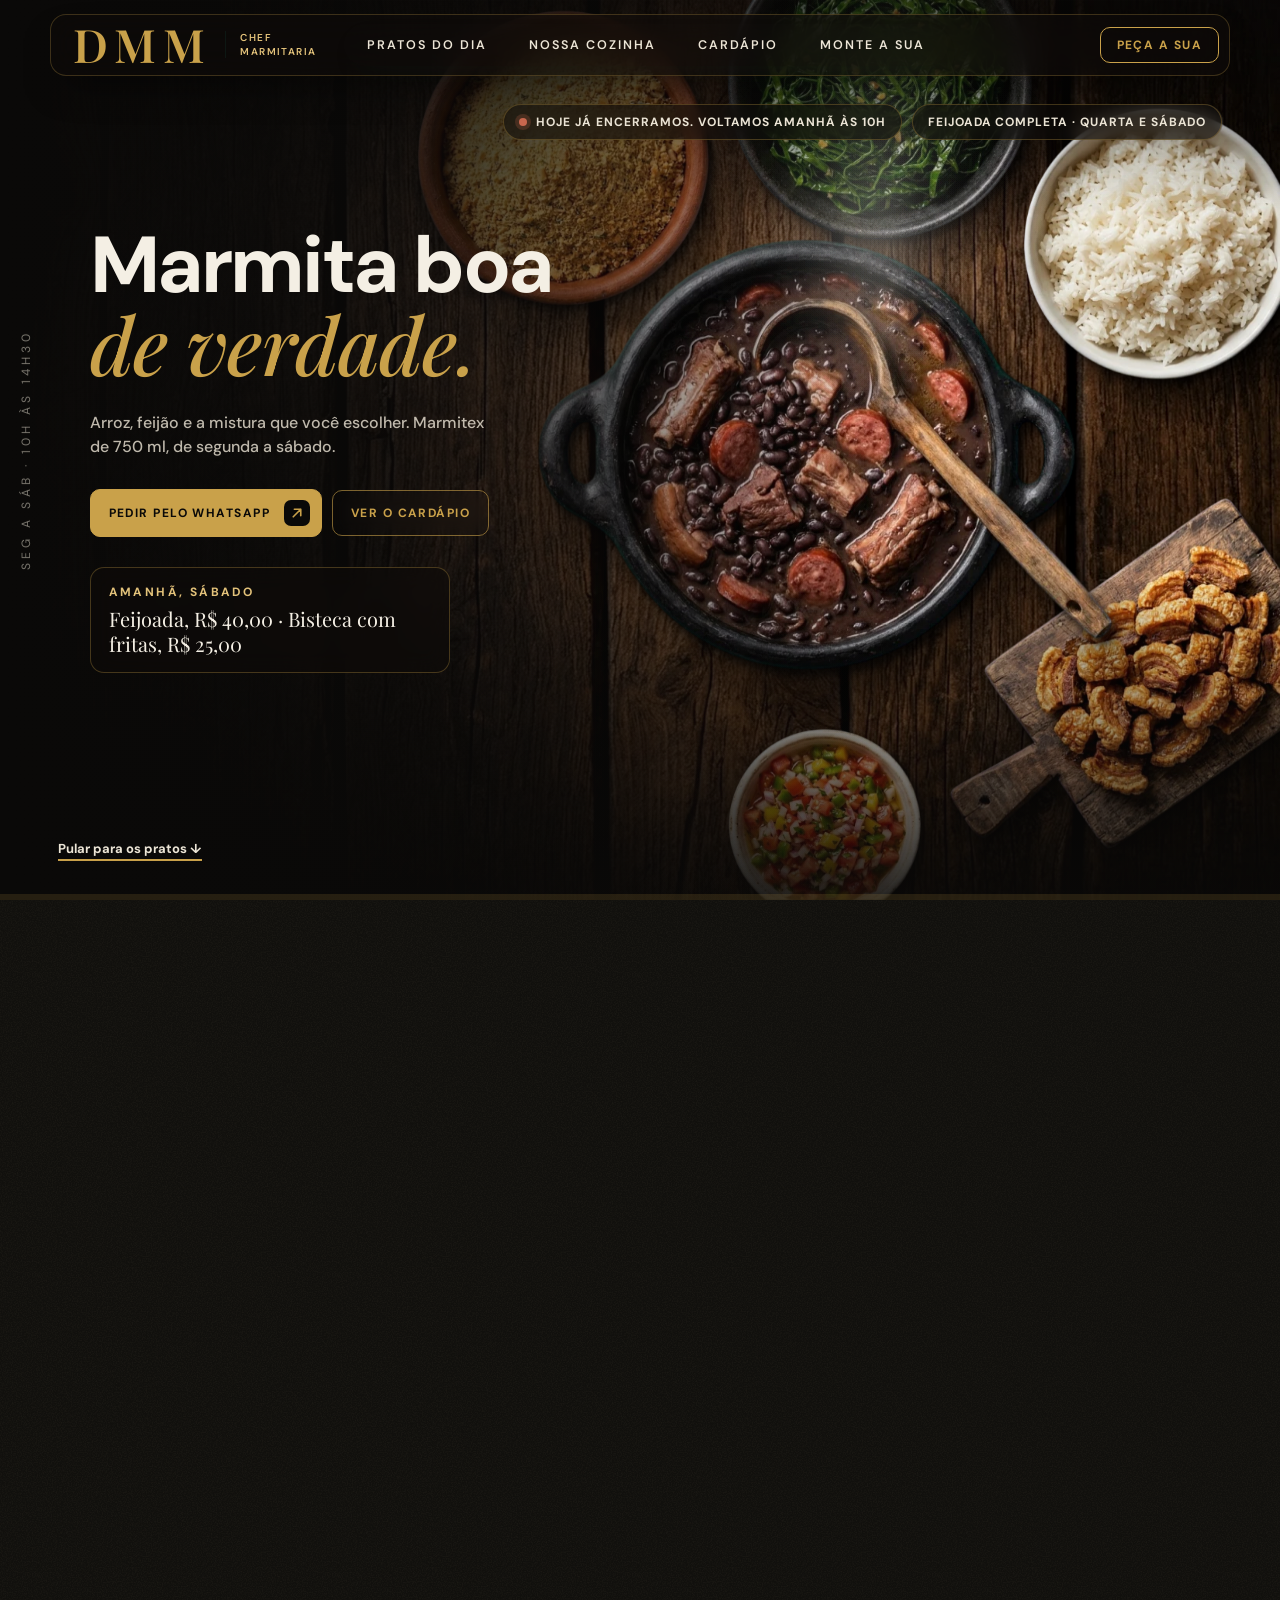
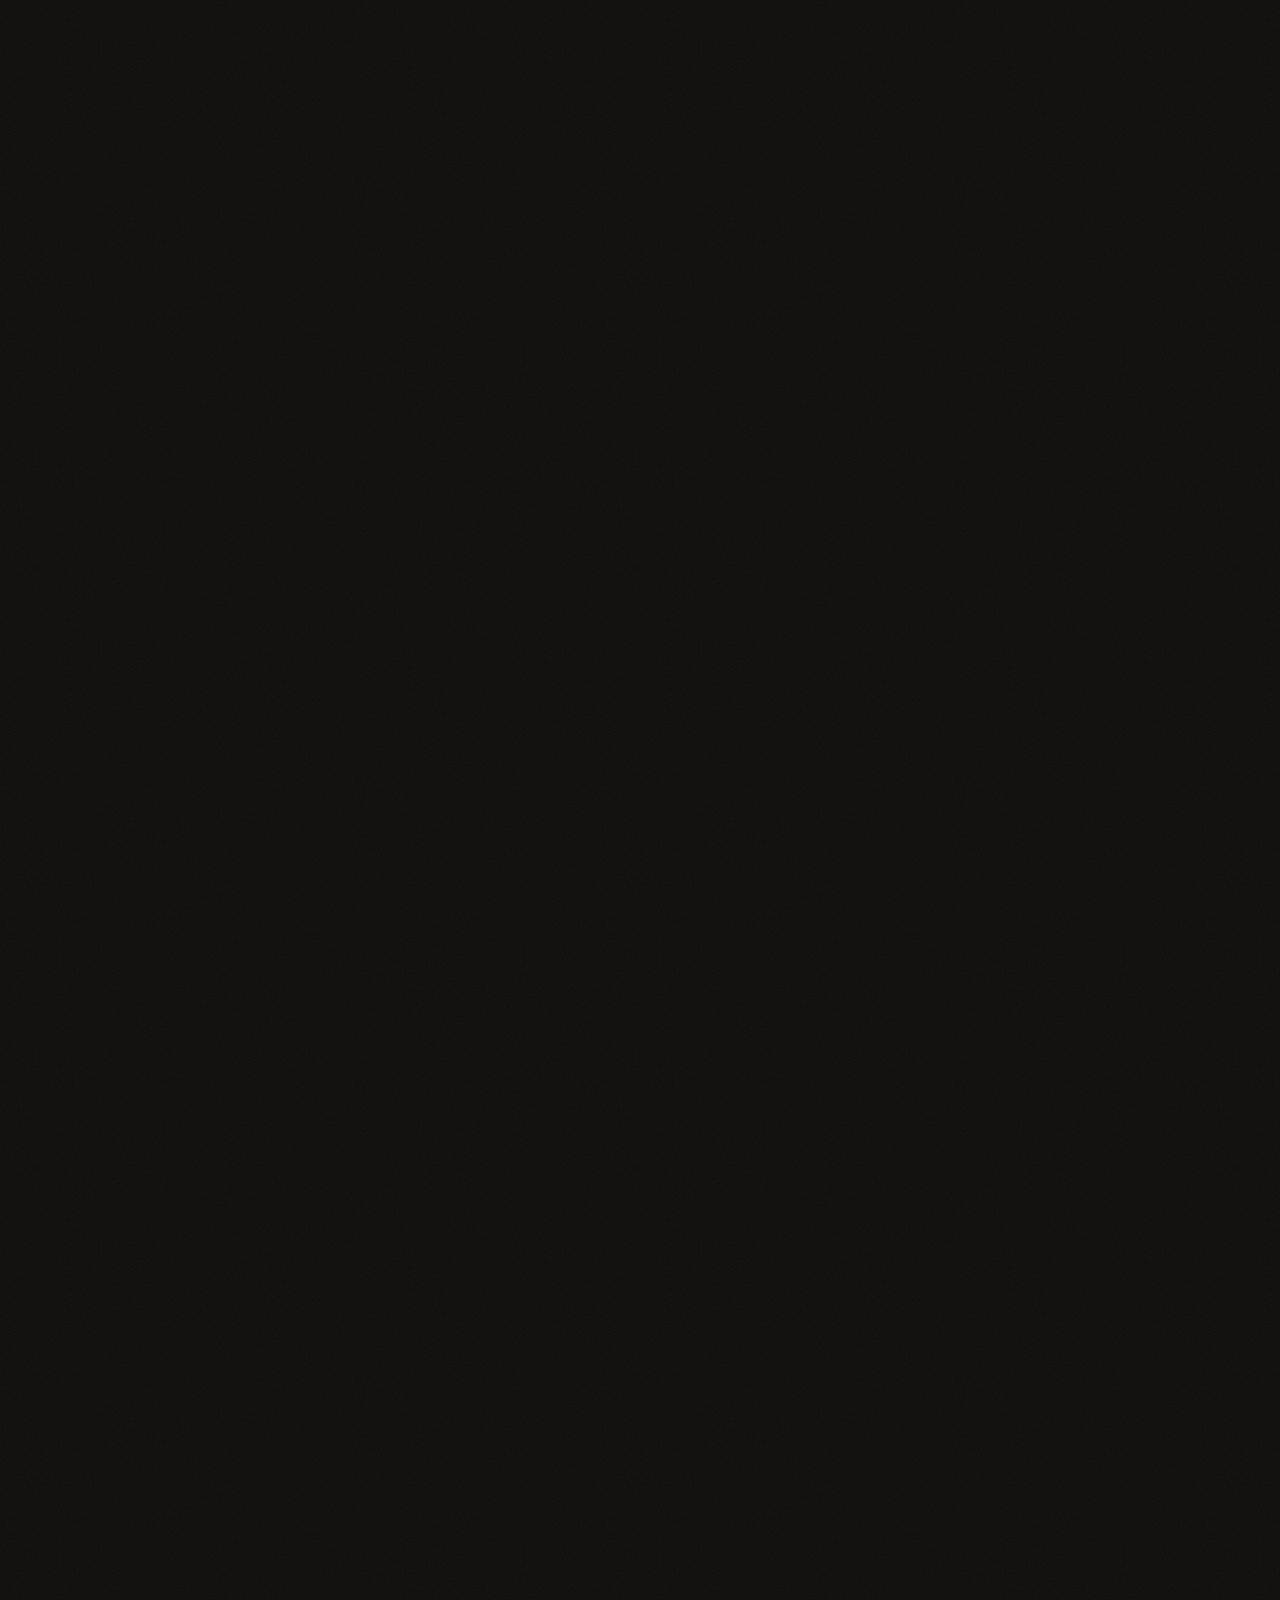
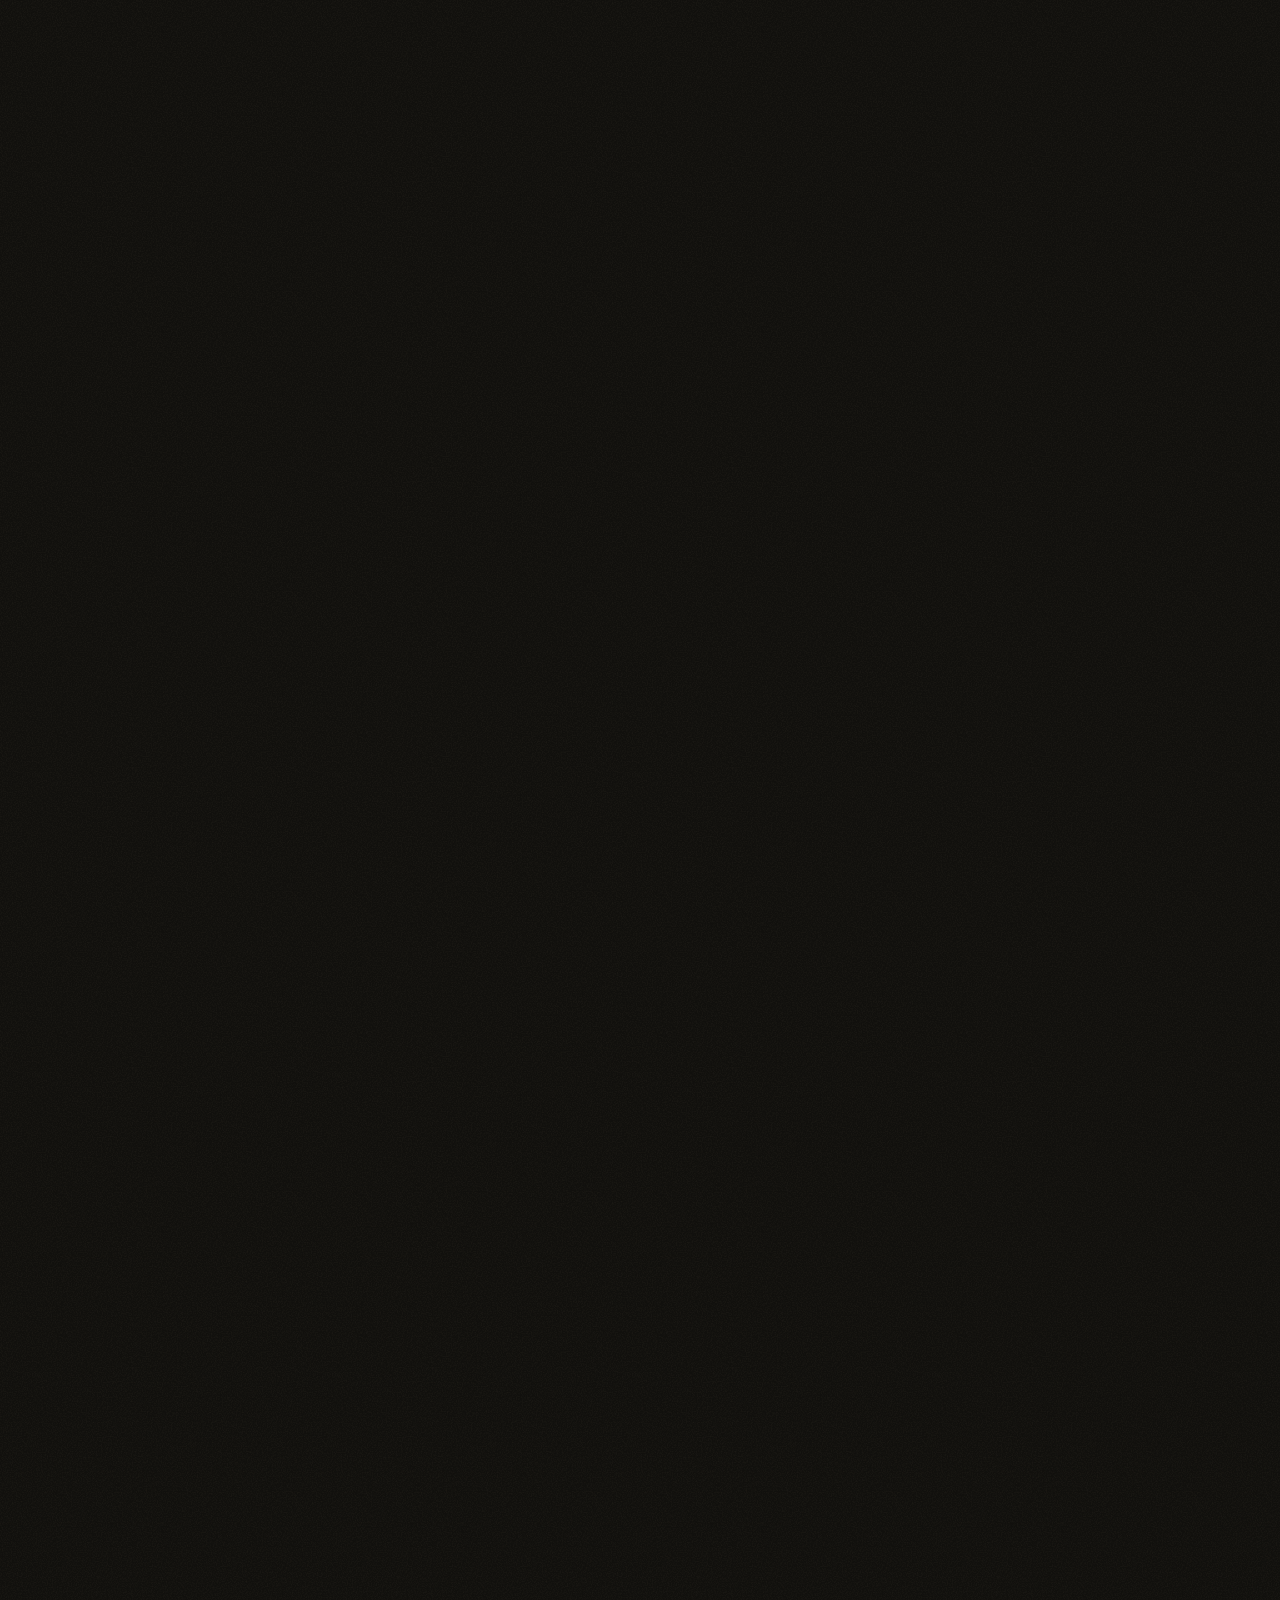
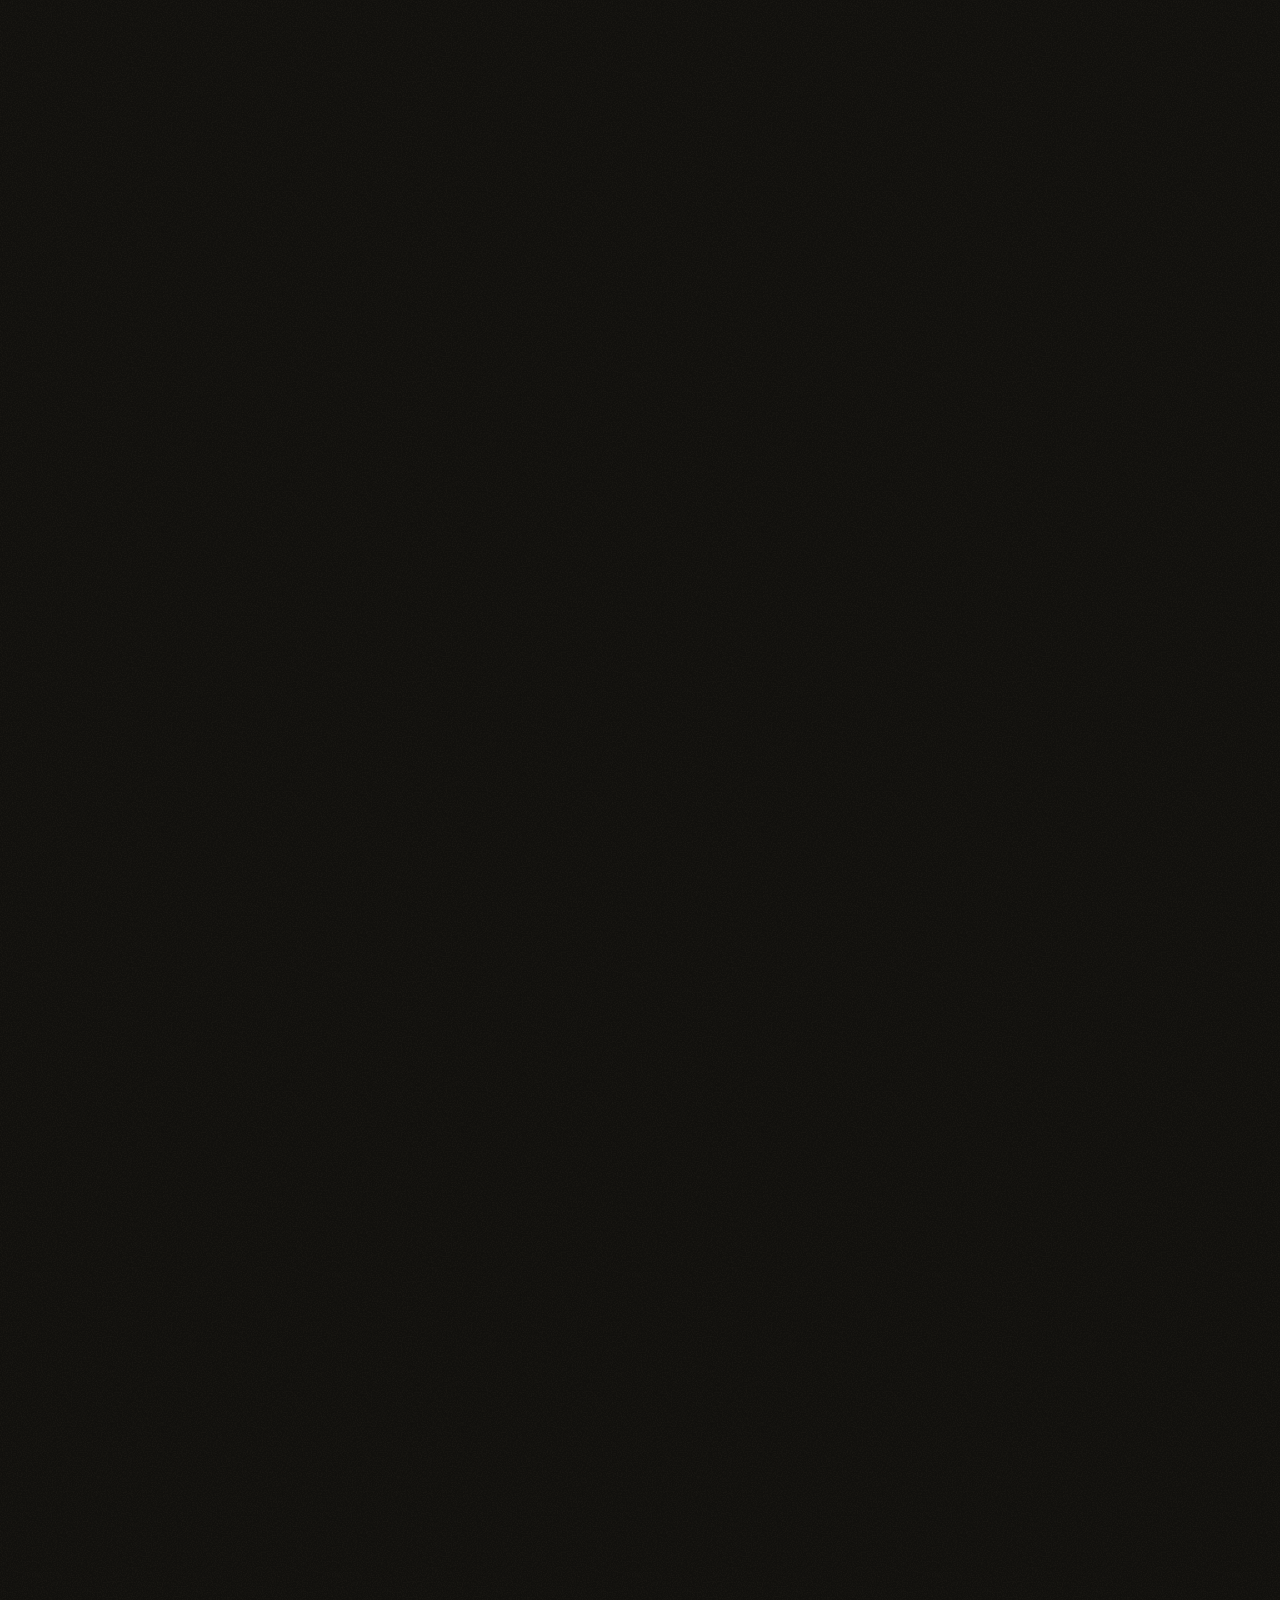
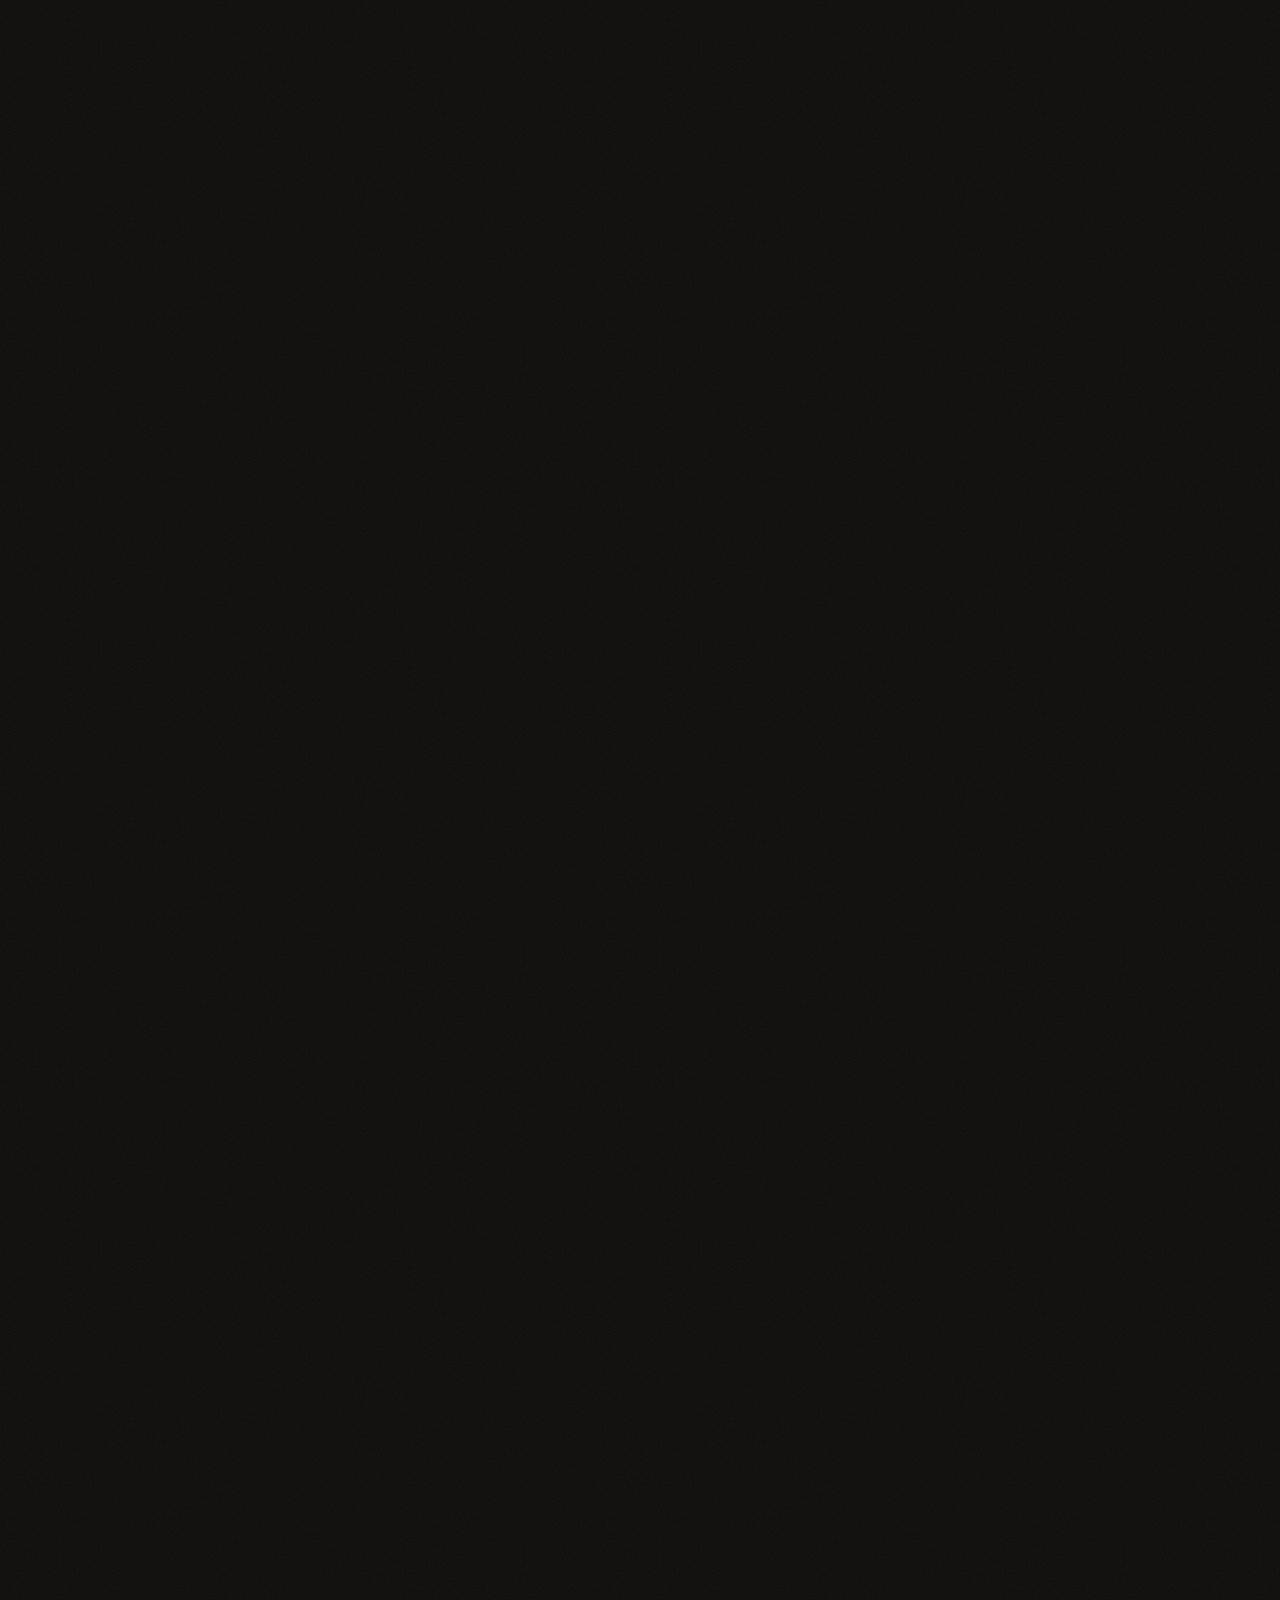
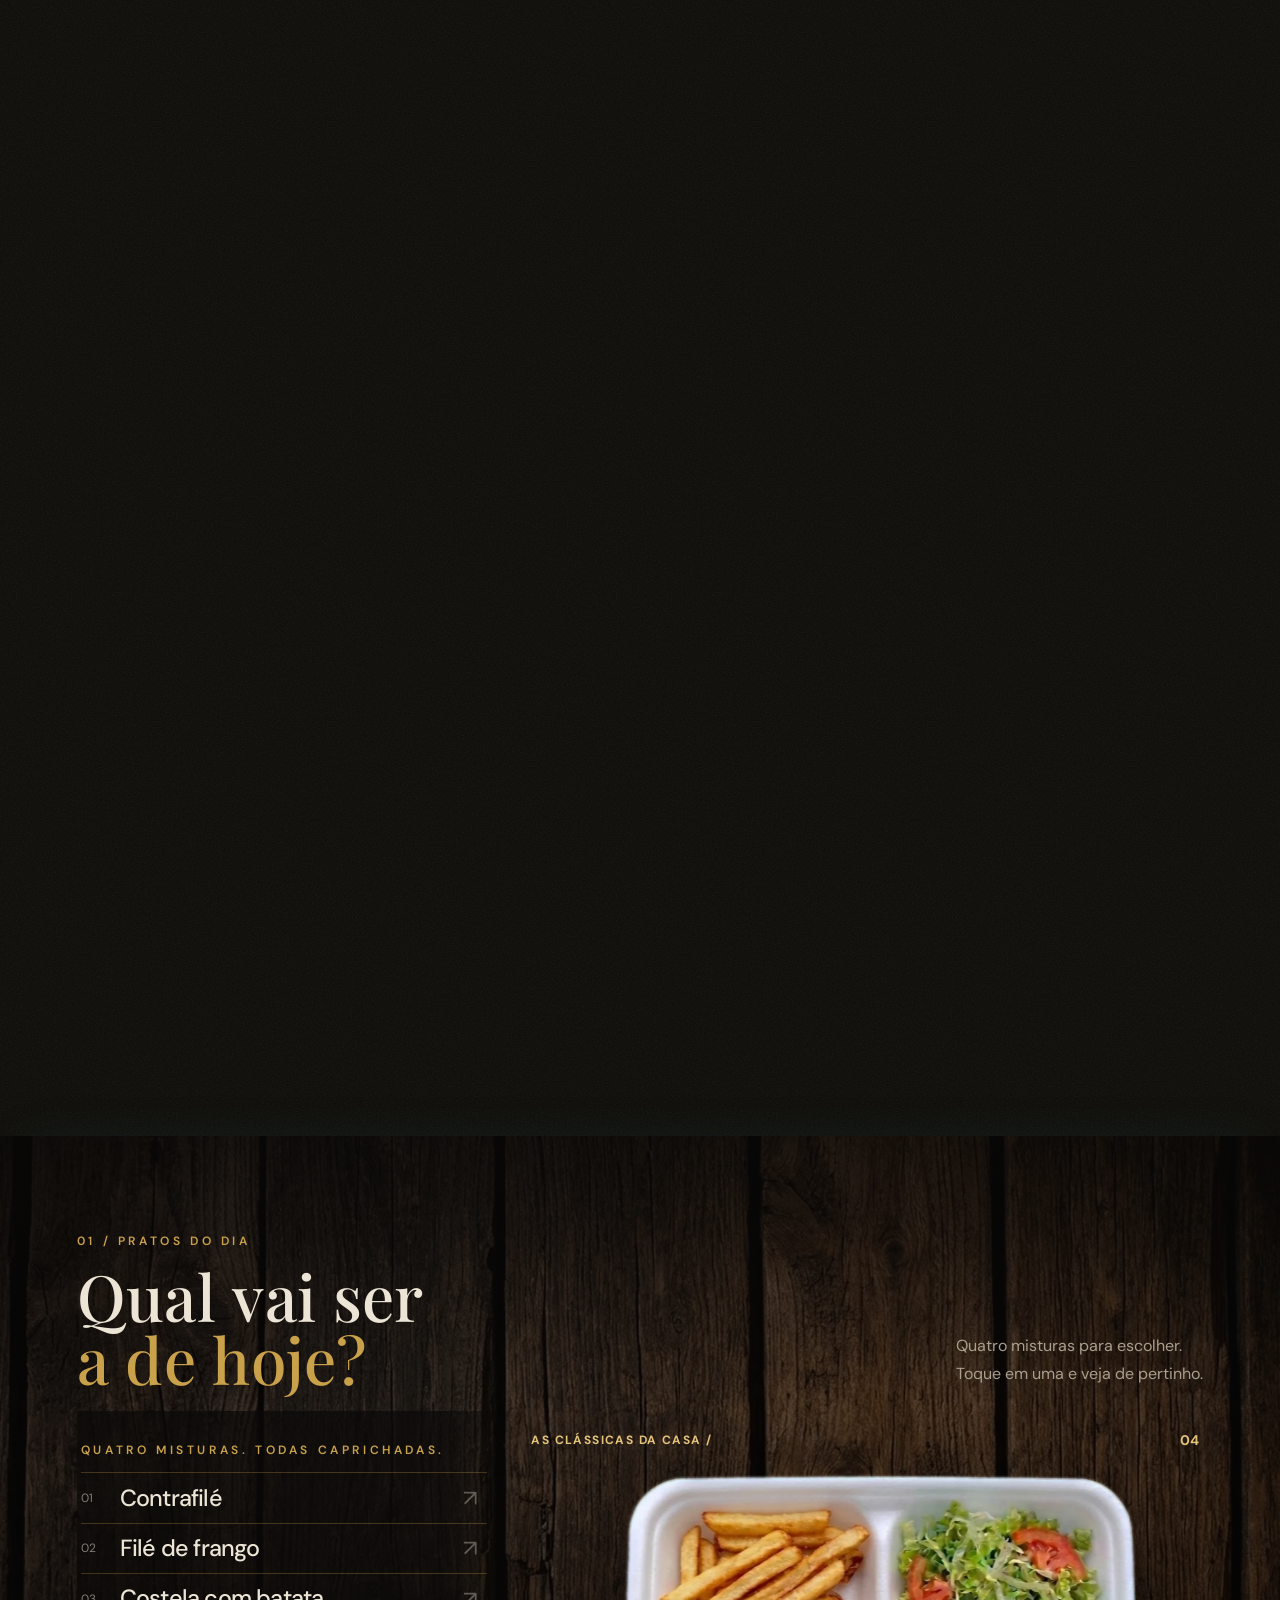
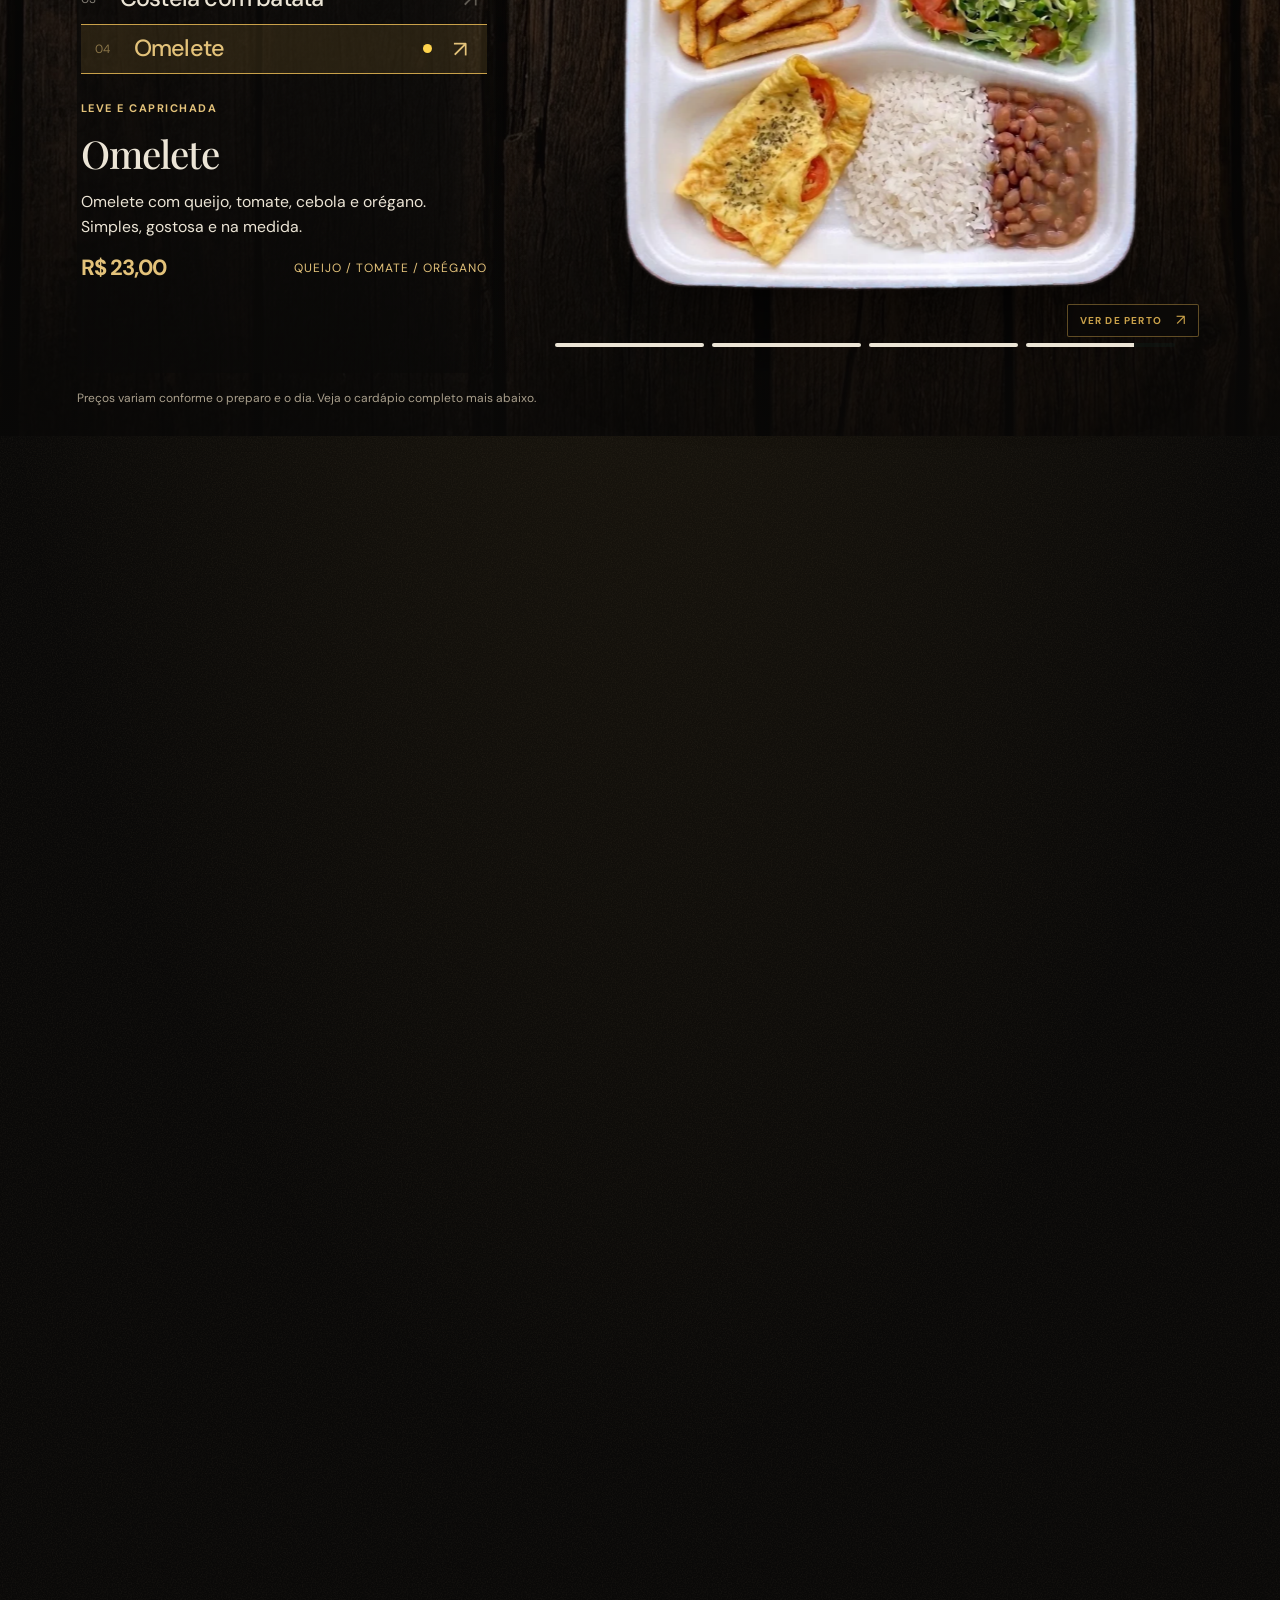
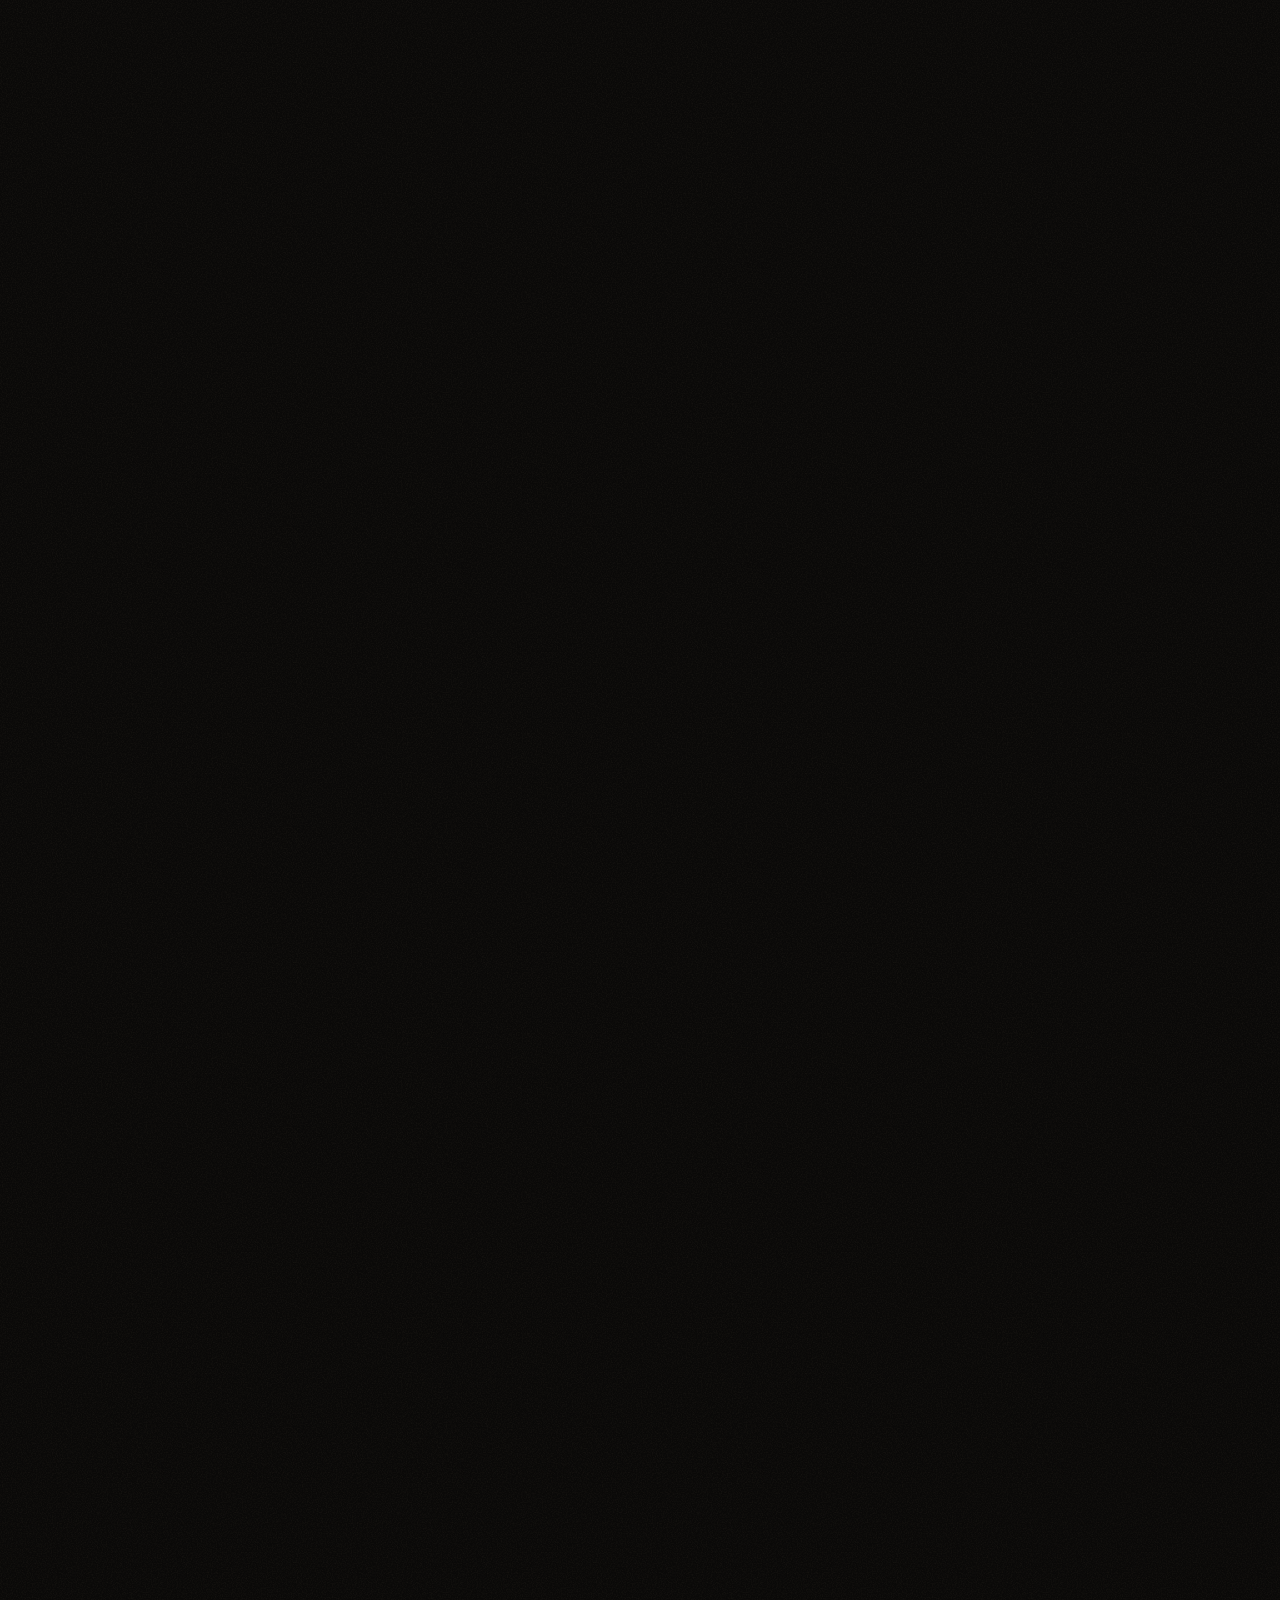
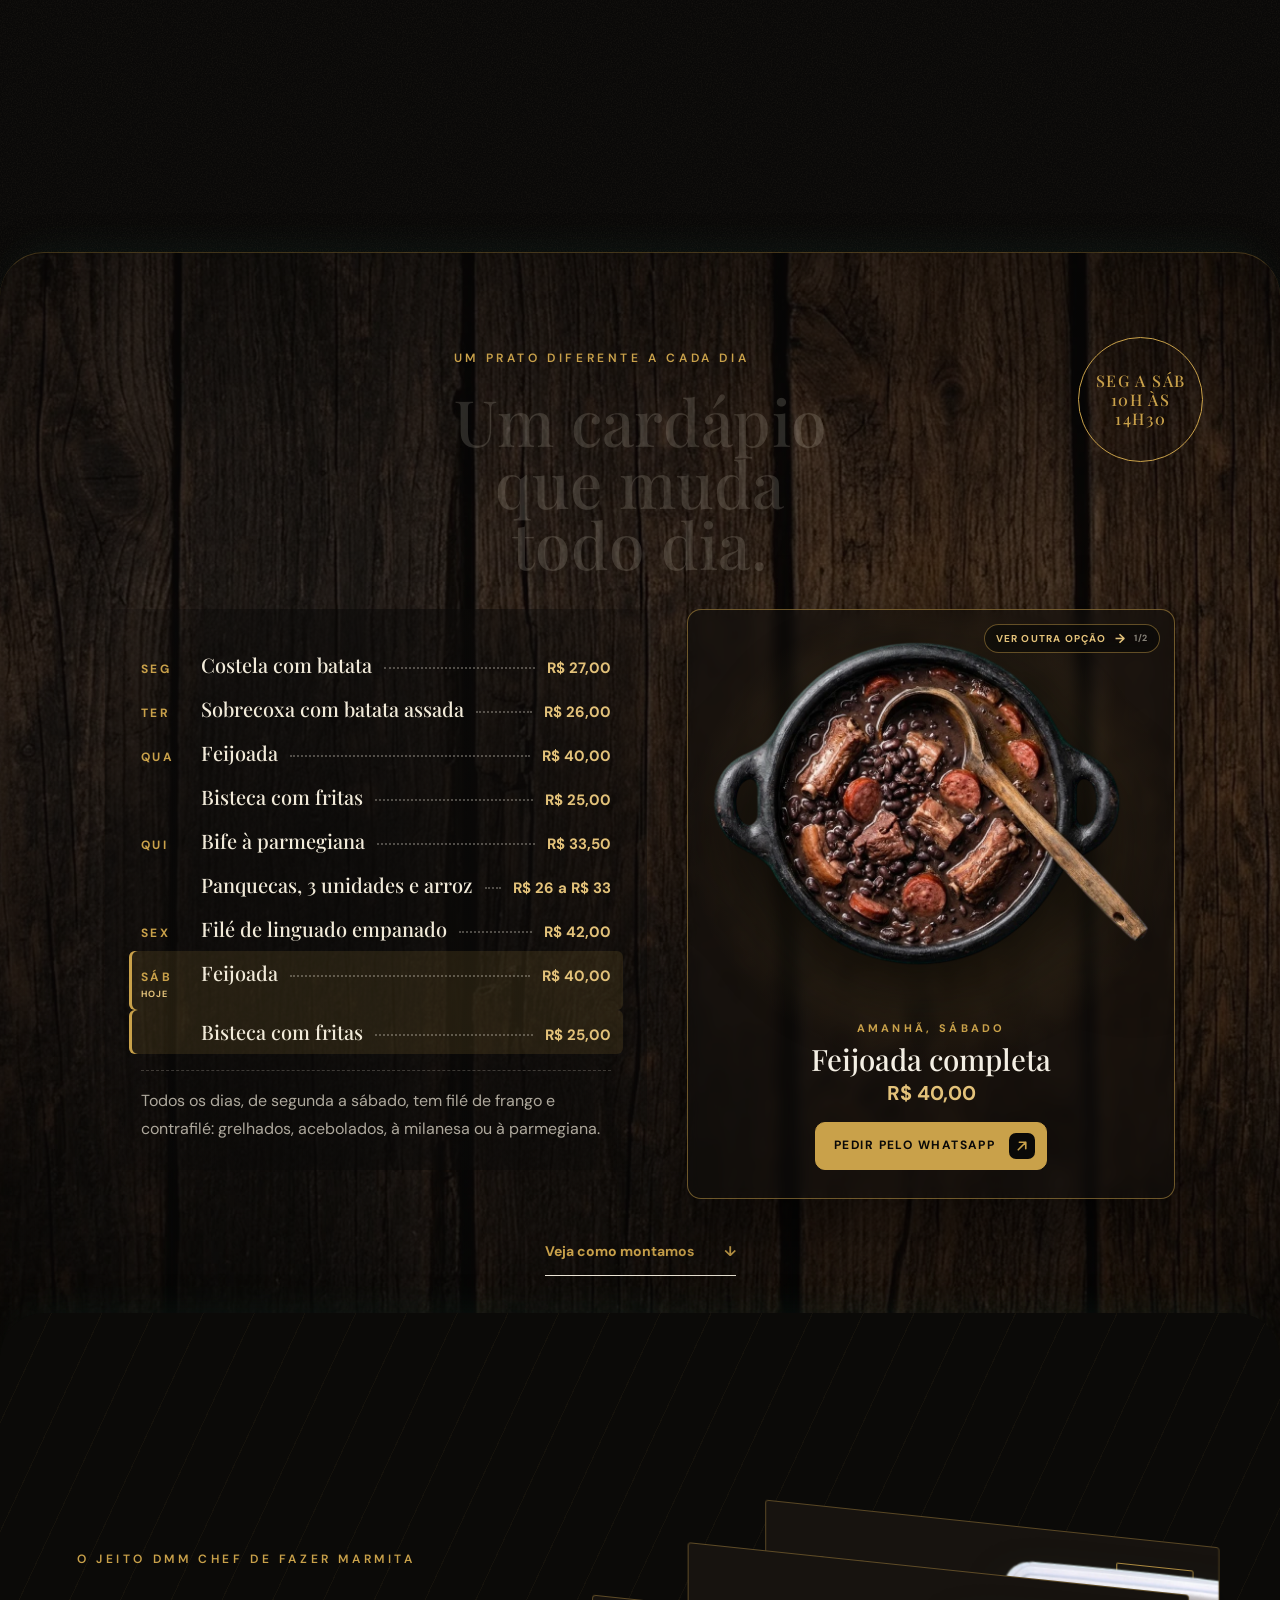
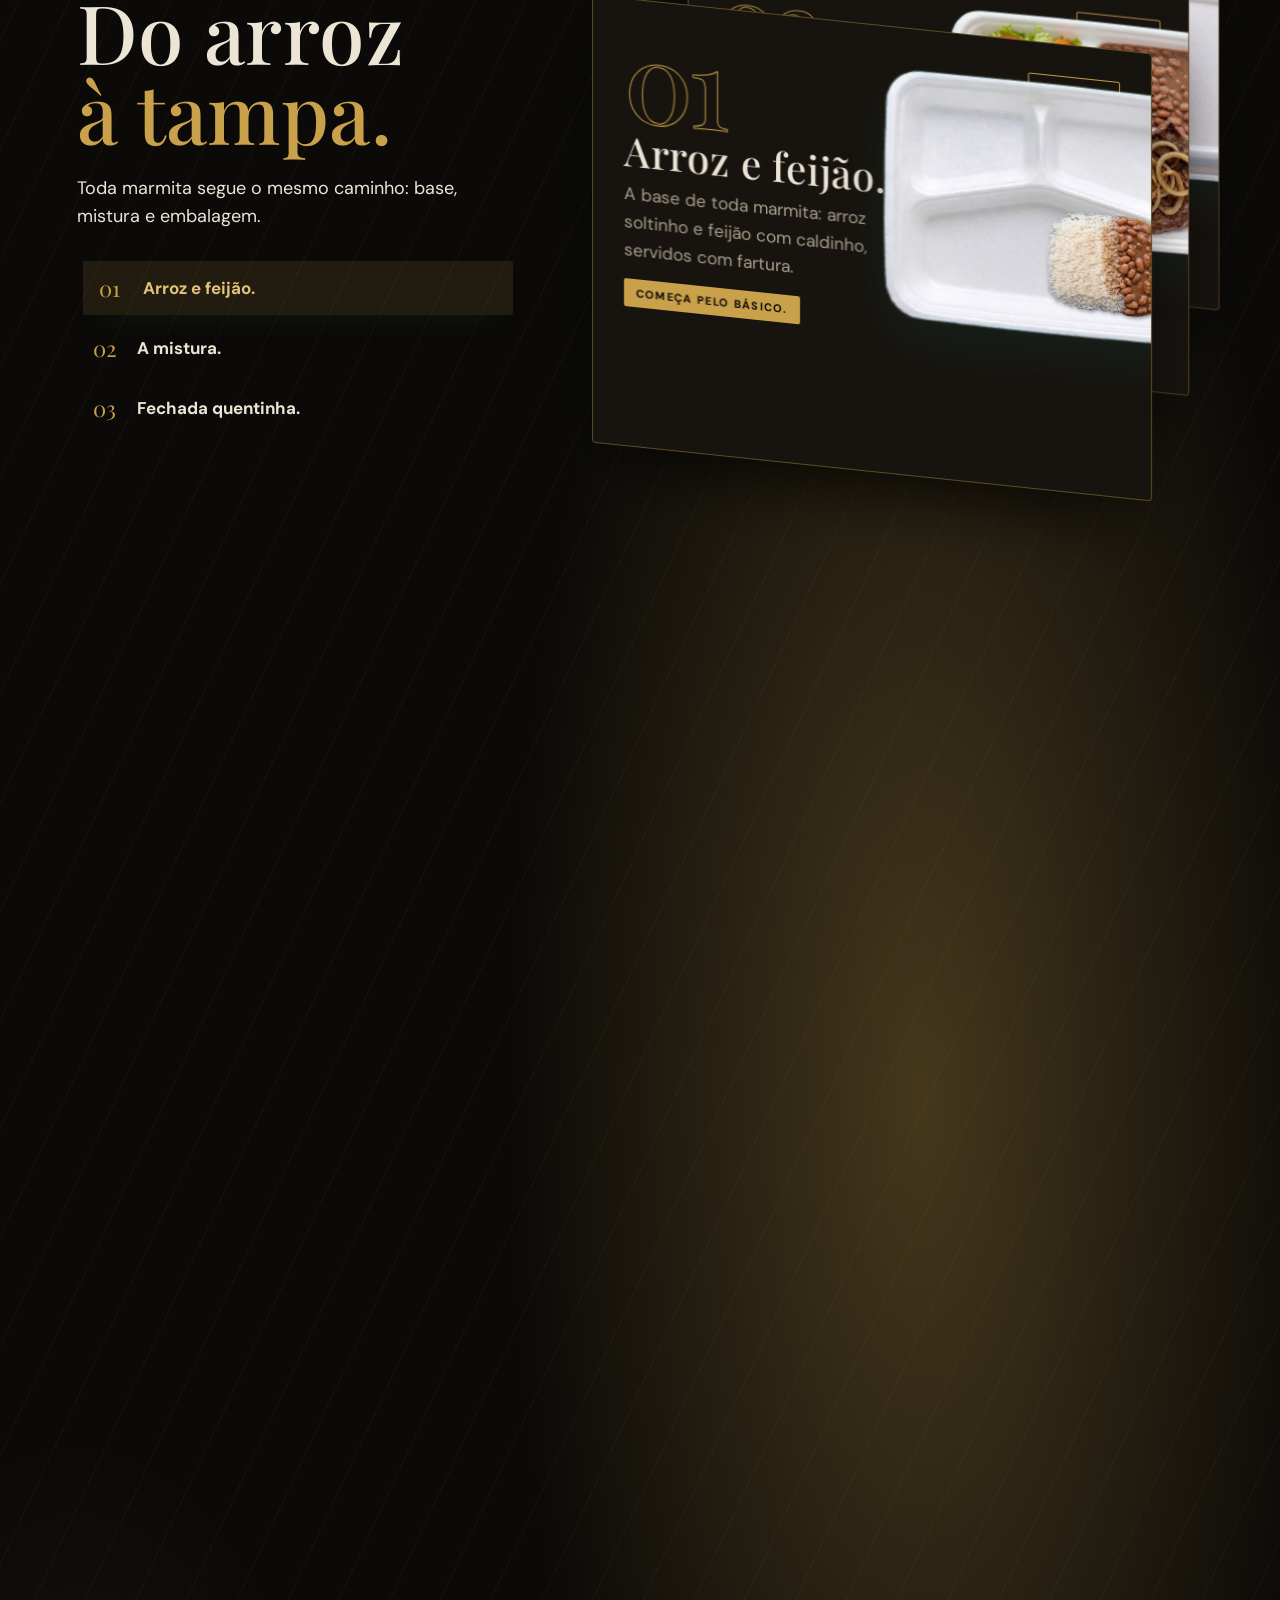
<file: index.html>
<!doctype html>
<html lang="pt-BR">
<head><meta charset="utf-8">
<meta name="viewport" content="width=device-width, initial-scale=1">
<meta name="theme-color" content="#0a0908">
<meta name="description" content="DMM Chef: marmitas caseiras em marmitex de 750 ml, de segunda a sábado, das 10h às 14h30. Monte a sua com arroz, feijão e a mistura que você escolher.">
<title>DMM Chef: marmitaria caseira, de segunda a sábado</title>
<link rel="icon" href="img/favicon.png" type="image/png">
<style>@font-face {
font-family: 'DM Sans';
font-style: normal;
font-weight: 400;
font-display: swap;
src: url(fonts/asset-01.woff) format('woff');
}
@font-face {
font-family: 'DM Sans';
font-style: normal;
font-weight: 500;
font-display: swap;
src: url(fonts/asset-02.woff) format('woff');
}
@font-face {
font-family: 'DM Sans';
font-style: normal;
font-weight: 600;
font-display: swap;
src: url(fonts/asset-03.woff) format('woff');
}
@font-face {
font-family: 'DM Sans';
font-style: normal;
font-weight: 700;
font-display: swap;
src: url(fonts/asset-04.woff) format('woff');
}
</style>
<style>:root{--pink:#ff8a4c;--hot:#d92f14;--yellow:#ffdf49;--green:#136b3a;--blue:#9fd8c5;--cream:#fff8e7;--ink:#3a1b10;--font:'DM Sans',Arial,sans-serif;--display:'Lilita One','Arial Rounded MT Bold',sans-serif}
*{box-sizing:border-box}html{scroll-behavior:smooth;scroll-padding-top:110px}body{margin:0;background:var(--pink);color:var(--ink);font-family:var(--font);font-size:16px;-webkit-font-smoothing:antialiased}button,a{-webkit-tap-highlight-color:transparent}button,a,summary{touch-action:manipulation}button{font:inherit;color:inherit;cursor:pointer}a{color:inherit;text-decoration:none}button{border:0}button:focus-visible,a:focus-visible,summary:focus-visible{outline:3px solid var(--ink);outline-offset:6px}::selection{background:var(--yellow);color:var(--ink)}[hidden]{display:none!important}.skip-link{position:fixed;left:20px;top:12px;z-index:100;background:var(--cream);padding:15px;transform:translateY(-180%)}.skip-link:focus{transform:none}
#header{position:fixed;top:0;left:0;width:100%;height:106px;padding:22px 4.5%;display:flex;align-items:center;justify-content:space-between;gap:25px;z-index:30;transition:background .2s,box-shadow .2s}#header.solid{background:var(--cream);box-shadow:0 1px var(--ink)}.brand{display:flex;flex-direction:column;align-items:flex-start;flex-shrink:0}.brand strong{font-family:var(--display);font-size:60px;line-height:.85;letter-spacing:-3px;transform:rotate(-5deg);color:var(--green)}.brand span{font-size:10px;font-weight:800;letter-spacing:.7px;margin-top:10px}nav{display:flex;gap:29px;font-weight:700;font-size:14px}nav a{padding:12px 0;border-bottom:2px solid transparent}nav a:hover{border-color:currentColor}.button{display:inline-flex;align-items:center;justify-content:center;gap:30px;border:2px solid var(--ink);border-radius:50px;background:var(--green);color:var(--cream);padding:17px 25px;font-size:15px;font-weight:800;line-height:1.2;box-shadow:4px 5px 0 var(--ink);transition:transform .2s,box-shadow .2s}.button span{font-size:25px;line-height:.6}.button:hover{transform:translate(3px,3px);box-shadow:1px 2px 0 var(--ink)}.header-button{background:var(--yellow);color:var(--ink);padding:15px 21px;font-size:14px;gap:18px;box-shadow:3px 3px 0 var(--ink)}
#story{height:630vh;height:630svh;position:relative}#stage{height:100vh;height:100svh;position:sticky;top:0;overflow:hidden;background:var(--pink)}#webgl{position:absolute;inset:0;width:100%;height:100%;z-index:1;pointer-events:none}.stage-word{position:absolute;left:40%;top:21%;font-family:var(--display);color:#ff6a3a;font-size:clamp(200px,29vw,530px);line-height:1;letter-spacing:-.065em;transform:rotate(-12deg);opacity:.4;user-select:none}.chapter{position:absolute;inset:0;z-index:3;opacity:0;pointer-events:none}.chapter.active{pointer-events:auto}.copy{position:absolute;left:7%;top:22%;width:43%;max-width:680px}.eyebrow{font-size:12px;font-weight:800;letter-spacing:1.5px;line-height:1.6;margin:0 0 22px;display:flex;align-items:center;gap:10px}.eyebrow i{height:9px;width:9px;border-radius:50%;background:var(--green);box-shadow:0 0 0 4px #136b3a15}h1,h2,h3,p{margin-top:0}h1,h2,h3{font-family:var(--display);font-weight:400}h1{font-size:clamp(76px,9.4vw,150px);line-height:.8;letter-spacing:-.04em;margin:24px 0 26px;transform:rotate(-4deg);transform-origin:left center}h1 em{color:var(--cream);text-shadow:3px 3px 0 var(--ink);-webkit-text-stroke:1px var(--ink)}em{font-style:normal}h2{font-size:clamp(44px,5.3vw,86px);line-height:.98;letter-spacing:-.035em;margin-bottom:27px}.description{font-size:18px;line-height:1.5;margin-bottom:24px;max-width:420px}.happy-stamp{position:absolute;right:6%;top:21%;height:130px;width:130px;display:flex;align-items:center;justify-content:center;flex-direction:column;gap:6px;background:var(--yellow);border:2px solid var(--ink);border-radius:50%;transform:rotate(14deg);box-shadow:5px 6px 0 var(--ink)}.happy-stamp span{font-size:10px;font-weight:900;letter-spacing:1px}.happy-stamp b{font-family:var(--display);font-size:45px;line-height:1}.hero-caption{position:absolute;left:60%;bottom:14%;display:flex;flex-direction:column;align-items:center;gap:7px;transform:rotate(-5deg)}.hero-caption b{font-family:var(--display);font-size:32px}.hero-caption>span:last-child{font-size:13px}.tiny-label{font-size:10px;letter-spacing:1.8px;font-weight:800}.flavor-heading{position:absolute;top:16%;left:7%;font-family:var(--display);font-size:clamp(38px,5.5vw,78px);line-height:1}.flavor-heading em{color:var(--cream);text-shadow:2px 2px 0 var(--ink)}.flavor-copy{position:absolute;bottom:13%;left:15%;right:15%;text-align:center}.flavor-copy .eyebrow{justify-content:center;margin:0 0 8px;font-size:11px}.flavor-copy .eyebrow span{margin-left:12px;opacity:.65}.flavor-copy h2{font-size:54px;margin-bottom:8px}.flavor-copy>p:not(.eyebrow){margin-bottom:18px;font-size:15px}.flavor-controls{display:flex;align-items:center;justify-content:center;gap:9px}.flavor-controls button{display:flex;align-items:center;justify-content:center;gap:8px;border:2px solid transparent;background:#fff8e74d;border-radius:30px;padding:11px 18px;font-size:14px;font-weight:800;min-height:44px;transition:background .2s,box-shadow .2s}.flavor-controls button[aria-pressed=true]{background:var(--cream);border-color:var(--ink);box-shadow:3px 3px 0 var(--ink)}.flavor-controls button:hover{background:var(--cream)}.flavor-controls i{width:12px;height:12px;border-radius:50%;background:var(--swatch);border:1px solid #3a1b1055}.process-chapter .copy,.finish-chapter .copy{top:31%}.process-chapter em{color:var(--cream);text-shadow:2px 2px var(--ink)}.finish-chapter em{color:var(--green)}.small-note{font-size:11px;letter-spacing:1px;font-weight:800;display:block;margin-top:35px}.story-footer{position:absolute;z-index:5;bottom:25px;left:4.5%;right:4.5%;display:flex;justify-content:space-between;align-items:center;gap:15px}.scroll-cue{display:flex;gap:12px;align-items:center;font-size:12px;font-weight:700}.scroll-cue>span{display:flex;align-items:center;justify-content:center;border:1px solid currentColor;border-radius:50%;height:31px;width:31px;font-size:17px}.chapter-nav{display:flex;align-items:center;gap:4px}.chapter-nav button{width:23px;height:32px;padding:0;background:none;position:relative}.chapter-nav button:before{content:'';position:absolute;inset:12px 7px;border:1.5px solid currentColor;border-radius:50%}.chapter-nav button[aria-current]:before{background:var(--ink)}.chapter-nav>span{font-size:10px;font-weight:800;letter-spacing:.8px;margin-left:10px;min-width:165px}.motion-toggle{background:none;font-size:11px;font-weight:700;padding:10px 2px;display:flex;gap:9px;align-items:center;min-height:44px}.progress-track{position:absolute;bottom:0;height:4px;width:100%;background:#3a1b1010;z-index:5}.progress-track i{display:block;transform:scaleX(0);transform-origin:left;height:100%;background:var(--green)}#error{position:absolute;right:6%;top:48%;width:36%;border:2px solid var(--ink);background:var(--cream);padding:25px;z-index:4;font-size:16px;line-height:1.6}#error a{display:block;text-decoration:underline;font-weight:700}.no-webgl #story{height:100svh}.no-webgl .motion-toggle,.no-webgl .chapter-nav{display:none}
.content{position:relative;z-index:10;background:var(--cream)}.ticker{overflow:hidden;background:var(--green);color:var(--yellow);padding:20px 0;border-block:2px solid var(--ink)}.ticker>div{display:flex;align-items:center;gap:45px;width:max-content;animation:ticker 28s linear infinite}.ticker span{font-family:var(--display);font-size:32px;white-space:nowrap}.ticker b{font-size:40px;line-height:1;font-weight:400}@keyframes ticker{to{transform:translateX(-50%)}}.section{padding:105px 6.5%}.section-heading{display:flex;justify-content:space-between;align-items:flex-end;gap:40px;margin-bottom:48px}.section-heading h2{margin:0}.section-heading>p{font-size:16px;line-height:1.7;max-width:370px;margin-bottom:3px}.collection .section-heading em{color:var(--hot)}.gallery{display:grid;grid-template-columns:repeat(4,minmax(0,1fr));gap:20px}.product{margin:0;min-width:0}.product-image{position:relative;aspect-ratio:1/1.07;background:#ffd0a8;border:2px solid var(--ink);border-radius:110px 110px 18px 18px;overflow:hidden}.product img{width:100%;height:100%;object-fit:cover;position:absolute;inset:0;transition:transform .45s}.product:hover img{transform:rotate(-5deg) scale(1.055)}.product-tag{position:absolute;top:28px;left:0;right:0;text-align:center;z-index:2;font-size:10px;font-weight:800;letter-spacing:1px}.product-number{position:absolute;bottom:17px;left:18px;font-family:var(--display);font-size:25px;opacity:.5}.product.chocolate .product-image{background:var(--blue)}.product.pistachio .product-image{background:#bfe3a0}.product.original .product-image{background:var(--yellow)}figcaption{padding:22px 3px 0}figcaption h3{font-size:29px;letter-spacing:-.03em;margin-bottom:8px}figcaption p{font-size:13px;min-height:36px;line-height:1.45;margin-bottom:13px}.product-bottom{border-top:1px solid #3a1b1030;display:flex;align-items:center;justify-content:space-between;padding-top:12px;font-weight:800}.product-bottom button{border:1.5px solid var(--ink);background:var(--cream);border-radius:50%;width:44px;height:44px;font-size:26px;transition:background .2s,transform .2s}.product-bottom button:hover{background:var(--yellow);transform:rotate(45deg)}.menu-note{font-size:12px;line-height:1.6;opacity:.72;margin:28px 0 0}.manifesto{display:grid;grid-template-columns:1.15fr 1fr;gap:12%;background:var(--yellow);border-block:2px solid var(--ink)}.manifesto h2{font-size:clamp(50px,6.5vw,99px);line-height:.99;margin:0}.manifesto h2 em{color:var(--hot)}.manifesto-right{padding:10px 0 0}.round-note{font-family:var(--display);font-size:20px;text-align:center;width:140px;height:140px;border:2px solid var(--ink);border-radius:50%;background:var(--pink);display:flex;align-items:center;justify-content:center;transform:rotate(12deg);margin:0 0 35px auto;box-shadow:5px 5px var(--ink)}.manifesto .lead{font-size:25px;font-weight:700;line-height:1.25}.manifesto p:not(.eyebrow){line-height:1.7}.text-link{display:inline-flex;gap:30px;border-bottom:2px solid var(--ink);font-size:15px;font-weight:800;padding:15px 0}.method-section{background:var(--blue)}.method-section .section-heading{align-items:flex-start}.method-section h2{max-width:650px}.method-section h2 em{color:var(--green)}.method{display:grid;grid-template-columns:repeat(3,1fr);gap:45px}.method article{border-top:2px solid var(--ink);padding-top:25px}.number{font-family:var(--display);font-size:63px;color:var(--cream);text-shadow:2px 2px var(--ink)}.method h3{font-size:29px;margin:24px 0 16px;line-height:1.1}.method p{line-height:1.75;font-size:15px}.method strong{font-size:12px;text-transform:uppercase;letter-spacing:.6px}.menu-section{background:var(--green);color:var(--cream);border-block:2px solid var(--ink)}.menu-section h2 em{color:var(--yellow)}.menu-stamp{font-family:var(--display);font-size:44px;line-height:1;background:var(--pink);color:var(--ink);padding:30px;border-radius:24px;transform:rotate(9deg);box-shadow:6px 6px var(--ink)}.menu{display:grid;grid-template-columns:1fr 1fr;gap:11%}.menu h3{font-size:28px;color:var(--yellow);margin:20px 0}.menu-row{padding:20px 0;display:flex;justify-content:space-between;gap:22px;border-bottom:1px solid #fff8e74d;font-weight:700}.menu-row small{display:block;font-size:13px;font-weight:400;opacity:.7;margin-top:8px}.menu-row b{white-space:nowrap;font-size:17px}.menu-section .menu-note{max-width:740px}.ritual{display:grid;grid-template-columns:1fr 1fr;gap:9%;align-items:center}.ritual-visual{position:relative;background:var(--pink);border:2px solid var(--ink);border-radius:40% 40% 24px 24px;aspect-ratio:.9;overflow:hidden}.ritual-visual img{position:absolute;inset:0;width:100%;height:100%;object-fit:cover}.ritual-note{position:absolute;left:22px;bottom:28px;font-family:var(--display);font-size:30px;transform:rotate(-7deg)}.ritual h2 em{color:var(--hot)}.ritual p:not(.eyebrow){font-size:16px;line-height:1.75;max-width:470px}.ritual .button{margin-top:15px}.faq-section{display:grid;grid-template-columns:1fr 1.4fr;gap:10%;padding-top:30px}.faq-section h2 em{color:var(--green)}details{border-bottom:1.5px solid #3a1b1040}summary{font-weight:700;font-size:16px;padding:23px 35px 23px 0;list-style:none;cursor:pointer;position:relative}summary::-webkit-details-marker{display:none}summary:after{content:'+';position:absolute;right:0;top:19px;font-size:26px;font-weight:400}details[open] summary:after{content:'−'}details p{font-size:15px;line-height:1.75;padding-right:25px}.closing{position:relative;text-align:center;overflow:hidden;background:var(--hot);padding:100px 30px;border-block:2px solid var(--ink)}.closing .eyebrow{justify-content:center}.closing h2{font-size:clamp(60px,10vw,150px);line-height:.94;transform:rotate(-4deg);margin:35px 0;color:var(--cream);text-shadow:4px 4px 0 var(--ink)}.closing h2 em{color:var(--yellow)}.closing p:not(.eyebrow){font-size:18px;line-height:1.6}.closing .button{background:var(--yellow);color:var(--ink);margin-top:10px}.closing-star{position:absolute;right:6%;top:80px;font-size:160px;line-height:1;color:var(--yellow);transform:rotate(15deg)}footer{background:var(--yellow);padding:62px 6.5% 25px}.footer-top{display:flex;justify-content:space-between;gap:30px;align-items:center;margin-bottom:55px}.footer-top>p{line-height:1.6;font-size:14px;margin:0}.footer-top>div{display:flex;flex-direction:column;gap:15px;font-size:14px;font-weight:700}.back-top{border:2px solid var(--ink);border-radius:50%;height:55px;width:55px;display:grid;place-items:center;font-size:28px}.footer-bottom{border-top:1px solid #3a1b1040;padding-top:23px;display:flex;justify-content:space-between;font-size:11px;gap:20px}dialog{width:min(540px,calc(100% - 36px));max-height:calc(100svh - 36px);border:2px solid var(--ink);border-radius:28px;background:var(--yellow);color:var(--ink);padding:45px;box-shadow:9px 10px var(--ink)}dialog::backdrop{background:#3a1b1077;backdrop-filter:blur(7px)}dialog h2{font-size:55px}dialog h2 em{color:var(--hot)}dialog p{font-size:16px;line-height:1.7}dialog .eyebrow{font-size:12px}dialog .close{position:absolute;top:15px;right:15px;border:1px solid var(--ink);border-radius:50%;height:35px;width:35px;font-size:26px;line-height:1;background:var(--cream)}.box-price{display:flex;justify-content:space-between;padding:17px 0;border-block:1px solid #3a1b1033;font-weight:700;margin:20px 0}.box-price strong{font-family:var(--display);font-size:30px}dialog .dialog-note{font-size:13px}dialog .button{width:100%;font-size:14px}
@media(min-width:1500px){.copy{top:25%}.hero h1{font-size:160px}.section{padding-inline:max(7%,calc((100vw - 1400px)/2))}}
@media(max-height:750px) and (min-width:801px){#header{height:88px;padding-block:15px}.copy{top:21%}h1{font-size:clamp(70px,8vw,115px);margin:18px 0}.hero .eyebrow{font-size:10px}.description{font-size:16px;margin-bottom:18px}.hero-caption{bottom:13%}.hero .button{padding:14px 22px}.happy-stamp{height:105px;width:105px;top:20%}.happy-stamp b{font-size:36px}.happy-stamp span{font-size:8px}.flavor-heading{top:15%;font-size:55px}.flavor-copy{bottom:12%}.flavor-copy h2{font-size:40px}.flavor-copy>p:not(.eyebrow){margin-bottom:12px}.flavor-controls button{padding:8px 15px}}
@media(max-width:1100px){nav{gap:20px}nav .nav-story{display:none}.gallery{gap:14px}.product-tag{font-size:9px}.product-image{border-radius:90px 90px 15px 15px}figcaption h3{font-size:25px}.copy{left:6%}.hero .eyebrow{max-width:245px}.happy-stamp{right:4%;height:105px;width:105px}.happy-stamp b{font-size:36px}.happy-stamp span{font-size:8px}.section{padding:85px 6%}.method{gap:26px}.method h3{font-size:26px}.section-heading{gap:30px}.closing-star{font-size:110px;right:3%}.ritual{gap:6%}.manifesto{gap:8%}}
@media(max-width:800px){#header{height:84px;padding:17px 5%;gap:15px}.brand strong{font-size:47px}.brand span{font-size:8px;margin-top:7px;letter-spacing:.3px}nav{display:none}.header-button{font-size:12px;padding:12px 15px;gap:9px;box-shadow:2px 3px var(--ink)}.header-button span{font-size:22px}#story{height:630svh}.copy{left:6%;top:16%;width:88%;max-width:none}.hero .eyebrow{max-width:none;font-size:9px;letter-spacing:1px;margin-bottom:15px}.hero h1{font-size:clamp(64px,14vw,110px);line-height:.83;margin:20px 0 0;width:100%}.hero h1 br:first-of-type{display:none}.hero h1 em{display:block;margin-top:9px}.hero .description{position:absolute;top:calc(48px + 1.66 * clamp(64px,14vw,110px));font-size:15px;max-width:200px}.hero .button{position:fixed;bottom:82px;left:6%;right:6%;padding:16px;font-size:15px;box-shadow:3px 4px var(--ink)}.happy-stamp{right:7%;top:24%;width:86px;height:86px;box-shadow:3px 4px var(--ink);gap:4px}.happy-stamp b{font-size:31px}.happy-stamp span{font-size:6.7px}.hero-caption{left:auto;right:6%;bottom:23%;gap:4px}.hero-caption b{font-size:25px}.hero-caption>span:last-child{display:none}.hero-caption .tiny-label{font-size:8px;letter-spacing:1px}.stage-word{top:39%;left:3%;font-size:52vw}.story-footer{left:6%;right:6%;bottom:18px}.scroll-cue{font-size:10px;gap:8px}.scroll-cue>span{width:25px;height:25px}.chapter-nav>span{display:none}.chapter-nav{gap:0}.chapter-nav button{width:19px}.chapter-nav button:before{inset:12px 5px}.motion-toggle{font-size:10px;gap:4px}.flavor-heading{left:6%;top:17%;font-size:clamp(34px,8.2vw,56px);max-width:320px}.flavor-copy{left:5%;right:5%;bottom:13%}.flavor-copy h2{font-size:42px}.flavor-copy>p:not(.eyebrow){font-size:13px;max-width:280px;margin:0 auto 16px;min-height:38px}.flavor-copy .eyebrow{font-size:9px;letter-spacing:.7px}.flavor-controls{gap:5px;flex-wrap:wrap}.flavor-controls button{font-size:11px;padding:10px;gap:5px}.flavor-controls i{width:9px;height:9px}.process-chapter .copy,.finish-chapter .copy{top:17%;width:90%}.chapter h2{font-size:clamp(44px,10vw,69px);line-height:.98}.process-chapter h2 br,.finish-chapter h2 br{display:none}.process-chapter .description,.finish-chapter .description{font-size:15px;max-width:320px;line-height:1.5}.process-chapter .small-note{position:fixed;bottom:100px;left:6%;font-size:10px}.finish-chapter .button{position:fixed;bottom:88px;left:6%;right:6%;box-shadow:3px 4px var(--ink)}.chapter .eyebrow{font-size:10px;letter-spacing:1px;margin-bottom:15px}.section{padding:70px 6%}.section-heading{display:block;margin-bottom:34px}.section-heading>p{margin-top:23px;font-size:15px}.section h2{font-size:clamp(39px,8.5vw,60px)}.gallery{grid-template-columns:repeat(2,minmax(0,1fr));column-gap:15px;row-gap:35px}.product-image{border-radius:85px 85px 16px 16px}.product-tag{top:22px;font-size:8px;letter-spacing:.4px}figcaption{padding:16px 0 0}figcaption h3{font-size:25px}figcaption p{font-size:12px;min-height:33px}.product-number{font-size:19px;bottom:12px;left:12px}.product-bottom{font-size:14px}.product-bottom button{height:42px;width:42px}.ticker{padding:15px 0}.ticker span{font-size:25px}.ticker b{font-size:31px}.ticker>div{gap:28px}.manifesto{grid-template-columns:1fr;gap:35px}.manifesto h2{font-size:14vw}.manifesto-right{position:relative;padding-top:0}.round-note{position:absolute;right:0;top:-167px;width:104px;height:104px;font-size:15px}.manifesto .lead{font-size:23px}.manifesto-right p{font-size:15px}.method-section .section-heading .eyebrow{margin-top:0}.method{grid-template-columns:1fr;gap:35px}.method article{padding:22px 0 0 65px;position:relative}.number{position:absolute;left:0;top:18px;font-size:47px}.method h3{margin:4px 0 14px;font-size:27px}.method p{font-size:15px}.menu-stamp{display:none}.menu{grid-template-columns:1fr;gap:24px}.menu-row{font-size:15px}.menu-row small{font-size:12px}.menu-row b{font-size:16px}.ritual{grid-template-columns:1fr;gap:45px}.ritual-visual{aspect-ratio:1.05}.ritual h2 br:nth-of-type(2){display:none}.faq-section{grid-template-columns:1fr;gap:15px;padding-top:10px}summary{font-size:15px;line-height:1.4}.closing{padding:75px 6%}.closing h2{font-size:13vw;text-shadow:3px 3px var(--ink)}.closing-star{display:none}.closing p:not(.eyebrow){font-size:16px}.closing .eyebrow{font-size:10px}.footer-top{display:grid;grid-template-columns:1fr 1fr;align-items:start;gap:35px}.footer-top>p,.footer-top>div{font-size:12px}.back-top{justify-self:end;height:45px;width:45px}.footer-bottom{font-size:10px;line-height:1.6}.footer-bottom>span:last-child{max-width:130px;text-align:right}footer{padding:45px 6% 25px}#error{right:6%;left:6%;top:48%;width:auto}.no-webgl .hero-caption,.no-webgl .happy-stamp{display:none}dialog{padding:35px 26px}dialog h2{font-size:47px}}
@media(max-width:800px) and (max-height:710px){.hero h1{font-size:65px;margin:12px 0}.hero .description{top:153px;font-size:13px}.hero .button,.finish-chapter .button{bottom:69px;padding:13px}.hero-caption{bottom:23%}.happy-stamp{top:24%;width:72px;height:72px}.happy-stamp b{font-size:25px}.happy-stamp span{font-size:6px}.hero .eyebrow{font-size:8px}.chapter .eyebrow{font-size:9px}.flavor-copy{bottom:12%}.flavor-copy h2{font-size:34px}.flavor-copy>p:not(.eyebrow){font-size:12px;margin-bottom:8px}.flavor-controls button{padding:8px}.process-chapter .description,.finish-chapter .description{font-size:13px}.process-chapter .small-note{bottom:75px}.chapter h2{font-size:43px}.story-footer{bottom:12px}}
@media(prefers-reduced-motion:reduce){html{scroll-behavior:auto}*,*:before,*:after{animation:none!important;transition:none!important}}body.motion-paused .ticker>div{animation-play-state:paused}
.no-webgl .product-image img:not([src]),.no-webgl .ritual-visual img:not([src]){visibility:hidden}.no-webgl .ritual-visual{min-height:260px}
/* English flavour labels keep a single, predictable row on narrow screens. */
@media(max-width:800px){.flavor-controls{display:grid;grid-template-columns:repeat(4,minmax(0,1fr));gap:5px}.flavor-controls button{padding:10px 4px;min-width:0;font-size:11px;gap:4px}.process-chapter h2 br,.finish-chapter h2 br{display:block}.flavor-heading{max-width:90%;font-size:clamp(32px,7.3vw,52px)}}
@media(max-width:400px){.flavor-controls i{display:none}.flavor-controls button{font-size:10px}.product-tag{font-size:7.5px}}
</style>
<style>/* A colourful editorial direction, with the photographs taking centre stage. */
:root{--ink:#2a1a10;--green:#2a1a10;--cream:#fffaf0;--ease:cubic-bezier(.22,.75,.18,1)}
body{overflow-x:clip}body.detail-open{overflow:hidden}button,a{ -webkit-user-drag:none}button:focus-visible,a:focus-visible,summary:focus-visible{outline:3px solid currentColor;outline-offset:5px}
#header{height:100px;padding-inline:4.5%;border-bottom:1px solid #2a1a101f}#header.solid{background:#fffaf0ef;backdrop-filter:blur(18px);box-shadow:none}.brand strong{font-size:58px;letter-spacing:-2px}.brand span{font-size:12px;letter-spacing:1.1px}nav{gap:30px;font-size:14px}nav a{position:relative;border:0}nav a:after{content:'';position:absolute;bottom:5px;left:0;width:100%;height:1px;background:currentColor;transform:scaleX(0);transform-origin:left;transition:transform .35s var(--ease)}nav a:hover:after{transform:scaleX(1)}
.button{border:1px solid transparent;box-shadow:none;padding:18px 26px;gap:32px;font-size:14px;font-weight:700;transition:background .25s,transform .4s var(--ease)}.button:hover{transform:translateY(-3px);box-shadow:none;background:#4a2a18}.button span{display:inline-block;transition:transform .35s var(--ease)}.button:hover span{transform:rotate(45deg)}.header-button{background:var(--ink);color:var(--cream);padding:16px 23px;gap:20px}
#story{height:560svh}.stage-word{left:33%;top:15%;font-size:40vw;letter-spacing:-.065em;transform:rotate(-8deg);color:#e8452a;line-height:1}.copy{left:6%;top:22%;width:44%;max-width:700px}.eyebrow{font-size:12px;letter-spacing:1.7px;font-weight:700}h1{font-family:var(--font);font-size:clamp(78px,9.3vw,160px);font-weight:700;line-height:.82;letter-spacing:-.08em;transform:none;margin:28px 0 30px}h1 em{color:var(--cream);text-shadow:none;-webkit-text-stroke:0}h2{font-family:var(--font);font-weight:700;letter-spacing:-.065em;line-height:.98}h2 em{font-family:var(--display);font-weight:400;letter-spacing:-.025em}.description{font-size:17px;line-height:1.6;margin-bottom:26px;max-width:350px}.chapter.active{pointer-events:none}.chapter a,.chapter button{pointer-events:auto}.happy-stamp{right:5%;top:18%;height:112px;width:112px;box-shadow:none;border:1px solid currentColor;transform:rotate(12deg);background:#ffdf49}.happy-stamp b{font-size:38px}.happy-stamp span{font-size:12px}.hero-caption{left:60%;bottom:14%;transform:none;gap:7px}.hero-caption b{font-size:31px}.hero-caption>span:last-child{font-size:14px}.tiny-label{font-size:12px;font-weight:700;letter-spacing:1.5px}
.spin-donut{position:absolute;left:52%;top:27%;width:43%;height:47%;z-index:4;touch-action:pan-y;background:transparent;border-radius:50%;cursor:grab;color:var(--ink)}.spin-donut:active{cursor:grabbing}.spin-donut span{position:absolute;bottom:9%;right:0;padding:12px 16px;background:#fffaf0d9;backdrop-filter:blur(12px);border:1px solid #2a1a1025;border-radius:40px;font-size:12px;font-weight:700;letter-spacing:1px;opacity:0;transform:translateY(8px);transition:.3s var(--ease);display:flex;gap:20px;align-items:center}.spin-donut:hover span,.spin-donut:focus-visible span{opacity:1;transform:none}.spin-donut b{font-size:21px;line-height:1}
.stage-fallback{position:absolute;width:min(46vw,70svh);aspect-ratio:1;object-fit:cover;border-radius:50%;right:4%;top:21%;z-index:1;pointer-events:none;transition:opacity .6s}.scene-ready .stage-fallback{opacity:0}.no-webgl .stage-fallback{opacity:1}.no-webgl #webgl{display:none}.no-webgl .spin-donut{display:none}.no-webgl #error{top:auto;bottom:25px;right:5%;width:40%;border:0;padding:15px 20px;border-radius:12px;font-size:13px;background:#fffaf0e8}.no-webgl #error a{font-size:14px}
.flavor-heading{top:16%;font-family:var(--font);font-weight:700;font-size:clamp(34px,4.8vw,74px);letter-spacing:-.055em}.flavor-heading em{font-family:var(--display);font-weight:400;text-shadow:none}.flavor-copy h2{font-family:var(--display);font-weight:400;letter-spacing:-.03em}.flavor-controls button{border:1px solid transparent;font-size:14px;font-weight:600;background:#fffaf050}.flavor-controls button[aria-pressed=true]{box-shadow:none}.flavor-copy>p:not(.eyebrow){font-size:16px}.process-chapter h2,.finish-chapter h2{font-size:clamp(48px,5.8vw,92px)}.process-chapter em{text-shadow:none}.small-note{font-size:12px;letter-spacing:1px}.chapter-nav>span{font-size:12px}.scroll-cue,.motion-toggle{font-size:12px}.progress-track{height:2px}
.content{background:var(--cream)}.section{padding:112px 6%}.section-heading{margin-bottom:60px}.section-heading h2{font-size:clamp(54px,6.4vw,100px)}.section-heading>p{font-size:16px;line-height:1.75}.ticker{padding:24px 0;border:0}.ticker span{font-size:30px;letter-spacing:.015em}.ticker b{font-size:27px}.ticker>div{gap:42px;animation-duration:34s}.collection{background:var(--ink);color:var(--cream)}.collection .section-heading em{color:var(--pink)}.collection .menu-note{color:var(--cream);font-size:12px;opacity:.7}
.flavour-room{--flavour:#e8832c;display:grid;grid-template-columns:1.22fr 1fr;color:var(--ink);background:var(--cream);border-radius:3px;overflow:hidden;min-height:650px}.room-photo{--photo-x:0px;--photo-y:0px;position:relative;width:100%;min-height:100%;display:block;background:var(--flavour);overflow:hidden;padding:0;isolation:isolate;transition:background .6s;cursor:zoom-in;text-align:left}.room-image{position:absolute;inset:0;width:100%;height:100%;object-fit:contain;opacity:0;visibility:hidden;transform:translate(var(--photo-x),var(--photo-y)) scale(1.015);transition:opacity .7s var(--ease),visibility .7s,transform .8s var(--ease)}.room-image.is-active{opacity:1;visibility:visible}.room-photo:hover .room-image{transform:translate(var(--photo-x),var(--photo-y)) scale(1.065)}.photo-edition{position:absolute;z-index:2;left:28px;top:28px;right:28px;display:flex;justify-content:space-between;align-items:center;font-size:12px;font-weight:700;letter-spacing:1.4px;pointer-events:none}.photo-edition>span{font-size:14px;letter-spacing:0}.photo-invitation{position:absolute;bottom:28px;left:28px;background:var(--cream);border-radius:50px;display:flex;align-items:center;gap:32px;padding:16px 20px;font-size:12px;font-weight:700;letter-spacing:1px;pointer-events:none;transition:background .2s,transform .4s var(--ease)}.photo-invitation b{font-size:24px;font-weight:400;line-height:1;transition:transform .3s}.room-photo:hover .photo-invitation{background:var(--ink);color:var(--cream);transform:translateY(-4px)}.room-photo:hover .photo-invitation b{transform:rotate(45deg)}.room-photo:focus-visible{outline:3px solid var(--ink);outline-offset:-9px;z-index:2}
.room-editorial{padding:40px 42px 38px;display:flex;flex-direction:column}.room-label{font-size:12px;letter-spacing:1.25px;margin-bottom:18px}.room-selector{margin-bottom:34px}.room-selector>button{width:100%;display:grid;grid-template-columns:25px 1fr 16px 24px;align-items:center;gap:14px;text-align:left;border-top:1px solid #2a1a102c;background:transparent;min-height:62px;padding:15px 0;transition:padding .4s var(--ease),color .3s,background .3s}.room-selector>button:last-child{border-bottom:1px solid #2a1a102c}.room-selector>button>span:nth-child(2){font-size:25px;line-height:1.15;font-weight:500;letter-spacing:-.8px}.taste-number{font-size:12px;opacity:.52}.room-selector i{height:9px;width:9px;border-radius:50%;background:var(--taste);opacity:0;transition:opacity .25s}.room-selector b{font-size:23px;font-weight:400;opacity:.35;transition:transform .3s,opacity .3s}.room-selector>button[aria-pressed=true]{padding-left:10px;padding-right:8px;background:#2a1a1006}.room-selector>button[aria-pressed=true] i,.room-selector>button[aria-pressed=true] b{opacity:1}.room-selector>button:hover b{transform:rotate(45deg)}.room-story h3{font-size:clamp(32px,3.2vw,50px);margin:14px 0;letter-spacing:-.025em}.room-story>p{font-size:15px;line-height:1.7;min-height:78px;max-width:390px}.room-story .tiny-label{font-size:12px;letter-spacing:1.5px}.room-finish{display:flex;justify-content:space-between;gap:15px;align-items:center;margin:22px 0 20px}.room-finish>span:first-child{font-size:22px;font-weight:600;letter-spacing:-1px}.room-finish>span:last-child{font-size:12px;letter-spacing:1px;text-align:right}.room-watch{width:100%;border:0;border-top:1px solid #2a1a1030;background:transparent;justify-content:space-between;margin-top:auto;text-align:left;font-size:14px;font-weight:700;padding-top:23px}.room-watch span{font-size:22px;font-weight:400;transition:transform .3s}.room-watch:hover span{transform:translate(4px,-4px)}
.manifesto{border:0;gap:10%;padding-block:130px}.manifesto h2{font-family:var(--font);font-size:clamp(64px,7.5vw,120px);font-weight:700;letter-spacing:-.065em;line-height:.96}.manifesto h2 em{font-family:var(--display);font-weight:400}.round-note{box-shadow:none;border:1px solid var(--ink);font-size:18px;width:125px;height:125px}.manifesto .lead{font-size:27px;line-height:1.35;letter-spacing:-.8px}.manifesto p:not(.eyebrow){font-size:16px;line-height:1.8}.text-link{font-size:14px;border-bottom-width:1px}.method-section{background:var(--blue)}.method article{border-top-width:1px;padding-top:30px}.number{font-family:var(--font);font-weight:400;font-size:74px;letter-spacing:-6px;color:var(--ink);text-shadow:none;opacity:.45}.method h3{font-family:var(--font);font-weight:700;font-size:26px;letter-spacing:-1px}.method p{font-size:16px}.method strong{font-size:12px;line-height:1.6}.menu-section{border:0}.menu-stamp{border-radius:50%;width:158px;height:158px;text-align:center;display:flex;align-items:center;justify-content:center;box-shadow:none;font-size:34px;transform:rotate(10deg)}.menu-row small{font-size:14px;line-height:1.55}.menu h3{font-size:32px}.menu-note{font-size:12px}.ritual-visual{border:0!important;border-radius:4px!important;box-shadow:none!important}.ritual-visual img{object-fit:cover}.ritual-note{box-shadow:none!important;border-width:1px!important;font-size:18px!important}.questions summary{font-size:17px}.questions p{font-size:16px}.closing{padding:125px 5%;border:0}.closing h2{font-size:clamp(60px,8.5vw,135px);letter-spacing:-.065em}.closing-star{font-size:85px}.closing .button{margin-top:12px}footer{background:var(--ink);color:var(--cream);padding:0 6% 26px}.footer-wordmark{font-family:var(--display);font-size:33vw;line-height:.93;letter-spacing:-.065em;color:var(--pink);text-align:center;padding:20px 0 55px;margin-left:-3%}.footer-top{border-top:1px solid #fffaf035;padding-top:38px}.footer-top .brand strong{color:var(--pink)}.footer-top p,.footer-top a{font-size:14px;line-height:1.65}.footer-bottom{font-size:12px;border-color:#fffaf025}.back-top{border:1px solid #fffaf045;background:transparent}.back-top:hover{background:var(--pink);color:var(--ink)}
.taste-dialog{max-width:1280px;width:calc(100vw - 64px);max-height:calc(100svh - 64px);padding:0;border:0;border-radius:5px;background:var(--cream);color:var(--ink);overflow:auto;box-shadow:0 35px 130px #001f2080}.taste-dialog::backdrop{background:#0b2423cf;backdrop-filter:blur(14px)}.taste-dialog[open]{animation:detail-in .4s var(--ease)}@keyframes detail-in{from{opacity:0;transform:translateY(25px) scale(.975)}to{opacity:1;transform:none}}.taste-close{position:absolute;z-index:5;right:20px;top:20px;background:var(--ink);color:var(--cream);width:44px;height:44px;border:1px solid #fffaf033;border-radius:50%;font-size:26px;display:grid;place-items:center}.closeup-layout{display:grid;grid-template-columns:1.25fr 1fr;min-height:560px}.closeup-photo{position:relative;overflow:hidden;background:var(--flavour,#ffd0a8);min-height:min(680px,calc(100svh - 64px));isolation:isolate}.closeup-photo>img{position:absolute;width:100%;height:100%;inset:0;object-fit:contain;transition:transform .75s var(--ease),transform-origin .16s linear}.closeup-photo.is-zoomed>img{transform:scale(1.85)}.zoom-button{position:absolute;bottom:24px;left:24px;z-index:2;background:var(--cream);color:var(--ink);border-radius:50px;padding:14px 19px;display:flex;gap:30px;align-items:center;font-size:14px;min-height:48px}.zoom-button span{font-size:23px;line-height:1}.zoom-button[aria-pressed=true]{background:var(--ink);color:var(--cream)}.closeup-copy{padding:75px 45px 42px;display:flex;flex-direction:column;align-items:flex-start}.closeup-copy .eyebrow{font-size:12px;margin-bottom:40px}.closeup-number{font-size:12px;letter-spacing:1px;opacity:.55;margin-bottom:20px}.closeup-copy h2{font-family:var(--display);font-weight:400;font-size:clamp(42px,4.4vw,69px);letter-spacing:-.03em;margin-bottom:25px}.closeup-copy>p:not(.eyebrow){font-size:16px;line-height:1.8}.tasting-notes{width:100%;padding:23px 0;border-block:1px solid #2a1a1025;margin:14px 0 20px;display:flex;flex-direction:column;gap:10px}.tasting-notes span{font-size:12px;letter-spacing:1.5px}.tasting-notes strong{font-size:17px;font-weight:500}.closeup-copy .closeup-hint{font-size:13px!important;opacity:.65;margin-bottom:30px}.closeup-pagination{display:flex;gap:8px;margin-top:auto}.closeup-pagination button{border:1px solid #2a1a1030;background:transparent;border-radius:50%;width:44px;height:44px;font-size:12px}.closeup-pagination button[aria-pressed=true]{background:var(--ink);color:var(--cream)}
.reveal{opacity:0;transform:translateY(32px);transition:opacity .8s var(--ease) var(--reveal-delay,0ms),transform .8s var(--ease) var(--reveal-delay,0ms)}.reveal.in-view{opacity:1;transform:none}.motion-paused .reveal{opacity:1;transform:none;transition:none}.motion-paused .room-image{transform:none!important}
@media(min-width:1600px){.flavour-room{min-height:740px}.room-editorial{padding:55px}.room-selector>button{min-height:77px}.room-story>p{font-size:17px}}
@media(max-width:1100px){nav{gap:18px;font-size:13px}.header-button{font-size:13px;gap:15px}.room-editorial{padding:30px}.room-selector>button>span:nth-child(2){font-size:23px}.flavour-room{grid-template-columns:1fr 1fr;min-height:610px}.room-story>p{min-height:106px}.room-finish{align-items:flex-start}.room-finish>span:last-child{max-width:160px;line-height:1.6}.closeup-copy{padding:65px 30px 35px}.closeup-layout{min-height:520px}.closeup-photo{min-height:560px}}
@media(max-width:800px){#header{height:84px;padding:17px 5%}.brand strong{font-size:44px}.brand span{font-size:12px;margin-top:8px}.header-button{padding:13px 17px;font-size:12px;gap:12px}.header-button span{font-size:21px}nav{display:none}#story{height:530svh}.copy{left:6%;top:16%;width:90%;max-width:560px}.copy>.eyebrow{font-size:12px;margin:0}h1{font-size:clamp(67px,15vw,104px);line-height:.82;letter-spacing:-.075em;margin:23px 0 24px}.hero .description{font-size:14px;max-width:235px;line-height:1.6}.hero .button{font-size:12px;padding:14px 18px;gap:18px}.stage-word{top:40%;left:8%;font-size:69vw;transform:rotate(-9deg)}.happy-stamp{width:83px;height:83px;right:5%;top:18%;gap:4px}.happy-stamp span{font-size:12px}.happy-stamp b{font-size:28px}.hero-caption{left:40%;right:3%;bottom:11%;gap:4px;align-items:center}.hero-caption b{font-size:25px}.hero-caption>span:last-child{font-size:12px;max-width:230px;text-align:center;line-height:1.4}.hero-caption .tiny-label{font-size:12px}.spin-donut{display:none}.stage-fallback{width:61vw;right:3%;top:48%;max-width:420px}.flavor-heading{top:15%;left:6%;font-size:clamp(32px,7.5vw,54px)}.flavor-copy{left:5%;right:5%;bottom:12%}.flavor-copy h2{font-size:42px}.flavor-copy>p:not(.eyebrow){font-size:14px}.flavor-controls button{font-size:12px;padding:10px 5px}.flavor-controls i{height:8px;width:8px}.process-chapter .copy,.finish-chapter .copy{top:19%;width:88%}.process-chapter h2,.finish-chapter h2{font-size:clamp(43px,9.5vw,65px);line-height:.98}.process-chapter .description,.finish-chapter .description{font-size:14px;max-width:340px}.process-chapter .small-note{font-size:12px;margin-top:20px}.story-footer{left:5%;right:5%;bottom:17px}.chapter-nav{display:none}.scroll-cue{font-size:12px}.motion-toggle{font-size:12px}.no-webgl #error{font-size:12px;width:90%;left:5%;bottom:20px;padding:14px}.no-webgl .hero-caption{display:none}.section{padding:78px 6%}.section-heading{gap:25px;margin-bottom:35px;align-items:flex-start;flex-direction:column}.section-heading h2{font-size:clamp(49px,10vw,72px)}.section-heading>p{font-size:15px;margin:0}.eyebrow{font-size:12px;margin-bottom:20px}.ticker span{font-size:25px}.ticker{padding:20px 0}.ticker>div{gap:30px}.flavour-room{grid-template-columns:1fr;min-height:0}.room-photo{aspect-ratio:1;min-height:0}.room-editorial{padding:28px}.room-selector{margin-bottom:30px}.room-selector>button{min-height:60px}.room-selector>button>span:nth-child(2){font-size:26px}.room-story h3{font-size:43px}.room-story>p{min-height:0;font-size:16px;max-width:none}.room-finish>span:last-child{max-width:none;font-size:12px}.photo-edition{left:23px;right:23px;top:24px;font-size:12px}.photo-invitation{left:23px;bottom:23px;font-size:12px;padding:14px 18px}.room-label{font-size:12px}.manifesto{grid-template-columns:1fr;gap:45px;padding-block:80px}.manifesto h2{font-size:clamp(60px,12.5vw,85px)}.manifesto .lead{font-size:24px}.manifesto-right{padding:0}.round-note{float:right;width:100px;height:100px;font-size:15px;margin:0 0 20px 20px}.method{grid-template-columns:1fr;gap:35px}.method .number{font-size:55px}.method article{padding-top:22px}.method h3{margin-top:20px}.method strong{font-size:12px}.menu-stamp{width:116px;height:116px;font-size:26px;padding:20px;align-self:flex-end;margin-top:-110px}.menu{grid-template-columns:1fr;gap:25px}.menu-row{padding:18px 0}.ritual{gap:40px}.ritual h2{font-size:58px}.closing{padding:85px 6%}.closing h2{font-size:clamp(53px,11vw,80px)}.closing-star{font-size:60px;right:6%;top:20px}.footer-wordmark{padding:30px 0 35px;font-size:34vw}.footer-top{padding-top:28px}.footer-bottom{font-size:12px;line-height:1.6}.taste-dialog{width:calc(100vw - 24px);max-height:calc(100svh - 24px);border-radius:8px}.taste-close{right:14px;top:14px;width:42px;height:42px}.closeup-layout{grid-template-columns:1fr;min-height:0}.closeup-photo{aspect-ratio:1;min-height:0;max-height:60svh}.closeup-copy{padding:30px}.closeup-copy .eyebrow{margin-bottom:20px}.closeup-number{margin-bottom:15px}.closeup-copy h2{font-size:45px;margin-bottom:18px}.closeup-copy>p:not(.eyebrow){font-size:15px}.tasting-notes{padding:19px 0;margin-top:5px}.closeup-pagination{margin-top:0}.zoom-button{left:18px;bottom:18px;padding:13px 18px;font-size:13px}.closeup-copy .closeup-hint{margin-bottom:20px}.reveal{transform:translateY(22px)}}
@media(max-width:380px){.header-button{font-size:12px;padding:12px 14px}.hero .eyebrow{font-size:12px}.happy-stamp{display:none}.flavor-controls button{font-size:12px}.flavor-controls i{display:none}.room-editorial{padding:24px}.room-finish{gap:9px}.room-finish>span:last-child{font-size:12px}.menu-stamp{display:none}}
@media(max-height:700px) and (min-width:801px){.copy{top:21%}h1{font-size:13svh;line-height:.8;margin:18px 0 22px}.hero .eyebrow{font-size:12px}.hero .description{font-size:14px;line-height:1.5;margin-bottom:16px}.hero .button{padding:13px 20px;font-size:13px}.hero-caption{bottom:14%}.happy-stamp{height:94px;width:94px}.happy-stamp b{font-size:32px}.happy-stamp span{font-size:12px}.flavor-copy{bottom:12%}.flavor-copy h2{font-size:40px}.flavor-heading{font-size:6.5svh}.closeup-photo{min-height:calc(100svh - 64px)}.closeup-copy{padding:45px 30px 28px}.closeup-copy .eyebrow{margin-bottom:18px}.closeup-copy h2{font-size:44px}.closeup-copy>p:not(.eyebrow){font-size:14px}.tasting-notes{padding:16px 0}}
@media(prefers-reduced-motion:reduce){.reveal{opacity:1;transform:none}.room-image{transform:none!important}.taste-dialog[open]{animation:none}.spin-donut span{opacity:1;transform:none}}
</style>
<style>/* ===== DOH! box story layer (namespaced bx-) ===== */
body:not(.no-webgl) #story{height:auto!important}
#story-core{height:460vh;height:460svh}
#box-tail{height:460vh;height:460svh}
@media(max-width:800px){#story-core{height:430vh;height:430svh}#box-tail{height:440svh}}
.no-webgl #story-core{display:none}
@media(max-width:1100px){#header nav{gap:20px}}
.bx{--bx-ink:#2a1a10;--bx-cream:#fffaf0;--bx-pink:#ffb07a;--bx-hot:#c8281a;--bx-ease:cubic-bezier(.22,.75,.18,1);--bx-spring:cubic-bezier(.34,1.56,.64,1);--bx-g:clamp(18px,6vw,96px);
position:absolute;inset:0;z-index:12;opacity:0;visibility:hidden;color:var(--bx-ink);font-family:var(--font);overflow:hidden}
.bx.is-on{visibility:visible}
.bx-bg{position:absolute;inset:0;background:var(--bx-bgc,#ffdf49)}
.bx-word{position:absolute;left:50%;top:50%;font-family:var(--display);font-size:clamp(220px,38vw,640px);line-height:.8;letter-spacing:-.06em;color:rgba(255,255,255,.28);white-space:nowrap;transform:translate(-30%,-52%) rotate(-8deg);user-select:none}
.bx-glow{position:absolute;inset:-20%;background:radial-gradient(42% 46% at 66% 52%,rgba(255,240,246,.55),rgba(255,240,246,0) 70%)}
.bx-scene{position:absolute;left:0;top:0;transform-origin:0 0;will-change:transform}
.bx-scene canvas{position:absolute;inset:0;width:100%;height:100%}
.bx-pins{position:absolute;inset:0;z-index:3;pointer-events:none}
.bx-pin{position:absolute;left:0;top:0;display:flex;align-items:center;gap:8px;padding:9px 14px 9px 10px;border-radius:99px;background:var(--bx-cream);font-size:14px;font-weight:700;white-space:nowrap;box-shadow:0 14px 30px -14px rgba(23,60,49,.55);opacity:0;will-change:transform,opacity}
.bx-pin i{width:12px;height:12px;border-radius:50%;background:var(--c)}
.bx-pin small{font-weight:600;opacity:.6;font-size:12px}
.bx-pin em{font-style:normal;background:#ffdf49;border-radius:99px;padding:2px 8px;font-size:11px;letter-spacing:.06em}
.bx-pin::after{content:'';position:absolute;left:50%;bottom:-6px;width:12px;height:12px;background:var(--bx-cream);transform:translateX(-50%) rotate(45deg);border-radius:2px}
.bx-ch{position:absolute;z-index:4;left:var(--bx-g);top:50%;width:min(520px,38vw);transform:translateY(-50%);opacity:0;visibility:hidden;pointer-events:none}
.bx-ch.is-on{visibility:visible}
.bx-ch.is-active a,.bx-ch.is-active button{pointer-events:auto}
.bx-eyebrow{display:flex;align-items:center;gap:10px;font-size:12px;font-weight:800;letter-spacing:1.6px;text-transform:uppercase;margin:0 0 22px}
.bx-num{display:inline-grid;place-items:center;min-width:34px;height:24px;padding:0 8px;border-radius:99px;border:1.5px solid currentColor;font-size:11px}
.bx h2{font-family:var(--font);font-weight:700;font-size:clamp(46px,5.4vw,92px);line-height:.96;letter-spacing:-.06em;margin:0 0 22px}
.bx h2 em{font-family:var(--display);font-weight:400;font-style:normal;letter-spacing:-.02em;color:var(--bx-cream);text-shadow:.035em .045em 0 var(--bx-ink)}
.bx .w{display:inline-block;opacity:0;transform:translateY(.42em) rotate(3deg);transition:transform .8s var(--bx-spring),opacity .45s var(--bx-ease);transition-delay:calc(var(--i)*55ms)}
.bx-ch.is-active .w{opacity:1;transform:none}
.bx-lede{font-size:17px;line-height:1.6;max-width:420px;margin:0}
.bx-lede b{background:var(--bx-cream);padding:1px 8px;border-radius:99px}
.bx-six{list-style:none;margin:0 0 18px;padding:0;display:grid;grid-template-columns:1fr 1fr;gap:8px}
.bx-six li{position:relative;display:grid;grid-template-columns:auto 1fr auto;column-gap:10px;align-items:center;padding:10px 12px;border-radius:16px;background:rgba(255,250,240,.4);border:1.5px dashed rgba(23,60,49,.25);transition:background .4s,transform .5s var(--bx-spring)}
.bx-six li i{grid-row:1/3;width:26px;height:26px;border-radius:50%;background:var(--c);box-shadow:inset 0 0 0 5px rgba(255,255,255,.55),inset 0 0 0 9px var(--c);opacity:.35;transition:opacity .4s}
.bx-six li span{font-weight:700;font-size:14px;line-height:1.2;opacity:.55;transition:opacity .4s}
.bx-six li small{grid-column:2;font-size:11px;letter-spacing:.08em;text-transform:uppercase;opacity:.5}
.bx-six li b{grid-row:1/3;grid-column:3;width:24px;height:24px;border-radius:50%;display:grid;place-items:center;font-size:13px;background:var(--bx-ink);color:var(--bx-cream);transform:scale(0);transition:transform .5s var(--bx-spring)}
.bx-six li.is-in{background:var(--bx-cream);border-color:transparent;border-style:solid;transform:translateY(-2px)}
.bx-six li.is-in i,.bx-six li.is-in span{opacity:1}
.bx-six li.is-in b{transform:scale(1)}
.bx-six li.is-pick::before{content:'YOUR PICK';position:absolute;right:10px;top:-9px;background:#ffdf49;color:var(--bx-ink);font-size:9px;font-weight:800;letter-spacing:.08em;padding:2px 7px;border-radius:99px}
.bx-count{display:flex;align-items:baseline;gap:6px;font-weight:700;margin:0}
.bx-count b{font-family:var(--display);font-weight:400;font-size:44px;line-height:1}
.bx-count span{font-size:14px;opacity:.75}
.bx-count em{font-style:normal;margin-left:10px;font-size:14px;padding:4px 10px;border-radius:99px;background:#ffdf49;opacity:0;transform:scale(.8);transition:opacity .4s,transform .5s var(--bx-spring)}
.bx-count.is-full em{opacity:1;transform:none}
.bx-offer{background:var(--bx-cream);border-radius:26px;padding:24px;box-shadow:0 30px 60px -40px rgba(23,60,49,.6);max-width:430px}
.bx-offer-top{display:flex;justify-content:space-between;align-items:baseline;gap:16px;padding-bottom:12px;margin-bottom:12px;border-bottom:1.5px dashed rgba(23,60,49,.2)}
.bx-offer-top span{font-weight:700;font-size:18px}
.bx-offer-top strong{font-family:var(--display);font-weight:400;font-size:44px;line-height:1;color:var(--bx-hot)}
.bx-offer p{font-size:15px;margin:0 0 18px}
.bx-cta{display:flex;flex-wrap:wrap;gap:10px}
.bx-btn{display:inline-flex;align-items:center;justify-content:center;gap:14px;min-height:50px;padding:13px 22px;border-radius:999px;border:1.5px solid var(--bx-ink);font-weight:700;font-size:15px;background:transparent;color:var(--bx-ink);cursor:pointer;transition:transform .4s var(--bx-ease),background .25s}
.bx-btn:hover{transform:translateY(-3px)}
.bx-btn-ink{background:var(--bx-ink);color:var(--bx-cream)}
.bx-ui{position:absolute;z-index:5;left:var(--bx-g);right:var(--bx-g);bottom:clamp(14px,3vh,28px);display:flex;justify-content:space-between;align-items:center;gap:16px}
.bx-skip{font-size:13px;font-weight:700;text-decoration:underline;text-underline-offset:4px}
.bx-nav{display:flex;gap:6px;padding:6px;border-radius:99px;background:rgba(255,250,240,.5);backdrop-filter:blur(10px);-webkit-backdrop-filter:blur(10px)}
.bx-nav button{min-height:36px;padding:0 14px;border-radius:99px;font-size:12px;font-weight:700;background:none;border:0;color:inherit;cursor:pointer}
.bx-nav button[aria-current=step]{background:var(--bx-ink);color:var(--bx-cream)}
.bx-progress{position:absolute;z-index:5;left:0;right:0;bottom:0;height:3px;background:rgba(23,60,49,.1)}
.bx-progress i{display:block;height:100%;background:var(--bx-ink);transform-origin:left;transform:scaleX(0)}
.bx :focus-visible{outline:3px solid var(--bx-ink);outline-offset:4px}
@media(max-width:800px){
.bx-ch{left:6%;right:6%;width:auto;top:100px;bottom:calc(64px + env(safe-area-inset-bottom));transform:none;display:flex;flex-direction:column}
.bx h2{font-size:clamp(40px,11.5vw,66px);margin-bottom:10px}
.bx-eyebrow{font-size:11px;margin-bottom:12px}
.bx-lede{font-size:15px;max-width:330px}
.bx-ch[data-bx="2"]{justify-content:flex-end}
.bx-ch[data-bx="2"] h2{display:none}
.bx-six{grid-template-columns:repeat(3,1fr);gap:6px;margin-bottom:8px}
.bx-six li{grid-template-columns:auto 1fr;padding:8px;border-radius:12px;column-gap:6px}
.bx-six li i{width:18px;height:18px;box-shadow:inset 0 0 0 4px rgba(255,255,255,.55),inset 0 0 0 6px var(--c)}
.bx-six li span{font-size:11px}
.bx-six li small{display:none}
.bx-six li b{position:absolute;right:-5px;top:-5px;width:18px;height:18px;font-size:10px}
.bx-six li.is-pick::before{right:auto;left:6px;top:-8px;font-size:8px}
.bx-count b{font-size:30px}
.bx-offer{margin-top:auto;max-width:none;padding:16px}
.bx-offer-top strong{font-size:34px}
.bx-offer p{font-size:13px;margin-bottom:12px}
.bx-cta .bx-btn{flex:1;min-height:46px;padding:10px 10px;font-size:14px;white-space:nowrap;gap:8px}
.bx-nav{display:none}
.bx-pin{font-size:12px;padding:7px 11px 7px 8px}
.bx-pin small{display:none}
.bx::before{content:'';position:absolute;inset:0 0 auto 0;height:42%;z-index:3;pointer-events:none;opacity:var(--bx-fade,1);background:linear-gradient(var(--bx-fadec,rgba(255,159,204,.92)) 35%,transparent)}
}
@media(max-height:720px) and (min-width:801px){.bx h2{font-size:clamp(40px,9vh,76px)}.bx-six li{padding:7px 10px}}
@media(prefers-reduced-motion:reduce){.bx .w{opacity:1;transform:none;transition:none}}
</style>
<style>/* ===== DOH! post-story polish (only affects what comes after the story) ===== */
.content{--px-ease:cubic-bezier(.22,.75,.18,1);--px-spring:cubic-bezier(.34,1.56,.64,1)}
/* sections slide over each other like stacked sheets */
.content>section,.content>.ribbons{position:relative}
.content>section{border-radius:44px 44px 0 0;margin-top:-44px;box-shadow:0 -18px 40px -24px rgba(23,60,49,.35)}
.content>section:nth-of-type(1){z-index:2}.content>section:nth-of-type(2){z-index:3}.content>section:nth-of-type(3){z-index:4}.content>section:nth-of-type(4){z-index:5}.content>section:nth-of-type(5){z-index:6}.content>section:nth-of-type(6){z-index:7}.content>section:nth-of-type(7){z-index:8}
.content>section.ritual,.content>section.faq-section{background:var(--cream)}
.content>section.faq-section{border-radius:0;margin-top:0;box-shadow:none;padding-bottom:130px}
footer{position:relative;z-index:9;border-radius:44px 44px 0 0;margin-top:-44px}
/* crossing ribbons */
.ribbons{height:230px;padding-bottom:44px;overflow:hidden;background:var(--cream);z-index:1;display:grid;place-items:center;margin-bottom:0}
.ribbons .ticker{position:absolute;left:-5%;right:-5%;padding:20px 0;border:0;top:46px}
.ribbons .ticker-b{top:86px}
.ribbons .ticker:first-child{transform:rotate(-3deg);z-index:2;box-shadow:0 12px 30px -16px rgba(23,60,49,.6)}
.ribbons .ticker-b{transform:rotate(2.4deg);background:var(--pink);color:var(--ink)}
.ribbons .ticker-b>div{animation-direction:reverse;animation-duration:40s}
.ribbons .ticker-b b{color:var(--hot)}
/* section headings: words rise in */
.px-w{display:inline-block;transform:translateY(.5em) rotate(4deg);opacity:0;transition:transform .9s var(--px-spring),opacity .5s var(--px-ease);transition-delay:calc(var(--i)*60ms)}
.px-in .px-w{transform:none;opacity:1}
/* flavour room: tilt + glow in the flavour colour */
.flavour-room{transform-style:preserve-3d;transition:box-shadow .6s}
.room-photo{perspective:900px}
.room-photo .room-image{transform:translate(var(--photo-x),var(--photo-y)) rotateX(var(--rx,0deg)) rotateY(var(--ry,0deg)) scale(1.015)}
.room-photo:hover .room-image{transform:translate(var(--photo-x),var(--photo-y)) rotateX(var(--rx,0deg)) rotateY(var(--ry,0deg)) scale(1.06)}
.collection .flavour-room{box-shadow:0 0 0 1px rgba(255,250,240,.06),0 40px 120px -50px var(--flavour)}
.room-selector>button{transition:padding .4s var(--px-ease),background .3s,color .3s}
.room-selector>button[aria-pressed=true]{background:var(--flavour);border-radius:14px;border-color:transparent}
/* manifesto: words fill in as you read */
.manifesto .px-f{color:rgba(23,60,49,.16);transition:color .35s}
.manifesto .px-f.on{color:var(--ink)}
.manifesto h2 em .px-f.on{color:var(--hot)}
.manifesto .round-note{animation:px-spin 16s linear infinite}
@keyframes px-spin{to{transform:rotate(372deg)}}
/* method: stacking sticky cards */
.method{display:block!important}
.method article{position:sticky;top:calc(118px + var(--k)*22px);background:var(--cream);border:0!important;border-radius:32px;padding:clamp(28px,4vw,52px)!important;margin:0 auto 28px;max-width:980px;min-height:clamp(260px,38vh,360px);display:grid;grid-template-columns:auto 1fr;grid-template-rows:auto auto 1fr;column-gap:clamp(24px,4vw,64px);box-shadow:0 30px 60px -38px rgba(23,60,49,.55);transform-origin:50% 0;transform:scale(var(--s,1));will-change:transform}
.method article .number{grid-row:1/4;font-size:clamp(90px,12vw,170px)!important;line-height:.8!important;opacity:1!important;color:var(--blue)!important;-webkit-text-stroke:2px var(--ink);letter-spacing:-.06em!important}
.method article h3{margin-top:4px!important;font-size:clamp(28px,3vw,44px)!important}
.method article strong{align-self:end;display:inline-block;background:var(--yellow);padding:8px 14px;border-radius:99px;justify-self:start}
.method article.reveal,.method article.reveal.in-view{opacity:1;transform:scale(var(--s,1));transition:opacity .8s}
.method article{padding-right:clamp(28px,24vw,300px)!important;overflow:hidden}
.px-card-donut{position:absolute;right:clamp(-40px,-2vw,0px);top:50%;width:clamp(170px,22vw,290px);aspect-ratio:1;transform:translateY(-50%) rotate(var(--r,0deg));filter:drop-shadow(0 24px 24px rgba(23,60,49,.28));pointer-events:none}
/* menu: hover lift + a floating donut that follows the cursor */
.menu-row{position:relative;transition:transform .4s var(--px-ease);cursor:default}
.menu-row::before{content:'';position:absolute;inset:6px -14px;border-radius:14px;background:rgba(255,250,240,.08);opacity:0;transition:opacity .3s}
.menu-row:hover::before{opacity:1}
.menu-row>span,.menu-row>b{position:relative;z-index:1}
.menu-row b{transition:transform .4s var(--px-spring),background .3s,color .3s;padding:2px 10px;border-radius:99px;height:max-content}
.menu-row:hover{transform:translateX(6px)}
.menu-row:hover b{background:var(--yellow);color:var(--ink);transform:rotate(-4deg) scale(1.08)}
.px-float{position:fixed;left:0;top:0;width:190px;height:190px;pointer-events:none;z-index:50;opacity:0;transform:translate(-50%,-50%) scale(.4);transition:opacity .25s,transform .45s var(--px-spring);filter:drop-shadow(0 22px 26px rgba(0,0,0,.35))}
.px-float.on{opacity:1}
.px-float img{width:100%;height:100%;object-fit:contain}
/* ritual: the real rendered box */
.ritual-visual{background:radial-gradient(70% 60% at 50% 45%,#ffe1c4,var(--pink))!important;perspective:1000px}
.ritual-visual img{object-fit:contain!important;transform:rotateX(var(--rx,0deg)) rotateY(var(--ry,0deg)) scale(1.04);transition:transform .5s var(--px-ease)}
.ritual-note{background:var(--cream);padding:8px 16px;border-radius:99px;z-index:2}
/* FAQ: animated accordion */
.faq-section details{overflow:hidden;transition:background .3s}
.faq-section details[open]{background:rgba(255,223,73,.18);border-radius:18px}
.faq-section summary{transition:padding .35s var(--px-ease)}
.faq-section details[open] summary{padding-left:18px}
.faq-section details p{padding-left:18px}
.faq-section summary:after{transition:transform .4s var(--px-ease)}
.faq-section details[open] summary:after{transform:rotate(180deg)}
/* off-screen decorative loops are paused */
.px-paused .ticker>div,.round-note.px-paused,.px-paused .closing-star{animation-play-state:paused!important}
.ribbons .ticker>div{will-change:transform}
/* closing: a donut pit you can play with */
.closing{min-height:min(860px,100svh);display:flex;flex-direction:column;align-items:center;justify-content:center;isolation:isolate}
.closing>*:not(.px-pit):not(.closing-star){position:relative;z-index:2;pointer-events:none}
.closing .closing-star{z-index:2;pointer-events:none}
.closing .button,.closing a{pointer-events:auto}
.px-pit{position:absolute;inset:0;width:100%;height:100%;z-index:1;touch-action:pan-y;cursor:grab}
.px-pit:active{cursor:grabbing}
.px-hint{display:inline-block;margin-top:22px;font-size:13px;font-weight:700;letter-spacing:.06em;background:rgba(255,250,240,.18);padding:8px 14px;border-radius:99px}
/* footer: the wordmark drops in like the donuts */
.footer-wordmark{display:flex;justify-content:center}
.footer-wordmark span{display:inline-block;transform-origin:50% 100%;opacity:0;transform:translateY(-110%) rotate(-10deg)}
.footer-wordmark.px-in span{animation:px-drop 1.1s var(--px-ease) both;animation-delay:calc(var(--i)*110ms)}
@keyframes px-drop{0%{transform:translateY(-110%) rotate(-10deg);opacity:0}45%{transform:none;opacity:1}55%{transform:scale(1.06,.9)}68%{transform:translateY(-7%) scale(.98,1.03)}82%{transform:scale(1.01,.98)}100%{transform:none;opacity:1}}
@media(max-width:800px){
.content>section{border-radius:28px 28px 0 0;margin-top:-28px}
footer{border-radius:28px 28px 0 0;margin-top:-28px}
.ribbons{height:140px}
.method article{grid-template-columns:1fr;top:calc(96px + var(--k)*16px);min-height:0;padding:26px!important}
.method article .number{grid-row:auto;position:static!important;font-size:72px!important;margin-bottom:6px}
.method article{padding-right:26px!important}
.px-card-donut{width:86px;top:14px;right:-8px;transform:rotate(var(--r,0deg))}
.px-float{display:none}
.closing{min-height:640px}
}
@media(prefers-reduced-motion:reduce){
.px-w,.footer-wordmark span{opacity:1;transform:none;animation:none!important;transition:none}
.manifesto .px-f{color:inherit}
.manifesto .round-note{animation:none}
.method article{transform:none}
}
</style>
<style>/* ===== Hero polish: cleaner composition, same identity ===== */
:root{--hero-x:70.5%;--hero-y:45%;--hero-d:min(45vw,67svh)}
/* header: no hairline over the hero, only once it turns solid */
#header{border-bottom-color:transparent;transition:background .3s,box-shadow .3s,border-color .3s}
#header.solid{border-bottom-color:#2a1a101f}
/* the big background "DOH!" becomes a soft halo and one fine ring around the donut */
.stage-word{left:var(--hero-x);top:var(--hero-y);width:calc(var(--hero-d) * 1.14);height:calc(var(--hero-d) * 1.14);font-size:0;line-height:0;letter-spacing:0;color:transparent;transform:translate(-50%,-50%);pointer-events:none}
.stage-word .halo{position:absolute;inset:-26%;border-radius:50%;background:radial-gradient(closest-side,rgba(255,242,248,1),rgba(255,222,238,.75) 46%,rgba(255,214,234,0) 74%)}
/* copy: aligned to the logo, vertically centred under the header */
.copy{left:4.5%}
.flavor-heading{left:4.5%}
.hero .copy{top:calc(50% + 34px);transform:translateY(-50%);width:min(46%,640px)}
.hero .eyebrow{font-size:12px;letter-spacing:.16em;font-weight:700;margin:0 0 26px}
.hero .eyebrow i{background:var(--ink);box-shadow:0 0 0 5px rgba(23,60,49,.12)}
.hero h1{font-size:clamp(60px,min(8vw,13.6svh),140px);line-height:.86;letter-spacing:-.065em;margin:0 0 28px}
.hero h1 em{color:var(--cream);text-shadow:.03em .036em 0 var(--ink)}
.hero .description{font-size:clamp(16px,1.25vw,19px);line-height:1.6;max-width:410px;margin:0 0 34px;opacity:.88}
/* the same legible cream + ink treatment for the story's emphasis words */
.flavor-heading em,.process-chapter h2 em{color:var(--cream);text-shadow:.03em .04em 0 var(--ink)}
/* stamp: text runs on a circle, fully contained, slowly turning */
.happy-stamp{right:auto;left:calc(var(--hero-x) + var(--hero-d) * .34 - 66px);top:max(calc(var(--hero-y) - var(--hero-d) * .38 - 66px),112px);width:132px;height:132px;padding:0;gap:0;border:0;background:none;box-shadow:none;border-radius:50%;transform:rotate(-8deg);display:grid;place-items:center;filter:drop-shadow(0 14px 18px rgba(23,60,49,.18))}
.happy-stamp svg{position:absolute;inset:0;width:100%;height:100%;overflow:visible}
.happy-stamp circle{fill:var(--yellow);stroke:var(--ink);stroke-width:1.5}
.happy-stamp .ring-text{transform-origin:70px 70px;animation:hero-stamp 26s linear infinite}
.happy-stamp text{font:700 11px var(--font);fill:var(--ink)}
.happy-stamp b{position:relative;font-family:var(--display);font-weight:400;font-size:34px;line-height:1;letter-spacing:-.02em}
@keyframes hero-stamp{to{transform:rotate(360deg)}}
/* caption sits centred under the donut, clear of the bottom bar */
.hero-caption{left:var(--hero-x);bottom:auto;top:calc(var(--hero-y) + var(--hero-d) * .5 + 8px);transform:translateX(-50%);gap:6px;text-align:center;white-space:nowrap}
.hero-caption .tiny-label{font-size:11px;letter-spacing:.18em;opacity:.75}
.hero-caption b{font-size:30px;line-height:1}
.hero-caption>span:last-child{font-size:14px;opacity:.8}
/* buttons: one consistent pill with an arrow chip that swaps on hover */
.button{gap:16px;padding:7px 7px 7px 24px;min-height:56px;border:0;border-radius:999px;font-size:15px;font-weight:700;letter-spacing:-.01em;box-shadow:0 14px 30px -18px rgba(23,60,49,.7)}
.button:hover{transform:translateY(-2px);box-shadow:0 20px 34px -18px rgba(23,60,49,.75)}
.button:active{transform:translateY(0) scale(.98)}
.button .arw,.bx-btn .arw{position:relative;display:inline-grid;place-items:center;flex-shrink:0;width:42px;height:42px;border-radius:50%;background:var(--cream);color:var(--ink);overflow:hidden;font-size:0;line-height:0;transform:none!important;transition:background .3s}
.button .arw svg,.bx-btn .arw svg{grid-area:1/1;width:18px;height:18px;fill:none;stroke:currentColor;stroke-width:2.2;stroke-linecap:round;stroke-linejoin:round;transition:transform .5s cubic-bezier(.22,.75,.18,1)}
.button .arw svg+svg,.bx-btn .arw svg+svg{transform:translate(-160%,160%)}
.button:hover .arw svg:first-child,.bx-btn:hover .arw svg:first-child{transform:translate(160%,-160%)}
.button:hover .arw svg+svg,.bx-btn:hover .arw svg+svg{transform:none}
.header-button{padding:6px 6px 6px 20px;min-height:48px;gap:14px;font-size:14px}
.header-button .arw{width:36px;height:36px}
.closing .button .arw{background:var(--ink);color:var(--yellow)}
.bx-btn{padding:6px 6px 6px 20px}
.bx-btn:not(:has(.arw)){padding:6px 22px}
.bx-btn .arw{width:38px;height:38px}
.bx-btn-ink .arw{background:var(--cream);color:var(--ink)}
@media(max-width:1100px) and (min-width:801px){.hero .copy{width:min(48%,560px)}.hero h1{font-size:clamp(60px,8.6vw,120px)}}
@media(max-width:800px){
:root{--hero-x:65%;--hero-y:68%;--hero-d:min(68vw,34svh)}
.copy{left:5%}
.header-button{white-space:nowrap;font-size:13px;padding:5px 5px 5px 14px;min-height:42px;gap:10px}
.header-button .arw{width:32px;height:32px}
.hero .copy{top:100px;transform:none;width:90%;right:5%}
.hero .eyebrow{font-size:10.5px;letter-spacing:.12em;margin-bottom:16px}
.hero h1{font-size:clamp(56px,18vw,96px);line-height:.86;margin:0 0 16px;width:auto}
.hero h1 br:first-of-type{display:inline}
.hero h1 em{display:inline;margin-top:0}
.hero .description{position:static;top:auto;font-size:15px;max-width:min(300px,62vw);margin:0}
.hero .button{left:5%;right:5%;padding:7px 7px 7px 22px;justify-content:space-between;font-size:15px}
.happy-stamp{left:auto;right:5%;top:112px;width:92px;height:92px}
.happy-stamp b{font-size:24px}
.happy-stamp text{font-size:12px}
.hero-caption{display:none}
.stage-word .halo{inset:-30%}
}
@media(max-height:680px) and (min-width:801px){.hero-caption{display:none}}
@media(max-height:720px) and (min-width:801px){.hero .eyebrow{margin-bottom:16px}.hero h1{margin-bottom:20px}.hero .description{margin-bottom:22px}.happy-stamp{width:112px;height:112px}}
@media(prefers-reduced-motion:reduce){.happy-stamp .ring-text{animation:none}}
</style>
<style>
/* ===== Glaze button: pink glaze pours over the pill on hover, sprinkles land, a burst on click ===== */
.button{position:relative;isolation:isolate;overflow:hidden;transition:transform .45s cubic-bezier(.2,.9,.25,1.25),box-shadow .35s,color .3s .08s}
.button::before{content:"";position:absolute;left:-2px;right:-2px;top:0;height:calc(100% + 24px);z-index:-1;pointer-events:none;
background:linear-gradient(180deg,#ff7a45,#e8452a);box-shadow:inset 0 2px 0 rgba(255,255,255,.45);
-webkit-mask:linear-gradient(#000,#000) top/100% calc(100% - 23px) no-repeat,url("art/botao-gotejado.svg") left bottom/120px 24px repeat-x;
mask:linear-gradient(#000,#000) top/100% calc(100% - 23px) no-repeat,url("art/botao-gotejado.svg") left bottom/120px 24px repeat-x;
transform:translateY(calc(-100% - 2px));transition:transform .6s cubic-bezier(.65,0,.2,1)}
.button::after{content:"";position:absolute;inset:0;z-index:-1;pointer-events:none;opacity:0;transform:translateY(-8px) scale(.9);
background:url("art/botao-confete.svg") 12px 2px/150px 14px repeat-x;
transition:opacity .25s,transform .45s cubic-bezier(.2,.9,.25,1.4)}
.button:hover,.button:focus-visible{color:#fff7ef;transform:translateY(-3px) rotate(-1.2deg);box-shadow:0 0 0 2px var(--ink),0 22px 34px -18px rgba(150,20,80,.75)}
.button:hover::before,.button:focus-visible::before{transform:translateY(-17px)}
.button:hover::after,.button:focus-visible::after{opacity:1;transform:none;transition-delay:.28s,.28s}
.button:hover .arw,.button:focus-visible .arw{background:#fff7ef;color:#e8452a}
.button:active{transform:translateY(0) scale(.95) rotate(0);transition-duration:.12s}
.button:focus-visible{outline:3px solid var(--ink);outline-offset:4px}
.glaze-pop{position:fixed;z-index:9999;width:9px;height:3.5px;border-radius:3px;pointer-events:none;will-change:transform,opacity}
@media(prefers-reduced-motion:reduce){.button,.button::before,.button::after{transition:none}.button:hover{transform:none}}
</style>
<style>
/* ===== Cleaner page: fewer labels around the donut, one headline per carousel flavour ===== */
.story-footer,.hero-caption,.ribbons{display:none!important}
.flavor-copy .eyebrow,#flavor-description,.flavor-controls{display:none!important}
</style>
<style>
/* the box section hands over to the flavour room: no cream corners, no half-covered controls */
.content{border-top-left-radius:44px;border-top-right-radius:44px}
.bx-ui{transition:none}
</style>
<style>
/* ===== Stacked sheets: from the flavour room to the footer, each section pins once fully read
and the next one slides up over it. --stick-top is set per section (0, or negative for tall ones). ===== */
.content>section,.content>footer{position:sticky;top:var(--stick-top,0px)}
.content>section.faq-section{border-radius:44px 44px 0 0;margin-top:-44px;box-shadow:0 -18px 40px -24px rgba(23,60,49,.35)}
@media(max-width:800px){.content>section.faq-section{border-radius:28px 28px 0 0;margin-top:-28px}}
.stack-shade{position:absolute;inset:0;border-radius:inherit;background:#24130a;opacity:0;pointer-events:none;z-index:50}
.content>.is-stacking{will-change:transform}
</style>
<style>
/* footer DOH!: letters wobble like jelly when the cursor touches them */
.footer-wordmark .jl{display:inline-block;transform-origin:50% 100%;cursor:default}
.footer-wordmark .jl.wob{animation:doh-jelly .9s cubic-bezier(.3,.7,.4,1) both}
@keyframes doh-jelly{
0%{transform:scale3d(1,1,1)}
18%{transform:scale3d(1.22,.78,1)}
32%{transform:scale3d(.82,1.2,1) translateY(-4%)}
46%{transform:scale3d(1.12,.9,1)}
60%{transform:scale3d(.95,1.06,1)}
74%{transform:scale3d(1.04,.97,1)}
88%{transform:scale3d(.99,1.01,1)}
100%{transform:scale3d(1,1,1)}}
@media(prefers-reduced-motion:reduce){.footer-wordmark .jl.wob{animation:none}}
</style>
<style>
/* ===== Hero (text left, donut right): brand display face with a sticker shadow, new copy, two calls to action ===== */
.hero h1{font-family:var(--display);font-weight:400;font-size:clamp(64px,min(9.6vw,15.5svh),168px);line-height:.86;letter-spacing:-.01em;color:var(--cream);text-shadow:.032em .042em 0 var(--ink);margin:0 0 30px}
.hero h1 em{color:var(--yellow);text-shadow:.032em .042em 0 var(--ink)}
.hero h1 .ch{display:inline-block;transform:translateY(.55em) rotate(4deg);opacity:0;transition:transform 1s cubic-bezier(.2,.9,.2,1.15),opacity .6s ease;transition-delay:calc(var(--k) * 45ms + .1s)}
.scene-ready .hero h1 .ch,.no-webgl .hero h1 .ch{transform:none;opacity:1}
.hero .description{max-width:430px;font-size:17px;line-height:1.55;opacity:1;margin:0 0 30px}
.hero .description b{display:block;font-family:var(--display);font-weight:400;font-size:27px;line-height:1.1;margin-bottom:8px}
.hero-ctas{display:flex;align-items:center;gap:12px;flex-wrap:wrap}
.hero .hero-ctas .button{position:relative;left:auto;right:auto;bottom:auto;min-height:64px;font-size:17px;padding:8px 8px 8px 28px;gap:20px;box-shadow:0 18px 40px -16px rgba(23,60,49,.75)}
.hero .hero-ctas .button .arw{width:48px;height:48px}
.hero .hero-ctas .button:not(:hover)>.arw{animation:hero-nudge 2.6s cubic-bezier(.3,.7,.3,1) infinite 1.8s}
@keyframes hero-nudge{0%,70%,100%{transform:none}78%{transform:translate(3px,-3px)}86%{transform:none}}
.hero-ghost{display:inline-flex;align-items:center;min-height:64px;padding:0 26px;border-radius:999px;border:2px solid var(--ink);color:var(--ink);font-weight:700;font-size:16px;text-decoration:none;background:rgba(255,250,240,.35);backdrop-filter:blur(8px);-webkit-backdrop-filter:blur(8px);transition:background .3s,transform .35s cubic-bezier(.2,.9,.25,1.25)}
.hero-ghost:hover{background:var(--cream);transform:translateY(-3px)}
.hero-ghost:focus-visible{outline:3px solid var(--ink);outline-offset:4px}
.hero-sprinkles{position:absolute;inset:0;width:100%;height:100%;pointer-events:none}
.hero-sprinkles.front{z-index:2}
@media(max-height:760px) and (min-width:801px){.hero .description{margin-bottom:20px;font-size:15px}.hero .description b{font-size:22px}.hero h1{margin-bottom:20px}}
@media(max-width:800px){
.hero h1{font-size:clamp(56px,19vw,100px);margin:0 0 14px}
.hero .description{font-size:15px;margin:0;max-width:62vw}
.hero .description b{font-size:20px;margin-bottom:4px}
.hero-ctas{position:absolute;top:calc(100svh - 100px - 78px);left:0;right:0;width:100%}
.hero-ghost{display:none}
.hero .hero-ctas .button{flex:1;min-height:58px;font-size:16px}
.hero .hero-ctas .button .arw{width:42px;height:42px}
}
@media(prefers-reduced-motion:reduce){.hero h1 .ch{transition:none;transform:none;opacity:1}.hero .hero-ctas .button>.arw{animation:none!important}}
</style>
<style>
/* ===== Hero, tighter composition: bigger type, a bigger donut pulled in next to it ===== */
:root{--hero-x:63.5%;--hero-y:51%;--hero-d:min(54vw,80.4svh)}
@media(min-width:801px){
.hero .copy{left:5%;width:min(46%,760px)}
.hero h1{font-size:clamp(72px,min(12.4vw,20svh),230px);line-height:.84;margin:0 0 30px}
.hero .eyebrow{font-size:13px;margin-bottom:22px}
.hero .description{font-size:19px;max-width:480px}
.hero .description b{font-size:32px}
}
.spin-donut{left:calc(var(--hero-x) - var(--hero-d) * .5);top:calc(var(--hero-y) - var(--hero-d) * .5);width:var(--hero-d);height:var(--hero-d)}
.happy-stamp{left:calc(var(--hero-x) + var(--hero-d) * .3 - 66px);top:calc(var(--hero-y) - var(--hero-d) * .46 - 40px)}
@media(max-width:1100px) and (min-width:801px){.hero h1{font-size:clamp(64px,11vw,150px)}.hero .description{font-size:16px}.hero .description b{font-size:26px}}
@media(max-height:760px) and (min-width:801px){.hero h1{font-size:min(10.5vw,17svh);margin-bottom:18px}.hero .description{font-size:15px;margin-bottom:18px}.hero .description b{font-size:23px}}
@media(max-width:800px){:root{--hero-x:65%;--hero-y:68%;--hero-d:min(72vw,36svh)}.hero h1{font-size:clamp(58px,20vw,104px)}.hero .description b{font-size:21px}}
</style>
<style>
/* no static donut picture while the 3D one loads (kept only as the no-WebGL fallback) */
body:not(.no-webgl) .stage-fallback{display:none!important}
#webgl{transition:opacity .6s ease}
</style>
<style>
/* ===== Header: three clean zones (brand, centred nav pill, call to action), compact when scrolled ===== */
#header{display:grid;grid-template-columns:1fr auto 1fr;align-items:center;height:88px;padding:0 4.5%;gap:24px;transition:height .35s cubic-bezier(.22,.75,.18,1),background .3s,box-shadow .3s,border-color .3s}
#header.solid{height:72px}
#header .brand{flex-direction:row;align-items:center;gap:14px;justify-self:start}
#header .brand strong{font-size:46px;line-height:.9;transform:rotate(-5deg);transition:transform .4s cubic-bezier(.34,1.56,.64,1)}
#header .brand:hover strong{transform:rotate(3deg) scale(1.04)}
#header .brand span{margin:0;max-width:none;white-space:nowrap;font-size:10px;line-height:1.35;letter-spacing:.14em;padding-left:14px;border-left:1.5px solid rgba(23,60,49,.28)}
#header nav{display:flex;gap:2px;padding:5px;border-radius:999px;background:rgba(255,250,240,.55);border:1px solid rgba(23,60,49,.1);backdrop-filter:blur(14px);-webkit-backdrop-filter:blur(14px);box-shadow:0 10px 30px -18px rgba(23,60,49,.45);font-size:14px}
#header.solid nav{background:rgba(23,60,49,.06);box-shadow:none}
#header nav a{padding:10px 18px;border-radius:999px;line-height:1;transition:background .25s,color .25s}
#header nav a:after{display:none}
#header nav a:hover{background:rgba(255,250,240,.95)}
#header nav a[aria-current=true]{background:var(--ink);color:var(--cream)}
#header .header-button{justify-self:end}
@media(max-width:1100px){#header nav a{padding:10px 13px}#header .brand span{display:none}}
@media(max-width:800px){#header nav{display:none}#header{grid-template-columns:1fr auto;height:76px}#header.solid{height:66px}#header .brand strong{font-size:40px}#header .brand span{display:block;max-width:none;font-size:8.5px;padding-left:10px}}
/* the 100% stamp sits further out on the donut's right shoulder */
@media(min-width:801px){.happy-stamp{left:calc(var(--hero-x) + var(--hero-d) * .43 - 66px);top:calc(var(--hero-y) - var(--hero-d) * .4 - 40px)}}
</style>
<style>
/* ===== Flavour room: rounded card, pinned while the four flavours play out ===== */
#collection.section{padding:0}
.room-track{position:relative;height:calc(100svh + 4 * 85svh)}
.room-pin{position:sticky;top:0;height:100svh;display:flex;flex-direction:column;justify-content:center;padding:96px 6% 28px;box-sizing:border-box}
.room-pin .section-heading{margin-bottom:20px;align-items:flex-end}
.room-pin .section-heading h2{font-size:clamp(44px,min(5vw,8svh),84px)}
.room-pin .section-heading .eyebrow{margin-bottom:14px}
.room-pin .menu-note{margin-top:16px}
.flavour-room{border-radius:32px;min-height:0!important;height:min(680px,calc(100svh - 268px));isolation:isolate;transform:translateZ(0)}
.room-photo{border-radius:0;height:100%}
.room-editorial{padding:clamp(24px,3vw,44px)!important;overflow:hidden}
.room-selector{margin-bottom:clamp(14px,2.4svh,30px)!important}
.room-selector>button{min-height:clamp(40px,5.6svh,58px)!important;padding:6px 0!important}
.room-selector>button>span:nth-child(2){font-size:clamp(19px,2.6svh,25px)!important}
.room-label{margin-bottom:clamp(8px,1.4svh,18px)!important}
.room-story .tiny-label{font-size:11px!important}
.room-finish{margin:clamp(8px,1.6svh,20px) 0 clamp(6px,1.2svh,16px)!important}
.room-watch{padding-top:clamp(10px,1.8svh,22px)!important}
.room-selector>button[aria-pressed=true]{padding-left:14px!important;padding-right:10px!important}
.room-story h3{font-size:clamp(30px,min(3vw,5.2svh),50px)!important;margin:10px 0!important}
.room-story>p{min-height:0!important;font-size:clamp(13px,1.75svh,16px)!important;line-height:1.6!important;margin:0}
.room-story.swap{animation:room-in .55s cubic-bezier(.22,.75,.18,1) both}
@keyframes room-in{from{opacity:0;transform:translateY(14px)}to{opacity:1;transform:none}}
.room-track .room-image.is-active{transform:translate(var(--photo-x),calc(var(--photo-y) + (.5 - var(--lp,.5)) * 18px)) scale(calc(1.01 + var(--lp,.5) * .06))!important;transition:opacity .7s cubic-bezier(.22,.75,.18,1),visibility .7s,transform .25s linear!important}
.room-track .room-image:not(.is-active){transform:translate(var(--photo-x),var(--photo-y)) scale(1.1)!important}
.room-steps{position:absolute;left:28px;right:28px;bottom:26px;display:flex;gap:8px;z-index:3;pointer-events:none}
.room-steps i{flex:1;height:4px;border-radius:4px;background:rgba(23,60,49,.16);overflow:hidden;position:relative}
.room-steps i::after{content:'';position:absolute;inset:0;background:var(--ink);transform:scaleX(var(--f,0));transform-origin:left}
.room-photo .photo-invitation{bottom:48px}
@media(max-width:800px){
.room-track{height:calc(100svh + 4 * 75svh)}
.room-pin{padding:86px 5% 16px;justify-content:flex-start}
.room-pin .section-heading{margin-bottom:14px}
.room-pin .section-heading>p,.room-pin .menu-note,.room-label,.room-watch,.room-photo .photo-invitation,.photo-edition{display:none!important}
.room-pin .section-heading h2{font-size:clamp(34px,10vw,48px)}
.flavour-room{height:auto;grid-template-columns:1fr!important;border-radius:24px}
.room-photo{aspect-ratio:auto!important;height:34svh}
.room-editorial{padding:18px!important}
.room-selector{display:grid!important;grid-template-columns:repeat(4,1fr);gap:6px;margin-bottom:12px!important}
.room-selector>button{grid-template-columns:1fr!important;justify-items:center;min-height:40px!important;padding:6px!important;border:1px solid #2a1a102c!important;border-radius:999px!important;font-size:0}
.room-selector>button>span:nth-child(2),.room-selector>button b,.room-selector>button i{display:none!important}
.room-selector>button .taste-number{font-size:12px}
.room-story h3{font-size:30px!important}
.room-story>p{font-size:14px!important;line-height:1.55!important}
.room-finish{margin:12px 0 0!important}
}
@media(max-height:940px) and (min-width:801px){.room-watch{display:none!important}}
@media(max-height:780px) and (min-width:801px){.room-label,.room-story .tiny-label,.room-pin .section-heading>p,.room-pin .menu-note,.recipe-editorial .room-label{display:none!important}.room-pin .section-heading h2,.recipe-pin .section-heading h2{font-size:min(4.6vw,7svh)}.flavour-room,.recipe-card{height:calc(100svh - 220px)}.room-pin,.recipe-pin{padding-top:84px}}
@media(max-width:800px){.recipe-count{display:none!important}}
@media(prefers-reduced-motion:reduce){.room-track .room-image.is-active,.recipe-img.is-on{transform:translate(-50%,-50%)!important}.room-track .room-image.is-active{transform:none!important}}
</style>
<style>
/* ===== Recipe as a card swap: skewed 3D stack; scrolling sends the front card to the back (and back again) ===== */
#methode.section{padding:0}
.swap-track{position:relative;height:calc(100svh + 3 * 65svh)}
.swap-pin{position:sticky;top:0;height:100svh;display:flex;align-items:center;padding:90px 6% 30px;box-sizing:border-box}
.swap-pin .swap-layout{width:100%}
.method-section .swap-layout{display:grid;grid-template-columns:minmax(0,.9fr) minmax(0,1.1fr);align-items:center;gap:clamp(24px,4vw,64px);min-height:min(760px,92svh)}
.swap-copy h2{font-size:clamp(54px,6.4vw,100px);margin:0 0 22px}
.swap-copy h2 em{color:var(--cream);text-shadow:.03em .04em 0 var(--ink)}
.swap-lede{font-size:18px;line-height:1.6;max-width:430px;margin:0 0 30px}
.swap-legend{list-style:none;margin:0;padding:0;display:grid;gap:6px;max-width:430px}
.swap-legend li{display:flex;align-items:center;gap:14px;padding:12px 16px;border-radius:14px;font-weight:700;font-size:17px;transition:background .4s,color .4s,transform .5s cubic-bezier(.34,1.56,.64,1)}
.swap-legend li span{font-family:var(--display);font-weight:400;font-size:22px;opacity:.5;min-width:30px}
.swap-legend li.is-on{background:var(--cream);transform:translateX(6px);box-shadow:0 14px 30px -20px rgba(23,60,49,.6)}
.swap-legend li.is-on span{opacity:1}
.swap-stage{position:relative;height:clamp(440px,62svh,600px);perspective:900px;overflow:visible}
.swap-stack{position:absolute;left:44%;top:60%;width:0;height:0;transform-style:preserve-3d}
.swap-card{--w:min(560px,44vw);position:absolute;left:0;top:0;width:var(--w);height:calc(var(--w) * .8);margin:calc(var(--w) * -.4) 0 0 calc(var(--w) * -.5);box-sizing:border-box;padding:clamp(22px,2.4vw,34px);border-radius:26px;background:var(--c);color:var(--ink);border:1.5px solid rgba(23,60,49,.14);box-shadow:0 30px 60px -30px rgba(23,60,49,.55);overflow:hidden;backface-visibility:hidden;will-change:transform;cursor:pointer;user-select:none}
.swap-head{display:flex;align-items:center;justify-content:space-between;margin-bottom:6px}
.swap-num{font-family:var(--display);font-size:calc(var(--w) * .2);line-height:.8;color:transparent;-webkit-text-stroke:2px var(--ink);letter-spacing:-.04em}
.swap-chip{align-self:flex-start;background:var(--ink);color:var(--cream);font-size:11px;font-weight:800;letter-spacing:.14em;text-transform:uppercase;padding:8px 13px;border-radius:999px}
.swap-card h3{font-family:var(--display);font-weight:400;font-size:calc(var(--w) * .072);line-height:1.02;margin:10px 0 10px;max-width:58%}
.swap-card p{font-size:calc(var(--w) * .031);line-height:1.6;margin:0 0 14px;max-width:56%}
.swap-card strong{display:inline-block;background:var(--yellow);border-radius:99px;padding:7px 12px;font-size:11px;letter-spacing:.06em;text-transform:uppercase;max-width:56%}
.swap-card img{position:absolute;right:-9%;bottom:-14%;width:58%;aspect-ratio:1;object-fit:contain;filter:drop-shadow(0 22px 24px rgba(23,60,49,.3));pointer-events:none}
@media(max-width:800px){
.swap-track{height:calc(100svh + 3 * 60svh)}
.swap-pin{align-items:flex-start;padding:84px 5% 16px}
.method-section .swap-layout{grid-template-columns:1fr;min-height:0;gap:10px}
.swap-legend{display:none}
.swap-copy h2{font-size:clamp(46px,12vw,64px)}
.swap-lede{font-size:15px;margin-bottom:18px}
.swap-legend li{font-size:15px;padding:10px 12px}
.swap-stage{height:calc(min(480px,84vw) * .8 + 150px)}
.swap-stack{top:62%;left:36%}
.swap-card{--w:min(480px,80vw)}
}
</style>
<style>
/* transparent donut renders sit on the flavour colour, with a soft contact shadow only */
.room-photo .room-image{padding:9% 8% 13%;box-sizing:border-box;filter:drop-shadow(0 28px 26px rgba(23,60,49,.2))}
#closeup-image{filter:drop-shadow(0 30px 30px rgba(23,60,49,.2))}
</style>
<style>
/* ===== Footer, fuller: four columns, an info strip and a legal row ===== */
.footer-grid{display:grid;grid-template-columns:1.35fr .8fr 1fr 1.35fr;gap:clamp(28px,4vw,64px);border-top:1px solid #fffaf035;padding:44px 0 40px}
.f-brand .brand{display:inline-flex;flex-direction:column;align-items:flex-start;gap:8px;color:var(--cream);text-decoration:none}
.f-brand .brand strong{font-family:var(--display);font-size:52px;line-height:.85;color:var(--pink);transform:rotate(-5deg);display:inline-block}
.f-brand .brand span{font-size:11px;font-weight:800;letter-spacing:.16em}
.f-brand p{font-size:15px;line-height:1.65;opacity:.82;max-width:330px;margin:20px 0 22px}
.f-social{display:flex;gap:10px}
.f-social a{width:44px;height:44px;border-radius:50%;display:grid;place-items:center;border:1px solid #fffaf040;color:var(--cream);transition:background .3s,color .3s,transform .4s cubic-bezier(.34,1.56,.64,1)}
.f-social a:hover{background:var(--pink);color:var(--ink);border-color:var(--pink);transform:translateY(-3px) rotate(-6deg)}
.f-social svg{width:19px;height:19px;fill:none;stroke:currentColor;stroke-width:1.8;stroke-linecap:round;stroke-linejoin:round}
.f-social svg .dot{fill:currentColor;stroke:none}
footer nav.f-col{display:block!important;gap:0;font-size:inherit;font-weight:400;padding:0;background:none;border:0;box-shadow:none}
footer nav.f-col a{padding:5px 0!important;border:0!important;font-weight:400}
.f-col h4{font-family:var(--display);font-weight:400;font-size:24px;color:var(--yellow);margin:4px 0 18px;letter-spacing:.01em}
.f-col>a{display:block;width:max-content;color:var(--cream);text-decoration:none;font-size:15px;padding:5px 0;opacity:.85;position:relative;transition:opacity .25s,transform .3s}
.f-col>a:hover{opacity:1;transform:translateX(4px)}
.f-col>a::after{content:'';position:absolute;left:0;right:0;bottom:2px;height:1px;background:var(--pink);transform:scaleX(0);transform-origin:left;transition:transform .35s cubic-bezier(.22,.75,.18,1)}
.f-col>a:hover::after{transform:scaleX(1)}
.f-col p{font-size:15px;line-height:1.65;opacity:.85;margin:0 0 16px}
.f-hours{margin:0 0 10px;display:grid;gap:8px;max-width:260px}
.f-hours div{display:flex;justify-content:space-between;gap:16px;padding-bottom:8px;border-bottom:1px dashed #fffaf030;font-size:14px}
.f-hours dt{opacity:.7}.f-hours dd{margin:0;font-weight:700}
.f-small{font-size:12px!important;opacity:.55!important}
.f-form{display:flex;gap:6px;padding:6px;border-radius:999px;background:#fffaf012;border:1px solid #fffaf030;transition:border-color .3s,background .3s}
.f-form:focus-within{border-color:var(--pink);background:#fffaf01c}
.f-form input{flex:1;min-width:0;background:transparent;border:0;outline:0;color:var(--cream);font:inherit;font-size:15px;padding:0 14px}
.f-form input::placeholder{color:#fffaf080}
.f-form button{border:0;border-radius:999px;background:var(--pink);color:var(--ink);font:inherit;font-weight:800;font-size:14px;padding:12px 20px;cursor:pointer;transition:transform .35s cubic-bezier(.34,1.56,.64,1),background .3s}
.f-form button:hover{background:var(--yellow);transform:translateX(2px)}
.f-form.bad{border-color:#ff8a8a}
.f-thanks{margin-top:12px!important;color:var(--pink);font-weight:700;opacity:1!important}
.f-sr{position:absolute;width:1px;height:1px;overflow:hidden;clip:rect(0 0 0 0);white-space:nowrap}
.f-info{list-style:none;margin:0;padding:18px 0;display:flex;flex-wrap:wrap;gap:10px 28px;border-top:1px solid #fffaf020;border-bottom:1px solid #fffaf020;font-size:13px;opacity:.85}
.f-info b{color:var(--yellow);margin-right:6px;font-weight:400}
footer .footer-bottom{display:flex;align-items:center;justify-content:space-between;gap:20px;flex-wrap:wrap;padding-top:22px;border-top:0}
.f-legal{display:flex;gap:20px}
.f-legal a,.f-top{color:var(--cream);text-decoration:none;opacity:.7;transition:opacity .25s}
.f-legal a:hover,.f-top:hover{opacity:1}
.f-top{font-weight:700;opacity:.9}
.f-top span{display:inline-block;transition:transform .35s cubic-bezier(.34,1.56,.64,1)}
.f-top:hover span{transform:translateY(-4px)}
@media(max-width:1000px){.footer-grid{grid-template-columns:1fr 1fr}}
@media(max-width:600px){.footer-grid{grid-template-columns:1fr;gap:34px;padding:34px 0}.f-info{flex-direction:column;gap:8px}.f-legal{flex-wrap:wrap;gap:14px}footer .footer-bottom{flex-direction:column;align-items:flex-start}}
</style>

<script>document.addEventListener('click', event => {
const anchor = event.target.closest?.('a[href]');
const href = anchor?.getAttribute('href');
if (event.defaultPrevented || !href?.startsWith('#')) return;
event.preventDefault();
if (href === '#') { window.scrollTo({top: 0, behavior: 'smooth'}); return; }
try {
const id = decodeURIComponent(href.slice(1));
const target = document.getElementById(id) || document.getElementsByName(id)[0];
target?.scrollIntoView({behavior: 'smooth', block: 'start'});
} catch { /* Invalid fragments remain in the saved document. */ }
});</script>
<script>document.addEventListener('click', event => {
if (event.defaultPrevented || event.button !== 0 || event.metaKey || event.ctrlKey || event.shiftKey || event.altKey) return;
const anchor = event.target.closest?.('a[href]');
if (!anchor || anchor.hasAttribute('download')) return;
const target = anchor.getAttribute('target')?.toLowerCase();
if (target && target !== '_self' && target !== '_top') return;
try {
const destination = new URL(anchor.href, document.baseURI);
const base = new URL(document.baseURI);
if (!['http:', 'https:'].includes(destination.protocol) || destination.origin === base.origin) return;
event.preventDefault();
window.open(destination.href, '_blank', 'noopener,noreferrer');
} catch { /* Leave invalid links to the browser. */ }
}, true);</script><link rel="canonical" href="https://dmm-chef.marisantsx.workers.dev/">
<link rel="apple-touch-icon" href="img/apple-touch-icon.png">
<meta property="og:type" content="website">
<meta property="og:locale" content="pt_BR">
<meta property="og:site_name" content="DMM Chef">
<meta property="og:title" content="DMM Chef: marmitas caseiras, de segunda a sábado">
<meta property="og:description" content="Marmitex de 750 ml com arroz, feijão e a mistura que você escolher. De segunda a sábado, das 10h às 14h30.">
<meta property="og:url" content="https://dmm-chef.marisantsx.workers.dev/">
<meta property="og:image" content="https://dmm-chef.marisantsx.workers.dev/img/og.jpg">
<meta property="og:image:width" content="1200">
<meta property="og:image:height" content="630">
<meta property="og:image:alt" content="Marmita DMM Chef com arroz, feijão, contrafilé acebolado, batata frita e salada">
<meta name="twitter:card" content="summary_large_image">
<meta name="twitter:title" content="DMM Chef: marmitas caseiras, de segunda a sábado">
<meta name="twitter:description" content="Marmitex de 750 ml com arroz, feijão e a mistura que você escolher. De segunda a sábado, das 10h às 14h30.">
<meta name="twitter:image" content="https://dmm-chef.marisantsx.workers.dev/img/og.jpg">
<script type="application/ld+json">{"@context": "https://schema.org", "@type": "Restaurant", "name": "DMM Chef", "description": "Marmitaria caseira: marmitex de 750 ml com arroz, feijão e a mistura que você escolher.", "servesCuisine": ["Brasileira", "Marmita"], "priceRange": "R$ 23 a R$ 42", "sameAs": ["https://www.instagram.com/dmm.chef/"], "url": "https://dmm-chef.marisantsx.workers.dev/", "image": "https://dmm-chef.marisantsx.workers.dev/img/og.jpg", "openingHoursSpecification": [{"@type": "OpeningHoursSpecification", "dayOfWeek": ["Monday", "Tuesday", "Wednesday", "Thursday", "Friday", "Saturday"], "opens": "10:00", "closes": "14:30"}]}</script>
<link rel="preload" as="image" href="img/feijoada/mesa.webp?v=20261126zg" type="image/webp" fetchpriority="high">
<link rel="preload" as="image" href="img/feijoada/panela.webp?v=20261126zg" type="image/webp">
<link rel="stylesheet" href="fonts/playfair.css?v=20261126zg">
<link rel="stylesheet" href="css/dmm.css?v=20261126zg">
<link rel="stylesheet" href="css/tema-dourado.css?v=20261126zg">
</head>
<body>
<a class="skip-link" href="#collection">Pular a animação e ver os pratos</a>
<header id="header">
  <a class="brand" href="./" aria-label="DMM Chef, início"><strong>DMM</strong><span>CHEF<br>MARMITARIA</span></a>
  <nav aria-label="Navegação principal"><a href="#collection">Pratos do dia</a><a href="#atelier" class="nav-story">Nossa cozinha</a><a href="#board" class="nav-menu">Cardápio</a><a href="#story" class="nav-box">Monte a sua</a></nav>
  <button class="button header-button" data-order>Peça a sua <span class="arw" aria-hidden="true"><svg viewBox="0 0 24 24"><path d="M7 17 17 7M8.5 7H17v8.5"/></svg><svg viewBox="0 0 24 24"><path d="M7 17 17 7M8.5 7H17v8.5"/></svg></span></button>
</header>
<main>
  <section id="story" aria-label="Como a marmita DMM Chef é montada">
    <div id="stage">
      <div class="dm-fj" id="dm-fj" aria-hidden="true"><div class="fj-stage"><img class="fj-mesa" src="img/feijoada/mesa.webp?v=20261126zg" alt="" width="2064" height="1152" fetchpriority="high" decoding="async"><div class="fj-layer" data-fj="torresmo" style="--i:4;left:78.828%;top:54.688%;width:21.172%;height:43.056%"><img class="fj-in" src="img/feijoada/torresmo.webp?v=20261126zg" alt="" width="437" height="496" decoding="async"></div><div class="fj-layer" data-fj="vinagrete" style="--i:5;left:64.826%;top:80.208%;width:15.504%;height:19.792%"><img class="fj-in" src="img/feijoada/vinagrete.webp?v=20261126zg" alt="" width="320" height="228" decoding="async"></div><div class="fj-layer" data-fj="farofa" style="--i:3;left:45.203%;top:0.26%;width:22.287%;height:40.104%"><img class="fj-in" src="img/feijoada/farofa.webp?v=20261126zg" alt="" width="460" height="462" decoding="async"></div><div class="fj-layer" data-fj="couve" style="--i:2;left:64.583%;top:0.0%;width:23.207%;height:33.073%"><img class="fj-in" src="img/feijoada/couve.webp?v=20261126zg" alt="" width="479" height="381" decoding="async"></div><div class="fj-layer" data-fj="arroz" style="--i:1;left:83.14%;top:11.111%;width:16.86%;height:37.413%"><img class="fj-in" src="img/feijoada/arroz.webp?v=20261126zg" alt="" width="348" height="431" decoding="async"></div><div class="fj-layer" data-fj="panela" style="--i:0;left:52.519%;top:25.434%;width:40.698%;height:57.465%"><img class="fj-in" src="img/feijoada/panela.webp?v=20261126zg" alt="" width="840" height="662" decoding="async"></div><canvas class="fj-steam"></canvas></div><div class="fj-shade"></div><div class="fj-dim"></div><div class="fj-shade2"></div></div>
      <div class="dm-chips" aria-hidden="false"><span class="dm-chip dm-chip-status"><i aria-hidden="true"></i><span data-cfg="status">Confira se estamos abertos</span></span><span class="dm-chip">Feijoada completa · quarta e sábado</span></div>
      <p class="dm-side" aria-hidden="true">Seg a Sáb · 10h às 14h30</p>
      <div class="dm-word" aria-hidden="true">DMM</div>
      <div class="dm-art" aria-hidden="true"><svg id="dm-svg" viewBox="0 -190 842 876" role="img" aria-label="Marmita DMM Chef sendo montada"><g id="dm-float"><g class="dm-L dm-tray" id="L-tray"><image href="img/marmita/bandeja.webp" x="0" y="0" width="842" height="686"/></g><g class="dm-L" id="L-rice"><image href="img/marmita/arroz.webp" x="0" y="0" width="842" height="686"/></g><g class="dm-L" id="L-beans"><image href="img/marmita/feijao.webp" x="0" y="0" width="842" height="686"/></g><g class="dm-L" id="L-steak"><image href="img/marmita/bife.webp" x="0" y="0" width="842" height="686"/></g><g class="dm-L" id="L-fries"><image href="img/marmita/fritas.webp" x="0" y="0" width="842" height="686"/></g><g class="dm-L" id="L-salad"><image href="img/marmita/salada.webp" x="0" y="0" width="842" height="686"/></g><g id="L-plates"><g class="dm-plate" style="opacity:0"><image href="img/marmita/prato-1.webp" x="0" y="0" width="842" height="686"/></g><g class="dm-plate" style="opacity:0"><image href="img/marmita/prato-2.webp" x="0" y="0" width="842" height="686"/></g><g class="dm-plate" style="opacity:0"><image href="img/marmita/prato-3.webp" x="0" y="0" width="842" height="686"/></g></g><g class="dm-L dm-tray" id="L-lid" style="opacity:0"><image href="img/marmita/fechada.webp" x="0" y="0" width="842" height="686"/><defs>
<filter id="lblShadow" x="-10%" y="-10%" width="120%" height="135%"><feDropShadow dx="0" dy="4" stdDeviation="4" flood-color="#3a1b10" flood-opacity=".38"/></filter>
<filter id="lblGrain" x="0" y="0" width="100%" height="100%"><feTurbulence type="fractalNoise" baseFrequency=".85" numOctaves="2" seed="4"/><feColorMatrix type="matrix" values="0 0 0 0 .35  0 0 0 0 .3  0 0 0 0 .25  .9 0 0 0 0"/></filter>
<linearGradient id="lblGold" x1="0" y1="0" x2="1" y2="1"><stop offset="0" stop-color="#f1d58e"/><stop offset=".45" stop-color="#c9a14a"/><stop offset="1" stop-color="#8f6f2c"/></linearGradient>
<linearGradient id="lblSheen" x1="0" y1="0" x2="1" y2="1"><stop offset="0" stop-color="#fff" stop-opacity=".16"/><stop offset=".45" stop-color="#fff" stop-opacity="0"/><stop offset="1" stop-color="#000" stop-opacity=".25"/></linearGradient>
</defs>
<g transform="rotate(-3 421 343)" filter="url(#lblShadow)">
<rect x="251" y="262" width="340" height="162" rx="7" fill="#12100d"/>
<rect x="251" y="262" width="340" height="162" rx="7" filter="url(#lblGrain)" opacity=".16"/>
<rect x="251" y="262" width="340" height="162" rx="7" fill="url(#lblSheen)"/>
<rect x="260" y="271" width="322" height="144" rx="4" fill="none" stroke="url(#lblGold)" stroke-width="2.5"/>
<text x="421" y="338" text-anchor="middle" font-family="'Playfair Display',Georgia,serif" font-weight="600" font-size="58" fill="url(#lblGold)" textLength="270" lengthAdjust="spacingAndGlyphs">DMM CHEF</text>
<rect x="291" y="351" width="260" height="2.5" fill="url(#lblGold)"/>
<text x="421" y="378" text-anchor="middle" font-family="'DM Sans',Arial,sans-serif" font-weight="800" font-size="17" fill="#e3c27a" textLength="250" lengthAdjust="spacing">MARMITARIA · MARMITEX 750 ML</text>
<text x="421" y="402" text-anchor="middle" font-family="'DM Sans',Arial,sans-serif" font-weight="600" font-size="14" fill="#e3c27a" opacity=".8" textLength="230" lengthAdjust="spacing">SEG A SÁB · 10H ÀS 14H30</text>
</g></g></g></svg></div>

      <article class="dm-ch dm-hero is-on" data-ch="0">
        <h1 aria-label="Marmita boa de verdade."><span class="h1-a">Marmita boa</span><br><em>de verdade.</em></h1>
        <p class="dm-lede">Arroz, feijão e a mistura que você escolher. Marmitex de 750 ml, de segunda a sábado.</p>
        <div class="hero-ctas"><button class="button" type="button" data-order>Pedir pelo WhatsApp <span class="arw" aria-hidden="true"><svg viewBox="0 0 24 24"><path d="M7 17 17 7M8.5 7H17v8.5"/></svg><svg viewBox="0 0 24 24"><path d="M7 17 17 7M8.5 7H17v8.5"/></svg></span></button><a class="hero-ghost" href="#board">Ver o cardápio</a></div>
        <div class="dm-hoje" id="dm-hoje" aria-live="polite"><p class="dm-hoje-label">Hoje no cardápio</p><p class="dm-hoje-prato"></p></div>
      </article>
      <div class="dm-stamp" aria-hidden="true"><svg viewBox="0 0 140 140"><defs><path id="dm-stamp-path" d="M70,70 m-51,0 a51,51 0 1,1 102,0 a51,51 0 1,1 -102,0"/></defs><circle cx="70" cy="70" r="68"/><g class="ring-text"><text><textPath href="#dm-stamp-path" textLength="318" lengthAdjust="spacing">COMIDA CASEIRA • 750 ML • </textPath></text></g></svg><b>750<br>ML</b></div>

      <article class="dm-ch" data-ch="1" aria-hidden="true" inert>
        <p class="eyebrow">01 · O MARMITEX</p>
        <h2>Tudo começa<br><em>na bandeja.</em></h2>
        <p class="dm-lede">Marmitex de 750 ml, com divisórias, que cabe fome de verdade. Role a página e veja a sua sendo montada.</p>
      </article>
      <article class="dm-ch" data-ch="2" aria-hidden="true" inert>
        <p class="eyebrow">02 · A BATATA FRITA</p>
        <h2>Batata frita<br><em>sequinha.</em></h2>
        <p class="dm-lede">Crocante por fora, macia por dentro e na medida certa. Porções maiores saem avulsas.</p>
      </article>
      <article class="dm-ch" data-ch="3" aria-hidden="true" inert>
        <p class="eyebrow">03 · A SALADA</p>
        <h2>Salada<br><em>fresquinha.</em></h2>
        <p class="dm-lede">Alface, tomate e cenoura na hora, para equilibrar o prato.</p>
      </article>
      <article class="dm-ch" data-ch="4" aria-hidden="true" inert>
        <p class="eyebrow">04 · ARROZ E FEIJÃO</p>
        <h2>Arroz soltinho<br><em>e feijão com caldinho.</em></h2>
        <p class="dm-lede">A base de toda boa marmita: arroz grão por grão e feijão de panela, com aquele caldo bom para molhar o arroz.</p>
      </article>
      <article class="dm-ch" data-ch="5" aria-hidden="true" inert>
        <p class="eyebrow">05 · A MISTURA</p>
        <h2>Hoje tem<br><em>contrafilé.</em></h2>
        <p class="dm-lede">Grelhado, acebolado, à milanesa ou à parmegiana. Mais adiante, você escolhe a sua.</p>
      </article>
      <article class="dm-ch" data-ch="6" aria-hidden="true" inert>
        <p class="eyebrow">06 · ESCOLHA A SUA</p>
        <h2>Escolha a<br><em>sua mistura.</em></h2>
        <p class="dm-lede">Contrafilé, filé de frango, costela com batata ou omelete. Role ou toque para trocar.</p>
        <div class="dm-protein" role="group" aria-label="Escolha a mistura"><button type="button" data-dmprot="0" aria-pressed="false"><i style="--sw:#8a4527"></i>Contrafilé</button><button type="button" data-dmprot="1" aria-pressed="false"><i style="--sw:#e3a23a"></i>Filé de frango</button><button type="button" data-dmprot="2" aria-pressed="false"><i style="--sw:#b4562c"></i>Costela com batata</button><button type="button" data-dmprot="3" aria-pressed="false"><i style="--sw:#ffd44d"></i>Omelete</button></div>
      </article>
      <article class="dm-ch" data-ch="7" aria-hidden="true" inert>
        <p class="eyebrow">07 · PRONTO</p>
        <h2>Marmita fechada.<br><em>Pronta para levar.</em></h2>
        <div class="dm-offer"><div class="dm-offer-top"><span>Marmitex de 750 ml<br>a partir de</span><strong>R$ 23,00</strong></div><p>Omelete com queijo, tomate, cebola e orégano: R$ 23,00. Contrafilé, filé de frango e especiais do dia no cardápio.</p></div>
        <div class="dm-cta"><button class="button" data-order type="button">Peça a sua <span class="arw" aria-hidden="true"><svg viewBox="0 0 24 24"><path d="M7 17 17 7M8.5 7H17v8.5"/></svg><svg viewBox="0 0 24 24"><path d="M7 17 17 7M8.5 7H17v8.5"/></svg></span></button><a class="hero-ghost" href="#board">Ver o cardápio</a></div>
      </article>

      <p class="dm-count" aria-live="polite"><span id="dm-count-n">0</span>/4 na sua marmita</p>
      <ol class="dm-list" aria-label="O que já entrou na marmita"><li><b aria-hidden="true">✓</b>Batata</li><li><b aria-hidden="true">✓</b>Salada</li><li><b aria-hidden="true">✓</b>Arroz e feijão</li><li><b aria-hidden="true">✓</b>Mistura</li></ol>
      <div class="dm-ui">
        <a class="dm-skip" href="#collection">Pular para os pratos ↓</a>
        <div class="dm-nav" role="group" aria-label="Montagem da marmita"><button type="button" data-dmjump>Marmitex</button><button type="button" data-dmjump>Batata</button><button type="button" data-dmjump>Salada</button><button type="button" data-dmjump>Arroz e feijão</button><button type="button" data-dmjump>Mistura</button><button type="button" data-dmjump>Escolha</button><button type="button" data-dmjump>Pronta</button></div>
      </div>
      <div class="dm-progress" aria-hidden="true"><i id="dm-progress"></i></div>
    </div>
    <div id="story-core" aria-hidden="true"></div>
    <div id="box-tail" aria-hidden="true"></div>
  </section>
  <div class="content">
    <div class="ribbons"><div class="ticker" aria-label="Marmita caprichada, comida de verdade, de segunda a sábado"><div><span>MARMITA CAPRICHADA</span><b>◆</b><span>COMIDA DE VERDADE</span><b>◆</b><span>DE SEGUNDA A SÁBADO</span><b>◆</b><span>MARMITA CAPRICHADA</span><b>◆</b><span>COMIDA DE VERDADE</span><b>◆</b><span>DE SEGUNDA A SÁBADO</span><b>◆</b></div></div><div class="ticker ticker-b" aria-hidden="true"><div><span>MARMITEX 750 ML</span><b>◆</b><span>DAS 10H ÀS 14H30</span><b>◆</b><span>PEÇA A SUA</span><b>◆</b><span>MARMITEX 750 ML</span><b>◆</b><span>DAS 10H ÀS 14H30</span><b>◆</b><span>PEÇA A SUA</span><b>◆</b></div></div></div>
    <section class="section collection" id="collection"><div class="room-track"><div class="room-pin">
      <div class="section-heading"><div><p class="eyebrow">01 / PRATOS DO DIA</p><h2>Qual vai ser<br><em>a de hoje?</em></h2></div><p>Quatro misturas para escolher.<br>Toque em uma e veja de pertinho.</p></div>
      <div class="flavour-room" id="flavour-room" data-selected="0">
        <button class="room-photo" id="room-photo" aria-label="Ver de perto: Contrafilé">
          <img class="room-image is-active" id="pink-image" src="img/marmita/prato-0.webp?v=20261126zg" loading="eager" decoding="async" width="842" height="686" alt="Marmita DMM Chef de cima, em bandeja de isopor, com arroz, feijão, contrafilé com cebola, batata frita e salada" data-room-image="0"><img class="room-image" id="choco-image" src="img/marmita/prato-1.webp?v=20261126zg" loading="eager" decoding="async" width="842" height="686" alt="Marmita DMM Chef de cima, em bandeja de isopor, com filé de frango à milanesa, batata frita, salada, arroz e feijão" data-room-image="1" aria-hidden="true"><img class="room-image" id="pistachio-image" src="img/marmita/prato-2.webp?v=20261126zg" loading="eager" decoding="async" width="842" height="686" alt="Marmita DMM Chef de cima, em bandeja de isopor, com costela e batatas assadas, batata frita, salada, arroz e feijão" data-room-image="2" aria-hidden="true"><img class="room-image" id="original-image" src="img/marmita/prato-3.webp?v=20261126zg" loading="eager" decoding="async" width="842" height="686" alt="Marmita DMM Chef de cima, em bandeja de isopor, com omelete com tomate e orégano, batata frita, salada, arroz e feijão" data-room-image="3" aria-hidden="true">
          <span class="photo-edition" aria-hidden="true">AS CLÁSSICAS DA CASA / <span id="room-edition">01</span></span>
          <span class="photo-invitation">VER DE PERTO <b aria-hidden="true">↗</b></span><span class="room-steps" aria-hidden="true"><i></i><i></i><i></i><i></i></span>
        </button>
        <div class="room-editorial">
          <p class="eyebrow room-label">QUATRO MISTURAS. TODAS CAPRICHADAS.</p>
          <div class="room-selector" role="group" aria-label="Escolha uma mistura"><button data-taste="0" aria-pressed="true"><span class="taste-number">01</span><span>Contrafilé</span><i style="--taste:#8a4527"></i><b aria-hidden="true">↗</b></button><button data-taste="1" aria-pressed="false"><span class="taste-number">02</span><span>Filé de frango</span><i style="--taste:#e3a23a"></i><b aria-hidden="true">↗</b></button><button data-taste="2" aria-pressed="false"><span class="taste-number">03</span><span>Costela com batata</span><i style="--taste:#b4562c"></i><b aria-hidden="true">↗</b></button><button data-taste="3" aria-pressed="false"><span class="taste-number">04</span><span>Omelete</span><i style="--taste:#ffd44d"></i><b aria-hidden="true">↗</b></button></div>
          <div class="room-story" aria-live="polite" aria-atomic="true"><span class="tiny-label" id="room-note">O CLÁSSICO DA CASA</span><h3 id="room-name">Contrafilé</h3><p id="room-description">Contrafilé grelhado, acebolado, à milanesa, à parmegiana ou a rolê. Fica ótimo com batata frita e salada.</p><div class="room-finish"><span id="room-price">a partir de R$ 26,00</span><span id="room-texture">GRELHADO / ACEBOLADO / À MILANESA</span></div></div>
          <button class="text-link room-watch" id="room-watch" data-explore="0">Ver de pertinho <span aria-hidden="true">↗</span></button>
        </div>
      </div>
      <p class="menu-note">Preços variam conforme o preparo e o dia. Veja o cardápio completo mais abaixo.</p>
    </div></div></section>
    <section class="section manifesto manifesto-lousa" id="atelier"><div class="ml-head"><p class="eyebrow">UM PRATO DIFERENTE A CADA DIA</p><h2>Um cardápio<br>que muda<br><em>todo dia.</em></h2></div><div class="round-note">SEG A SÁB<br>10H ÀS<br>14H30</div><div class="lw"><div class="lousa"><div class="lousa-in"><div class="ls" data-d="1"><span>SEG</span><i>Costela com batata</i><em aria-hidden="true"></em><u>R$ 27,00</u></div><div class="ls" data-d="2"><span>TER</span><i>Sobrecoxa com batata assada</i><em aria-hidden="true"></em><u>R$ 26,00</u></div><div class="ls" data-d="3"><span>QUA</span><i>Feijoada</i><em aria-hidden="true"></em><u>R$ 40,00</u></div><div class="ls" data-d="3"><span></span><i>Bisteca com fritas</i><em aria-hidden="true"></em><u>R$ 25,00</u></div><div class="ls" data-d="4"><span>QUI</span><i>Bife à parmegiana</i><em aria-hidden="true"></em><u>R$ 33,50</u></div><div class="ls" data-d="4"><span></span><i>Panquecas, 3 unidades e arroz</i><em aria-hidden="true"></em><u>R$ 26 a R$ 33</u></div><div class="ls" data-d="5"><span>SEX</span><i>Filé de linguado empanado</i><em aria-hidden="true"></em><u>R$ 42,00</u></div><div class="ls" data-d="6"><span>SÁB</span><i>Feijoada</i><em aria-hidden="true"></em><u>R$ 40,00</u></div><div class="ls" data-d="6"><span></span><i>Bisteca com fritas</i><em aria-hidden="true"></em><u>R$ 25,00</u></div><p class="lousa-nota">Todos os dias, de segunda a sábado, tem filé de frango e contrafilé: grelhados, acebolados, à milanesa ou à parmegiana.</p></div></div><aside class="hojecard" aria-live="polite"><button class="hc-troca" type="button" hidden>Ver outra opção <span aria-hidden="true">→</span><small class="hc-troca-n"></small></button><div class="hc-imgs"><img id="hc-img" src="img/dia/feijoada.webp" alt="" width="900" height="720"></div><small id="hc-label">HOJE, QUARTA</small><b id="hc-nome">Feijoada completa</b><span id="hc-preco">R$ 40,00</span><em id="hc-extra" hidden></em><button class="button hc-btn" data-order type="button">Pedir pelo WhatsApp <span class="arw" aria-hidden="true"><svg viewBox="0 0 24 24"><path d="M7 17 17 7M8.5 7H17v8.5"/></svg><svg viewBox="0 0 24 24"><path d="M7 17 17 7M8.5 7H17v8.5"/></svg></span></button></aside></div><a class="text-link" href="#methode">Veja como montamos <span aria-hidden="true">↓</span></a></section>
    <section class="section method-section" id="methode"><div class="swap-track"><div class="swap-pin"><div class="swap-layout">
<div class="swap-copy"><p class="eyebrow">O JEITO DMM CHEF DE FAZER MARMITA</p><h2>Do arroz<br><em>à tampa.</em></h2><p class="swap-lede">Toda marmita segue o mesmo caminho: base, mistura e embalagem.</p><ol class="swap-legend" aria-label="Os três passos"><li data-step="0" class=is-on><span>01</span>Arroz e feijão.</li><li data-step="1"><span>02</span>A mistura.</li><li data-step="2"><span>03</span>Fechada quentinha.</li></ol></div>
<div class="swap-stage" aria-label="Os três passos, em cartões"><div class="swap-stack"><article class="swap-card" data-step="0" style="--c:#fff1d6"><div class="swap-head"><span class="swap-num" aria-hidden="true">01</span><span class="swap-chip">Passo 01</span></div><h3>Arroz e feijão.</h3><p>A base de toda marmita: arroz soltinho e feijão com caldinho, servidos com fartura.</p><strong>Começa pelo básico.</strong><img src="img/marmita/passo-1.webp?v=20261126zg" alt="" width="842" height="686" loading="lazy"></article><article class="swap-card" data-step="1" style="--c:#ffcf7a"><div class="swap-head"><span class="swap-num" aria-hidden="true">02</span><span class="swap-chip">Passo 02</span></div><h3>A mistura.</h3><p>Contrafilé, filé de frango, costela ou omelete: grelhado, acebolado, à milanesa ou à parmegiana.</p><strong>Do jeito que você escolher.</strong><img src="img/marmita/prato-0.webp?v=20261126zg" alt="" width="842" height="686" loading="lazy"></article><article class="swap-card" data-step="2" style="--c:#ffd0a8"><div class="swap-head"><span class="swap-num" aria-hidden="true">03</span><span class="swap-chip">Passo 03</span></div><h3>Fechada quentinha.</h3><p>Tudo bem fechado no marmitex de 750 ml para chegar bom até você.</p><strong>Pronta para levar.</strong><img src="img/marmita/fechada.webp?v=20261126zg" alt="" width="842" height="686" loading="lazy"></article></div></div>
</div></div></div></section>
    <section class="menu-section" id="board"><div class="section"><div class="section-heading"><div><p class="eyebrow">PAUSA PARA O ALMOÇO.</p><h2>Um cardápio<br><em>que dá fome.</em></h2></div><span class="menu-stamp">MARMITEX<br>750 ML.</span></div><div class="menu"><div><div><h3>Pratos e porções</h3><p class="menu-sub">Marmitex de 750 ml com arroz, feijão e a mistura. A porção avulsa é só a mistura.</p><table class="menu-table"><thead><tr><th>Opção</th><th>Prato completo</th><th>Porção avulsa</th></tr></thead><tbody><tr><td>Bife à parmegiana</td><td>R$ 33,50</td><td>R$ 23,50</td></tr><tr><td>Bife à milanesa</td><td>R$ 28,00</td><td>R$ 18,90</td></tr><tr><td>Bife acebolado</td><td>R$ 27,00</td><td>R$ 17,90</td></tr><tr><td>Bife grelhado</td><td>R$ 26,00</td><td>R$ 16,90</td></tr><tr><td>Bife a rolê</td><td>R$ 28,00</td><td>R$ 18,90</td></tr><tr><td>Filé de frango à parmegiana</td><td>R$ 29,50</td><td>R$ 19,50</td></tr><tr><td>Filé de frango à milanesa</td><td>R$ 25,00</td><td>R$ 16,90</td></tr><tr><td>Filé de frango grelhado</td><td>R$ 24,00</td><td>R$ 15,90</td></tr><tr><td>Filé de frango acebolado</td><td>R$ 24,50</td><td>R$ 17,50</td></tr><tr><td>Sobrecoxa</td><td>R$ 26,00</td><td>R$ 16,90</td></tr><tr><td>Peixe</td><td>R$ 42,00</td><td>R$ 26,00</td></tr><tr><td>Costela com batatas</td><td>R$ 27,00</td><td>R$ 18,90</td></tr><tr><td>Omelete</td><td>R$ 23,00</td><td>R$ 13,90</td></tr><tr><td>Calabresa</td><td>R$ 24,00</td><td>R$ 15,90</td></tr><tr><td>Berinjela à parmegiana</td><td>R$ 25,00</td><td>R$ 18,90</td></tr><tr><td>Salada de berinjela</td><td>Só avulsa</td><td>R$ 15,00</td></tr></tbody></table></div><div><h3>Porções</h3><div class="menu-row"><span>Batata frita P</span><b>R$ 10,00</b></div><div class="menu-row"><span>Batata frita M</span><b>R$ 15,00</b></div><div class="menu-row"><span>Batata frita G</span><b>R$ 20,00</b></div><div class="menu-row"><span>Arroz</span><b>R$ 15,00</b></div><div class="menu-row"><span>Feijão</span><b>R$ 10,00</b></div><div class="menu-row"><span>Salada</span><b>R$ 3,50</b></div></div><p class="menu-eletrico">Tudo elétrico, nada a gás!</p></div><div><div><h3>Especiais da semana</h3><p class="menu-sub">Marmitex de 750 ml · Segunda a sábado, das 10h às 14h30</p><div class="menu-row"><span>Segunda<small>Costela com batata</small></span><b>R$ 27,00</b></div><div class="menu-row"><span>Terça<small>Sobrecoxa com batata assada</small></span><b>R$ 26,00</b></div><div class="menu-row"><span>Quarta<small>Feijoada</small></span><b>R$ 40,00</b></div><div class="menu-row"><span>Quarta<small>Bisteca com fritas</small></span><b>R$ 25,00</b></div><div class="menu-row"><span>Quinta<small>Bife à parmegiana</small></span><b>R$ 33,50</b></div><div class="menu-row"><span>Quinta<small>Panqueca de carne com queijo</small></span><b>R$ 33,00</b></div><div class="menu-row"><span>Quinta<small>Panqueca de carne</small></span><b>R$ 30,00</b></div><div class="menu-row"><span>Quinta<small>Panqueca de queijo</small></span><b>R$ 26,00</b></div><div class="menu-row"><span>Quinta<small>Panqueca de frango com Catupiry</small></span><b>R$ 28,00</b></div><div class="menu-row"><span>Sexta<small>Filé de linguado empanado</small></span><b>R$ 42,00</b></div><div class="menu-row"><span>Sábado<small>Feijoada</small></span><b>R$ 40,00</b></div><div class="menu-row"><span>Sábado<small>Bisteca com fritas</small></span><b>R$ 25,00</b></div></div></div></div><p class="menu-note">As marmitas de panqueca vêm com 3 unidades e arroz. A marmita com sabores misturados custa R$ 33,00, e cada panqueca extra custa R$ 10,00. Imagens ilustrativas.</p></div></section>
    <section class="section ritual" id="rituel"><div class="ritual-visual"><img id="ritual-image" src="img/panqueca/panqueca.webp?v=20261126zg" loading="lazy" decoding="async" width="1000" height="882" alt="Marmita aberta com panquecas de carne gratinadas com queijo e salsinha"><span class="ritual-note">MARMITEX<br>750 ML.</span></div><div><p class="eyebrow">TODA QUINTA TEM PANQUECA.</p><h2>Panqueca<br><em>no marmitex.</em></h2><p>Carne com queijo, carne, queijo ou frango com Catupiry: as marmitas de panqueca vêm com 3 unidades e arroz.</p><p>Quer misturar sabores? A marmita com sabores misturados custa R$ 33,00, e cada panqueca extra custa R$ 10,00.</p><button class="button" data-order>Peça a sua <span class="arw" aria-hidden="true"><svg viewBox="0 0 24 24"><path d="M7 17 17 7M8.5 7H17v8.5"/></svg><svg viewBox="0 0 24 24"><path d="M7 17 17 7M8.5 7H17v8.5"/></svg></span></button></div></section>
    <section class="section faq-section" id="faq"><div><p class="eyebrow">AS PERGUNTAS DE SEMPRE</p><h2>Ficou com<br><em>dúvida?</em></h2></div><div class="questions"><details><summary>Como faço o pedido?</summary><p>Pelo WhatsApp. Escolha a mistura aqui no site e toque em “Pedir pelo WhatsApp”: a mensagem já vai pronta.</p></details><details><summary>Quais são os horários?</summary><p>Atendemos de segunda a sábado, das 10h às 14h30.</p></details><details><summary>Qual o tamanho da marmita?</summary><p>Nossas marmitas são servidas em marmitex de 750 ml.</p></details><details><summary>Como funcionam as panquecas?</summary><p>Elas saem toda quinta. A marmita vem com 3 unidades e arroz. Misturar sabores custa R$ 33,00, e cada panqueca extra custa R$ 10,00.</p></details><details><summary>Posso pedir só a guarnição ou uma porção?</summary><p>Pode. Temos porções avulsas da mistura, de R$ 13,90 a R$ 26,00, e porções de batata frita, arroz, feijão e salada.</p></details><details><summary>Onde encontro vocês?</summary><p data-cfg="faq-endereco">Por enquanto atendemos somente por delivery. É só pedir pelo WhatsApp e a marmita chega até você.</p></details></div></section>
    <section class="closing" id="visit"><canvas class="px-pit" aria-hidden="true"></canvas><p class="eyebrow">BATEU A FOME?</p><h2>Pedir é rápido:<br><em>chame no WhatsApp.</em></h2><p>Marmita caprichada, de segunda a sábado.<br>Das 10h às 14h30.</p><button class="button" data-order>Pedir pelo WhatsApp <span class="arw" aria-hidden="true"><svg viewBox="0 0 24 24"><path d="M7 17 17 7M8.5 7H17v8.5"/></svg><svg viewBox="0 0 24 24"><path d="M7 17 17 7M8.5 7H17v8.5"/></svg></span></button><span class="px-hint">Psst. Brinque com a comida.</span></section>
    <footer><h3 class="f-sr">Contato e informações</h3><div class="footer-wordmark" aria-hidden="true">DMM</div><div class="footer-grid">
<div class="f-brand"><a class="brand" href="./" aria-label="DMM Chef, voltar ao início"><strong>DMM</strong><span>CHEF MARMITARIA</span></a><p>Marmitas caseiras, de segunda a sábado. Comida de verdade, do jeito que dá gosto de comer.</p><div class="f-social"><a href="https://www.instagram.com/dmm.chef/" data-cfg-link="instagram" target="_blank" rel="noopener" aria-label="DMM Chef no Instagram"><svg viewBox="0 0 24 24" aria-hidden="true"><rect x="3" y="3" width="18" height="18" rx="5"/><circle cx="12" cy="12" r="4.2"/><circle cx="17.4" cy="6.6" r="1.1" class="dot"/></svg></a></div></div>
<nav class="f-col" aria-label="Rodapé"><h4>Explore</h4><a href="#collection">Pratos do dia</a><a href="#atelier">Nossa cozinha</a><a href="#methode">O jeito DMM</a><a href="#board">Cardápio</a><a href="#story">Monte a sua</a><a href="#faq">Dúvidas</a></nav>
<div class="f-col"><h4>Atendimento</h4><p data-cfg="endereco">Atendemos somente por delivery. Peça pelo WhatsApp.</p><p class="f-small" data-cfg="telefone" hidden></p><p class="f-small" data-cfg="pagamentos" hidden></p><p class="f-small" data-cfg="status"></p><dl class="f-hours"><div><dt>Seg a Sáb</dt><dd>10h às 14h30</dd></div></dl><p class="f-small">Marmitex de 750 ml.</p></div>
<div class="f-col f-news"><h4>Peça agora</h4><p>Escolha a mistura e chame no WhatsApp. A mensagem já vai pronta.</p><button class="button" type="button" data-order>Pedir pelo WhatsApp <span class="arw" aria-hidden="true"><svg viewBox="0 0 24 24"><path d="M7 17 17 7M8.5 7H17v8.5"/></svg><svg viewBox="0 0 24 24"><path d="M7 17 17 7M8.5 7H17v8.5"/></svg></span></button></div>
</div>
<ul class="f-info" aria-label="Bom saber"><li><b>◆</b> Marmitex de 750 ml</li><li><b>◆</b> Segunda a sábado, das 10h às 14h30</li><li><b>◆</b> Guarnições e porções avulsas</li><li><b>◆</b> Preços em reais (R$)</li><li><b>◆</b> Imagens ilustrativas</li></ul>
<div class="footer-bottom"><span>© 2026 DMM Chef · Comida de verdade.</span><span class="f-legal"><a href="#faq">Dúvidas</a></span><a href="#story" class="f-top">Voltar ao topo <span aria-hidden="true">↑</span></a></div>
</footer>
  </div>
</main>
<dialog id="order-dialog" aria-labelledby="order-title"><button class="close" aria-label="Fechar">×</button><p class="eyebrow">PEÇA A SUA</p><h2 id="order-title">Fome resolvida.<br><em>Marmita pronta.</em></h2><p>Marmitex de 750 ml<br>De segunda a sábado, das 10h às 14h30.</p><div class="box-price">A partir de <strong>R$ 23,00</strong></div><p class="dialog-note">Esta página é uma prévia do cardápio e ainda não recebe pedidos nem pagamentos. Em breve, as formas de pedir serão divulgadas aqui.</p><button class="button" id="visit-button">Ver os pratos <span class="arw" aria-hidden="true"><svg viewBox="0 0 24 24"><path d="M7 17 17 7M8.5 7H17v8.5"/></svg><svg viewBox="0 0 24 24"><path d="M7 17 17 7M8.5 7H17v8.5"/></svg></span></button></dialog>
<dialog id="taste-dialog" class="taste-dialog" aria-labelledby="closeup-title">
  <button class="close taste-close" aria-label="Fechar a imagem">×</button>
  <div class="closeup-layout">
    <div class="closeup-photo" id="closeup-photo"><img id="closeup-image" src="img/marmita/prato-0.webp?v=20261126zg" loading="eager" decoding="async" width="842" height="686" alt="Marmita de contrafilé vista de perto"><button class="zoom-button" id="zoom-detail" aria-pressed="false">Mais zoom <span aria-hidden="true">＋</span></button></div>
    <div class="closeup-copy"><p class="eyebrow">DE PERTO, DÁ ÁGUA NA BOCA</p><span class="closeup-number" id="closeup-number">01 / 04</span><h2 id="closeup-title">Contrafilé</h2><p id="closeup-description">Contrafilé grelhado, acebolado, à milanesa, à parmegiana ou a rolê.</p><div class="tasting-notes"><span>PREPAROS</span><strong id="closeup-texture">Grelhado / acebolado / à milanesa</strong></div><p class="closeup-hint" id="closeup-hint">Um pouco mais perto. Muito mais vontade.</p><div class="closeup-pagination" role="group" aria-label="Ver outra mistura"><button data-closeup="0" aria-pressed="true" aria-label="Contrafilé">01</button><button data-closeup="1" aria-pressed="false" aria-label="Filé de frango">02</button><button data-closeup="2" aria-pressed="false" aria-label="Costela com batata">03</button><button data-closeup="3" aria-pressed="false" aria-label="Omelete">04</button></div></div>
  </div>
</dialog>
<script type="application/json" id="px-drinks">["img/items/ovo.webp", "img/items/tomate.webp", "img/items/limao.webp", "img/items/cenoura.webp"]</script>
<script type="application/json" id="px-panquecas">["img/panqueca/item-1.webp?v=20261126zg", "img/panqueca/item-2.webp?v=20261126zg", "img/panqueca/item-3.webp?v=20261126zg", "img/panqueca/item-4.webp?v=20261126zg", "img/panqueca/item-5.webp?v=20261126zg", "img/panqueca/item-6.webp?v=20261126zg"]</script>
<script type="application/json" id="px-cutouts">["img/items/ovo.webp", "img/items/tomate.webp", "img/items/limao.webp", "img/items/cenoura.webp"]</script>
<script src="js/02-page.js?v=20261126zg"></script>
<script src="js/05-page.js?v=20261126zg"></script>
<script src="js/07-page.js?v=20261126zg"></script>
<script src="js/08-page.js?v=20261126zg"></script>
<script src="js/09-page.js?v=20261126zg"></script>
<script src="js/12-page.js?v=20261126zg"></script>
<script src="js/13-page.js?v=20261126zg"></script>
<script src="js/14-page.js?v=20261126zg"></script>
<script src="js/15-page.js?v=20261126zg"></script>
<script src="js/dm-story.js?v=20261126zg"></script>
<script src="js/config.js?v=20261126zg"></script>
<script src="js/pedido.js?v=20261126zg"></script>
<script src="js/hero-feijoada.js?v=20261126zg"></script>
<script src="js/transicoes.js?v=20261126zg"></script>
<script src="js/queda-letras.js?v=20261126zg"></script>
</body>
</html>
</file>
<file: fonts/playfair.css>
/* italic latin-ext */
@font-face {
  font-family: 'Playfair Display';
  font-style: italic;
  font-weight: 400 700;
  font-display: swap;
  src: url(playfair-italic-latin-ext.woff2) format('woff2');
  unicode-range: U+0100-02BA, U+02BD-02C5, U+02C7-02CC, U+02CE-02D7, U+02DD-02FF, U+0304, U+0308, U+0329, U+1D00-1DBF, U+1E00-1E9F, U+1EF2-1EFF, U+2020, U+20A0-20AB, U+20AD-20C4, U+2113, U+2C60-2C7F, U+A720-A7FF;
}
/* italic latin */
@font-face {
  font-family: 'Playfair Display';
  font-style: italic;
  font-weight: 400 700;
  font-display: swap;
  src: url(playfair-italic-latin.woff2) format('woff2');
  unicode-range: U+0000-00FF, U+0131, U+0152-0153, U+02BB-02BC, U+02C6, U+02DA, U+02DC, U+0304, U+0308, U+0329, U+2000-206F, U+20AC, U+2122, U+2191, U+2193, U+2212, U+2215, U+FEFF, U+FFFD;
}
/* normal latin-ext */
@font-face {
  font-family: 'Playfair Display';
  font-style: normal;
  font-weight: 400 900;
  font-display: swap;
  src: url(playfair-normal-latin-ext.woff2) format('woff2');
  unicode-range: U+0100-02BA, U+02BD-02C5, U+02C7-02CC, U+02CE-02D7, U+02DD-02FF, U+0304, U+0308, U+0329, U+1D00-1DBF, U+1E00-1E9F, U+1EF2-1EFF, U+2020, U+20A0-20AB, U+20AD-20C4, U+2113, U+2C60-2C7F, U+A720-A7FF;
}
/* normal latin */
@font-face {
  font-family: 'Playfair Display';
  font-style: normal;
  font-weight: 400 900;
  font-display: swap;
  src: url(playfair-normal-latin.woff2) format('woff2');
  unicode-range: U+0000-00FF, U+0131, U+0152-0153, U+02BB-02BC, U+02C6, U+02DA, U+02DC, U+0304, U+0308, U+0329, U+2000-206F, U+20AC, U+2122, U+2191, U+2193, U+2212, U+2215, U+FEFF, U+FFFD;
}
</file>
<file: css/dmm.css>
/* ============================================================
   DMM CHEF — seção "monte sua marmita" (substitui o donut 3D e a caixa)
   Tudo aqui é prefixado com dm- para não misturar com o resto.
   Para mudar as cores do site inteiro, edite o bloco :root no <style> do index.html.
   ============================================================ */

#story { height: 800vh; height: 800svh; position: relative; }
#stage { background: var(--pink); }

/* letrão de fundo */
.dm-word {
  position: absolute; left: 30%; top: 8%; z-index: 0;
  font: clamp(240px, 34vw, 600px)/1 var(--display); letter-spacing: -.06em;
  color: var(--hot); opacity: .16; transform: rotate(-8deg);
  user-select: none; pointer-events: none; white-space: nowrap;
}

/* ilustração da marmita */
.dm-art {
  position: absolute; right: 2.5%; top: 52%; z-index: 2;
  width: min(54vw, calc(80vh * .96)); transform: translateY(-50%);
  pointer-events: none;
}
.dm-art svg { display: block; width: 100%; height: auto; overflow: visible; }
#dm-float { animation: dmFloat 6.5s ease-in-out infinite; transform-origin: 50% 60%; }
@keyframes dmFloat { 0%, 100% { transform: translateY(0) rotate(-1.4deg); } 50% { transform: translateY(-12px) rotate(1.4deg); } }
.dm-L { transform-box: fill-box; transform-origin: 50% 50%; will-change: transform, opacity; }
.dm-P.pop { animation: dmPop .45s cubic-bezier(.2, 1.4, .4, 1); }
@keyframes dmPop { from { transform: scale(.86) translateY(-18px); } to { transform: none; } }
.st { animation: dmSteam 3.2s ease-in-out infinite; transform-box: fill-box; }
.st1 { animation-delay: -1.1s; } .st2 { animation-delay: -2.1s; }
@keyframes dmSteam { 0% { transform: translateY(14px); opacity: 0; } 30% { opacity: .55; } 100% { transform: translateY(-26px); opacity: 0; } }

/* capítulos de texto */
.dm-ch {
  position: absolute; left: 7%; top: 0; bottom: 0; width: 41%; max-width: 660px; z-index: 3;
  display: flex; flex-direction: column; justify-content: center;
  opacity: 0; visibility: hidden; transform: translateY(26px);
  transition: opacity .45s, transform .45s, visibility 0s .45s; pointer-events: none;
}
.dm-ch.is-on { opacity: 1; visibility: visible; transform: none; transition-delay: 0s; pointer-events: auto; }
.dm-ch .eyebrow { margin-bottom: 18px; }
.dm-ch h1, .dm-ch h2 {
  font-family: var(--display); font-weight: 400; text-transform: uppercase; line-height: .92;
  margin: 0 0 22px; color: var(--cream); letter-spacing: 0;
  -webkit-text-stroke: 2.5px var(--ink); paint-order: stroke fill; text-shadow: 0 6px 0 var(--ink);
}
.dm-ch h1 { font-size: clamp(58px, 8.4vw, 148px); }
.dm-ch h2 { font-size: clamp(42px, 5.6vw, 94px); }
.dm-ch h1 em, .dm-ch h2 em { font-style: normal; color: var(--yellow); }
.dm-lede { font-size: clamp(16px, 1.35vw, 20px); line-height: 1.5; max-width: 30em; margin: 0 0 26px; font-weight: 500; }
.dm-hero .hero-ctas, .dm-ch .dm-cta { display: flex; flex-wrap: wrap; gap: 14px; align-items: center; }

/* selo */
.dm-stamp { position: absolute; right: 6%; top: 21%; width: clamp(96px, 11vw, 150px); z-index: 4; pointer-events: none; transform: rotate(10deg); }
.dm-stamp svg { width: 100%; display: block; }
.dm-stamp circle { fill: var(--yellow); stroke: var(--ink); stroke-width: 2.5; }
.dm-stamp text { font: 800 15px var(--font); letter-spacing: 1.2px; fill: var(--ink); }
.dm-stamp .ring-text { transform-origin: 70px 70px; animation: dmSpin 18s linear infinite; }
@keyframes dmSpin { to { transform: rotate(360deg); } }
.dm-stamp b { position: absolute; inset: 0; display: grid; place-items: center; font: 400 clamp(20px, 2.4vw, 32px)/1 var(--display); color: var(--hot); text-align: center; }

/* botões de proteína */
.dm-protein { display: flex; flex-wrap: wrap; gap: 10px; margin: 0 0 6px; }
.dm-protein button {
  display: flex; align-items: center; gap: 9px; padding: 11px 16px; border-radius: 999px;
  background: var(--cream); border: 2px solid var(--ink); font-weight: 800; font-size: 14px; color: var(--ink);
  transition: transform .15s, background .15s;
}
.dm-protein button i { width: 12px; height: 12px; border-radius: 50%; background: var(--sw); border: 2px solid var(--ink); }
.dm-protein button:hover { transform: translateY(-2px); }
.dm-protein button[aria-pressed="true"] { background: var(--yellow); box-shadow: 3px 3px 0 var(--ink); }
.dm-num { font: 800 13px var(--font); letter-spacing: 1.4px; margin-bottom: 10px; display: block; }

/* oferta final */
.dm-offer { background: var(--cream); border: 2px solid var(--ink); border-radius: 22px; padding: 18px 22px; max-width: 420px; box-shadow: 6px 6px 0 var(--ink); margin-bottom: 22px; }
.dm-offer-top { display: flex; justify-content: space-between; align-items: baseline; gap: 14px; font-weight: 800; }
.dm-offer-top strong { font: 400 clamp(26px, 2.6vw, 36px)/1 var(--display); color: var(--hot); }
.dm-offer p { margin: 8px 0 0; font-size: 14px; line-height: 1.45; }

/* lista "na sua marmita" */
.dm-list { position: absolute; left: 7%; bottom: 11%; z-index: 4; margin: 0; padding: 0; list-style: none; display: flex; gap: 8px; opacity: 0; transition: opacity .4s; pointer-events: none; }
.dm-list.is-on { opacity: 1; }
.dm-list li { display: flex; align-items: center; gap: 7px; font: 800 12px var(--font); letter-spacing: .6px; text-transform: uppercase; padding: 8px 12px; border-radius: 999px; border: 2px solid var(--ink); background: transparent; transition: background .25s, transform .25s; }
.dm-list li b { width: 16px; height: 16px; border-radius: 50%; border: 2px solid var(--ink); display: grid; place-items: center; font-size: 10px; color: transparent; }
.dm-list li.on { background: var(--yellow); transform: translateY(-2px); }
.dm-list li.on b { background: var(--ink); color: var(--yellow); }
.dm-count { position: absolute; left: 7%; bottom: calc(11% + 52px); z-index: 4; font: 800 13px var(--font); letter-spacing: 1.2px; opacity: 0; transition: opacity .4s; }
.dm-count.is-on { opacity: 1; }

/* navegação do rodapé do palco */
.dm-ui { position: absolute; left: 0; right: 0; bottom: 0; z-index: 5; display: flex; justify-content: space-between; align-items: center; gap: 16px; padding: 0 4.5% 28px; pointer-events: none; }
.dm-ui > * { pointer-events: auto; }
.dm-skip { font-size: 13px; font-weight: 800; border-bottom: 2px solid var(--ink); padding-bottom: 2px; }
.dm-nav { display: flex; gap: 6px; background: var(--cream); border: 2px solid var(--ink); border-radius: 999px; padding: 5px; }
.dm-nav button { padding: 8px 13px; border-radius: 999px; background: transparent; font-weight: 800; font-size: 12.5px; color: var(--ink); white-space: nowrap; }
.dm-nav button[aria-current="step"] { background: var(--ink); color: var(--cream); }
.dm-progress { position: absolute; left: 0; right: 0; bottom: 0; height: 6px; background: rgba(58, 27, 16, .18); z-index: 6; }
.dm-progress i { display: block; height: 100%; width: 0; background: var(--ink); }
.dm-lastscroll { position: absolute; }

/* celular */
@media (max-width: 860px) {
  #story { height: 840vh; height: 840svh; }
  .dm-art { right: 50%; top: 5%; width: min(96vw, 52vh * .96); transform: translate(50%, 0); }
  .dm-word { left: 4%; top: 22%; font-size: 62vw; }
  .dm-ch { left: 6%; right: 6%; width: auto; max-width: none; top: auto; bottom: 74px; justify-content: flex-end; }
  .dm-ch h1 { font-size: clamp(46px, 14vw, 78px); }
  .dm-ch h2 { font-size: clamp(34px, 10.5vw, 56px); }
  .dm-ch h1, .dm-ch h2 { -webkit-text-stroke-width: 2px; text-shadow: 0 4px 0 var(--ink); margin-bottom: 12px; }
  .dm-lede { font-size: 15px; margin-bottom: 16px; }
  .dm-stamp { right: 5%; top: 8%; }
  .dm-list, .dm-count, .dm-skip, .dm-nav { display: none; }
  .dm-offer { padding: 14px 16px; margin-bottom: 14px; }
}

@media (prefers-reduced-motion: reduce) {
  #dm-float, .st, .dm-stamp .ring-text, .dm-P.pop { animation: none; }
}

/* ---------- cardápio: tabela do contrafilé ---------- */
.menu-table { width: 100%; border-collapse: collapse; font-size: 14px; margin: 4px 0 6px; }
.menu-table th, .menu-table td { padding: 9px 6px; border-bottom: 1px dashed rgba(58, 27, 16, .35); text-align: right; }
.menu-table th:first-child, .menu-table td:first-child { text-align: left; font-weight: 800; }
.menu-table thead th { font-size: 11px; letter-spacing: 1px; text-transform: uppercase; }
.menu-table td { font-variant-numeric: tabular-nums; }
.menu .menu-sub { font-size: 13px; line-height: 1.45; opacity: .85; margin: 8px 0 0; }
.menu h3 + .menu-sub { margin-top: -4px; margin-bottom: 8px; }
.menu > div + div { margin-top: 0; }
@media (max-width: 860px) { .menu-table { font-size: 12.5px; } .menu-table th, .menu-table td { padding: 8px 3px; } }

/* selo do cardápio: texto menor para caber no círculo */
.menu-stamp { font-size: clamp(14px, 1.45vw, 20px) !important; line-height: 1.05 !important; letter-spacing: 0 !important; }

/* fotos da marmita: sombra só na bandeja e na tampa (as comidas já têm sombra natural) */
.dm-tray image { filter: drop-shadow(0 16px 20px rgba(58, 27, 16, .34)); }
.dm-plate { will-change: opacity; }

/* etiqueta na marmita fechada da seção de panqueca */
.ritual-visual { position: relative; }
.ritual-label {
  position: absolute; left: 50%; top: 50%; transform: translate(-50%, -50%) rotate(-6deg); z-index: 2;
  background: var(--hot); color: var(--cream); border: 4px solid var(--cream); border-radius: 14px;
  padding: 12px 22px; text-align: center; font: 400 clamp(28px, 4vw, 56px)/1 var(--display);
  box-shadow: 0 8px 18px rgba(58, 27, 16, .25); pointer-events: none; white-space: nowrap;
}
.ritual-label small { display: block; font: 800 clamp(9px, .9vw, 12px) var(--font); letter-spacing: .2em; color: var(--yellow); margin-top: 6px; }

/* selo "750 ML" mais para fora, para não cobrir a comida */
.dm-stamp { top: 14%; right: 2.5%; width: clamp(88px, 9.5vw, 132px); }

/* vapor (canvas) por cima da marmita */
.dm-steam { position: absolute; inset: 0; width: 100%; height: 100%; pointer-events: none; z-index: 3; }

/* etiqueta de papel da marmita fechada (seção de panqueca): branca, impressa, com sombra e textura */
.ritual-label {
  background-color: #f7f3ea;
  background-image: linear-gradient(135deg, rgba(255,255,255,.65), rgba(255,255,255,0) 45%, rgba(0,0,0,.07)),
    url("data:image/svg+xml;utf8,<svg xmlns='http://www.w3.org/2000/svg' width='160' height='160'><filter id='n'><feTurbulence type='fractalNoise' baseFrequency='.85' numOctaves='2' seed='4'/><feColorMatrix values='0 0 0 0 .35 0 0 0 0 .3 0 0 0 0 .25 .9 0 0 0 0'/></filter><rect width='160' height='160' filter='url(%23n)' opacity='.16'/></svg>");
  color: var(--hot); border: 0; border-radius: 7px; padding: 14px 28px 12px;
  transform: translate(-50%, -50%) rotate(-3deg);
  box-shadow: 0 1px 2px rgba(58, 27, 16, .4), 0 8px 16px rgba(58, 27, 16, .3), inset 0 0 0 1px rgba(58, 27, 16, .06);
  outline: 2.5px solid var(--hot); outline-offset: -9px;
}
.ritual-label small { color: var(--ink); letter-spacing: .14em; border-top: 2.5px solid var(--ink); padding-top: 7px; margin-top: 8px; }
</file>
<file: css/tema-dourado.css>
/* ============================================================
   DMM CHEF — tema preto e dourado (cores da logo)
   Carrega depois de dmm.css e sobrescreve as cores e fontes do template.
   Para ajustar o visual do site inteiro, comece pelas variáveis do :root.
   ============================================================ */

:root {
  --black: #0a0908;
  --black-2: #11100d;
  --black-3: #191611;
  --gold: #c9a14a;      /* dourado principal */
  --gold-2: #e3c27a;    /* dourado claro (destaques, texto pequeno) */
  --gold-3: #8f6f2c;    /* dourado escuro */
  --text: #ece5d6;      /* texto principal (branco quente) */
  --muted: #a99f8c;     /* texto secundário */
  --line: rgba(201, 161, 74, .28); /* fio dourado fino */

  /* variáveis do template, remapeadas. Atenção: --ink agora é o TEXTO CLARO e --cream a SUPERFÍCIE ESCURA */
  --pink: #c9a14a;
  --hot: #c9a14a;
  --yellow: #e3c27a;
  --green: #11100d;
  --blue: #191611;
  --cream: #12100d;
  --ink: #ece5d6;

  --display: 'Playfair Display', Georgia, 'Times New Roman', serif;

  /* grão sutil, em dourado, para o preto não ficar "chapado" */
  --tex-dark: url("data:image/svg+xml;utf8,<svg xmlns='http://www.w3.org/2000/svg' width='300' height='300'><filter id='f'><feTurbulence type='fractalNoise' baseFrequency='.8' numOctaves='3' stitchTiles='stitch'/><feColorMatrix values='0 0 0 0 .85  0 0 0 0 .68  0 0 0 0 .38  0 0 0 .7 -.3'/></filter><rect width='300' height='300' filter='url(%23f)' opacity='.13'/></svg>");
}

/* ---------- fundos ---------- */
html, body { background: var(--black) !important; color: var(--text); }
body, .content, .ribbons, .content > section.ritual, .content > section.faq-section {
  background-color: var(--black-2) !important; background-image: var(--tex-dark) !important; color: var(--text);
}
#stage {
  background-color: var(--black) !important;
  background-image:
    radial-gradient(55% 70% at 72% 55%, rgba(201, 161, 74, .17), rgba(201, 161, 74, 0) 68%),
    radial-gradient(circle at 88% 14%, rgba(255, 210, 130, .10), rgba(255, 210, 130, 0) 110px),
    radial-gradient(circle at 56% 90%, rgba(255, 210, 130, .07), rgba(255, 210, 130, 0) 150px),
    radial-gradient(45% 55% at 8% 100%, rgba(143, 111, 44, .16), rgba(143, 111, 44, 0) 70%),
    var(--tex-dark) !important;
}
.manifesto { background-color: var(--black-3) !important; background-image: var(--tex-dark) !important; border-block: 1px solid var(--line) !important; }
.method-section { background-color: #0e0c0a !important; background-image: linear-gradient(180deg, rgba(201, 161, 74, .08), rgba(201, 161, 74, 0) 45%), var(--tex-dark) !important; }
.collection { background-color: var(--black) !important; background-image: radial-gradient(80% 70% at 50% 0%, rgba(201, 161, 74, .12), rgba(201, 161, 74, 0) 70%), var(--tex-dark) !important; color: var(--text); }
.menu-section { background-color: var(--black) !important; background-image: var(--tex-dark) !important; border-block: 1px solid var(--line) !important; color: var(--text); }
.closing { background-color: #0c0a08 !important; background-image: radial-gradient(75% 95% at 50% 0%, rgba(201, 161, 74, .32), rgba(201, 161, 74, 0) 65%), var(--tex-dark) !important; border-block: 1px solid var(--line) !important; color: var(--text); }
footer { background-color: #070605 !important; background-image: var(--tex-dark) !important; color: var(--text); }

/* faixas rolantes: preto com fio dourado, e uma faixa dourada */
.ticker { background: var(--black) !important; color: var(--gold) !important; border-block: 1px solid var(--line) !important; }
.ribbons .ticker-b { background: var(--gold) !important; color: var(--black) !important; border-color: var(--gold) !important; }
.ticker span { font-family: var(--display); font-style: italic; font-weight: 500; font-size: 24px; letter-spacing: .02em; }
.ticker b { color: inherit; opacity: .7; }

/* ---------- tipografia: Playfair Display, caixa-alta, última linha em dourado ---------- */
h1, h2, h3, h4 { font-family: var(--display) !important; font-weight: 500 !important; font-variation-settings: normal !important; }
h1, h2 { text-transform: uppercase; letter-spacing: .03em; }
h1 em, h2 em, h3 em, .flavor-heading em, .manifesto h2 em, .bx h2 em {
  font-family: var(--display) !important; font-style: normal !important; font-weight: 500 !important;
  color: var(--gold) !important; letter-spacing: inherit !important; text-shadow: none !important; -webkit-text-stroke: 0 !important;
}
.eyebrow { color: var(--gold) !important; font-size: 11px !important; letter-spacing: .3em !important; font-weight: 600; }
.eyebrow i { background: var(--gold) !important; box-shadow: 0 0 0 4px rgba(201, 161, 74, .18) !important; }
.tiny-label { color: var(--gold-2); letter-spacing: .2em; }
p, li { color: inherit; }
.section-heading > p, .menu-note, .f-small, small { color: var(--muted); }

/* ---------- cabeçalho e marca ---------- */
#header { background: linear-gradient(180deg, rgba(10, 9, 8, .94), rgba(10, 9, 8, .72)) !important; backdrop-filter: blur(10px); -webkit-backdrop-filter: blur(10px); border-bottom: 1px solid rgba(201, 161, 74, .18) !important; box-shadow: none !important; }
#header nav { background: none !important; border: 0 !important; backdrop-filter: none !important; -webkit-backdrop-filter: none !important; gap: 6px; }
#header nav a { text-transform: uppercase; letter-spacing: .16em; font-size: 11px; font-weight: 600; color: var(--text); border-radius: 0 !important; background: none !important; }
#header nav a:hover { color: var(--gold) !important; background: none !important; }
#header nav a[aria-current=true] { background: none !important; color: var(--gold) !important; box-shadow: inset 0 -1px 0 var(--gold); }
.brand strong { font-family: var(--display) !important; font-weight: 600; font-size: 34px; letter-spacing: .14em; transform: none !important; color: var(--gold) !important; line-height: 1; }
.brand span { letter-spacing: .34em; font-size: 8.5px; color: var(--gold-2); font-weight: 600; }
.f-brand .brand strong { color: var(--gold) !important; font-size: 34px; }
.footer-wordmark { font-family: var(--display) !important; font-weight: 600; font-style: normal; font-size: 24vw; letter-spacing: .08em; color: rgba(201, 161, 74, .09) !important; line-height: .9; }
.f-col h4 { font-family: var(--display) !important; font-weight: 500; font-size: 18px; color: var(--gold); letter-spacing: .12em; text-transform: uppercase; }
.f-col a, .f-col p, .f-info li, .footer-bottom { color: var(--muted); }
.f-col a:hover { color: var(--gold-2); }
.f-info b { color: var(--gold); }
.f-form input { background: transparent; border: 1px solid var(--line); color: var(--text); border-radius: 2px; }
.f-form button { background: var(--gold); color: var(--black); border-radius: 2px; text-transform: uppercase; letter-spacing: .12em; font-size: 11px; font-weight: 700; }

/* ---------- botões: dourado sólido e contorno dourado, cantos retos ---------- */
.button { background: var(--gold) !important; color: var(--black) !important; border: 1px solid var(--gold) !important; border-radius: 2px !important; text-transform: uppercase; letter-spacing: .14em; font-size: 12px !important; font-weight: 700 !important; padding: 15px 22px !important; gap: 20px !important; box-shadow: none !important; }
.button::before, .button::after { display: none !important; }
.button:hover { background: var(--gold-2) !important; border-color: var(--gold-2) !important; transform: translateY(-2px) !important; }
.button .arw { border-radius: 2px !important; background: var(--black) !important; color: var(--gold) !important; width: 32px !important; height: 32px !important; }
.header-button { background: transparent !important; color: var(--gold) !important; border-color: var(--gold) !important; }
.header-button .arw { display: none !important; }
.header-button:hover { background: var(--gold) !important; color: var(--black) !important; }
.hero-ghost { border: 1px solid rgba(201, 161, 74, .6) !important; border-radius: 2px !important; color: var(--gold) !important; background: transparent !important; text-transform: uppercase; letter-spacing: .14em; font-size: 12px !important; min-height: 52px !important; padding: 0 24px !important; }
.hero-ghost:hover { background: rgba(201, 161, 74, .12) !important; }
.closing .button { background: var(--gold) !important; color: var(--black) !important; }
.closing .button .arw { background: var(--black) !important; color: var(--gold) !important; }

/* selos e detalhes do template */
.round-note { border: 1px solid var(--gold) !important; background: transparent !important; color: var(--gold) !important; font-family: var(--display) !important; font-weight: 500; font-size: 16px; letter-spacing: .1em; line-height: 1.2; }
.menu-stamp { font-family: var(--display) !important; font-weight: 600; font-size: 22px !important; letter-spacing: .08em; line-height: 1.15 !important; padding: 24px !important; background: transparent !important; color: var(--gold) !important; border: 1px solid var(--gold); box-shadow: none !important; border-radius: 50% !important; aspect-ratio: 1; display: grid; place-items: center; text-align: center; transform: rotate(-6deg) !important; }
.ritual-visual { border: 1px solid var(--line) !important; border-radius: 2px !important; background: radial-gradient(70% 65% at 50% 45%, #2b2318, #0d0b09) !important; box-shadow: 0 40px 80px -30px rgba(0, 0, 0, .8); }
.ritual-note { font-family: var(--display) !important; font-weight: 500; font-size: 16px !important; letter-spacing: .1em; background: var(--black) !important; color: var(--gold) !important; border: 1px solid var(--gold); border-radius: 2px !important; transform: none !important; }
.faq-section details { border-color: var(--line) !important; }
.faq-section details[open] { background: rgba(201, 161, 74, .07) !important; border-radius: 4px !important; }
.faq-section summary { color: var(--text); }
.number, .product-number, .box-price strong, .happy-stamp b { font-family: var(--display) !important; font-weight: 500; color: var(--gold); text-shadow: none !important; }

/* cartões "Três passos" */
.swap-card { background: #17130f !important; color: var(--text) !important; border: 1px solid rgba(201, 161, 74, .4) !important; border-radius: 4px !important; box-shadow: 0 36px 70px -24px rgba(0, 0, 0, .85) !important; }
.swap-card h3 { font-family: var(--display) !important; font-weight: 500 !important; letter-spacing: .02em; color: var(--text); }
.swap-card p { color: var(--muted); }
.swap-card strong { background: var(--gold) !important; color: var(--black) !important; border-radius: 2px !important; letter-spacing: .12em; }
.swap-chip { background: transparent !important; color: var(--gold) !important; border: 1px solid var(--gold) !important; border-radius: 2px !important; }
.swap-num { font-family: var(--display) !important; -webkit-text-stroke: 1px var(--gold) !important; color: transparent !important; font-weight: 500; }
.swap-copy h2 em { color: var(--gold) !important; }
.swap-legend li { color: var(--text); }
.swap-legend li.is-on { background: rgba(201, 161, 74, .12) !important; color: var(--gold-2) !important; border-radius: 2px !important; }
.swap-legend li span { font-family: var(--display) !important; color: var(--gold); opacity: 1; }

/* sala de pratos */
.flavour-room { background: rgba(19, 17, 14, .88) !important; -webkit-backdrop-filter: blur(3px); backdrop-filter: blur(3px); color: var(--text) !important; border: 1px solid var(--line); border-radius: 4px !important; }
.room-photo { background: radial-gradient(62% 62% at 50% 52%, rgba(46, 38, 27, .88), rgba(13, 11, 9, .88)) !important; }
.room-editorial { color: var(--text); }
.room-selector button { color: var(--text) !important; border-color: var(--line) !important; background: transparent !important; border-radius: 0 !important; }
.room-selector button[aria-pressed="true"] { background: rgba(201, 161, 74, .14) !important; color: var(--gold-2) !important; border-color: var(--gold) !important; }
.photo-invitation { background: var(--black) !important; color: var(--gold) !important; border: 1px solid var(--gold); border-radius: 2px !important; }
.photo-edition { color: var(--gold-2) !important; }
.room-finish { color: var(--gold-2); }
.text-link { color: var(--gold) !important; }

/* cardápio */
.menu h3 { font-family: var(--display) !important; color: var(--gold) !important; letter-spacing: .06em; font-size: 24px; }
.menu-row { border-color: rgba(201, 161, 74, .22) !important; }
.menu-row b { color: var(--gold-2); }
.menu-row small, .menu .menu-sub { color: var(--muted); }
.menu-table th, .menu-table td { border-bottom: 1px solid rgba(201, 161, 74, .2) !important; }
.menu-table thead th { color: var(--gold); }

/* janelas (pedido e zoom) */
dialog { background: #13110e !important; color: var(--text) !important; border: 1px solid var(--gold) !important; border-radius: 4px !important; }
dialog::backdrop { background: rgba(0, 0, 0, .75) !important; }
dialog .close { color: var(--gold) !important; }
.closeup-photo { background: radial-gradient(62% 62% at 50% 52%, #2e261b, #0d0b09) !important; }
.closeup-pagination button, .zoom-button { color: var(--text) !important; border: 1px solid var(--line) !important; background: transparent !important; border-radius: 2px !important; }
.closeup-pagination button[aria-pressed="true"] { background: var(--gold) !important; color: var(--black) !important; }

/* ---------- seção da marmita (hero e montagem) ---------- */
.dm-word { font-family: var(--display) !important; font-weight: 600; font-style: normal; color: var(--gold) !important; opacity: .05 !important; letter-spacing: .06em !important; transform: rotate(0) !important; }
.dm-ch h1, .dm-ch h2 {
  font-family: var(--display) !important; font-weight: 500 !important; text-transform: uppercase !important;
  color: var(--text) !important; -webkit-text-stroke: 0 !important; text-shadow: none !important;
  line-height: 1.04 !important; letter-spacing: .03em !important; font-variation-settings: normal !important;
}
.dm-ch h1 { font-size: clamp(38px, 4.9vw, 82px) !important; }
.dm-ch h2 { font-size: clamp(32px, 3.9vw, 66px) !important; }
.dm-ch h1 em, .dm-ch h2 em { font-style: normal !important; font-weight: 500 !important; color: var(--gold) !important; }
.dm-lede { color: rgba(236, 229, 214, .82); }
.dm-hero .dm-lede::before { content: ''; display: block; width: 48px; height: 1px; background: var(--gold); margin-bottom: 20px; }
.dm-offer { background: #14110e !important; border: 1px solid rgba(201, 161, 74, .4) !important; box-shadow: none !important; border-radius: 2px !important; }
.dm-offer-top { color: var(--text); }
.dm-offer-top strong { font-family: var(--display) !important; font-weight: 500; color: var(--gold) !important; }
.dm-protein button { background: transparent !important; color: var(--text) !important; border: 1px solid rgba(201, 161, 74, .45) !important; border-radius: 2px !important; text-transform: uppercase; letter-spacing: .1em; font-size: 11.5px; }
.dm-protein button i { border-color: var(--gold) !important; }
.dm-protein button[aria-pressed="true"] { background: var(--gold) !important; color: var(--black) !important; border-color: var(--gold) !important; box-shadow: none !important; }
.dm-list li { border: 1px solid rgba(201, 161, 74, .35) !important; border-radius: 2px !important; color: var(--text); }
.dm-list li.on { background: var(--gold) !important; color: var(--black) !important; border-color: var(--gold) !important; }
.dm-list li b { border-color: currentColor !important; }
.dm-list li.on b { background: var(--black) !important; color: var(--gold) !important; border-color: var(--black) !important; }
.dm-count, .dm-skip { color: var(--text); border-color: var(--gold); }
.dm-nav { border: 1px solid rgba(201, 161, 74, .3) !important; background: rgba(10, 9, 8, .8) !important; border-radius: 2px !important; }
.dm-nav button { color: var(--text) !important; border-radius: 2px !important; text-transform: uppercase; letter-spacing: .1em; font-size: 10.5px !important; }
.dm-nav button[aria-current="step"] { background: var(--gold) !important; color: var(--black) !important; }
.dm-progress { background: rgba(201, 161, 74, .15) !important; }
.dm-progress i { background: var(--gold) !important; }
.dm-stamp circle { fill: var(--gold) !important; stroke: var(--black) !important; stroke-width: 1.5 !important; }
.dm-stamp text { fill: var(--black) !important; }
.dm-stamp b { font-family: var(--display) !important; font-weight: 600; color: var(--black) !important; }
.dm-tray image { filter: drop-shadow(0 24px 30px rgba(0, 0, 0, .8)) !important; }

/* prato escuro com fio dourado atrás da marmita: o isopor branco ganha contraste */
.dm-art::before {
  content: ""; position: absolute; left: 50%; top: 61%; width: 118%; aspect-ratio: 1; transform: translate(-50%, -50%); z-index: -1;
  border-radius: 50%;
  background: radial-gradient(circle at 38% 30%, #2b241a, #0e0c0a 68%);
  border: 1px solid rgba(201, 161, 74, .25);
  box-shadow: 0 0 150px 10px rgba(201, 161, 74, .13), inset 0 0 90px rgba(0, 0, 0, .65);
}

/* etiqueta de papel preto com impressão dourada (seção de panqueca) */
.ritual-label {
  background-color: #14110e !important;
  background-image: linear-gradient(135deg, rgba(255, 255, 255, .10), rgba(255, 255, 255, 0) 45%) !important;
  color: var(--gold) !important; border-radius: 3px !important; font-family: var(--display) !important; font-weight: 600 !important; letter-spacing: .1em;
  outline: 1.5px solid var(--gold) !important; outline-offset: -9px !important;
  box-shadow: 0 1px 2px rgba(0, 0, 0, .6), 0 10px 20px rgba(0, 0, 0, .5) !important;
}
.ritual-label small { color: var(--gold-2) !important; border-top: 1px solid var(--gold) !important; letter-spacing: .2em !important; }

@media (max-width: 860px) {
  .dm-ch h1 { font-size: clamp(32px, 9.4vw, 54px) !important; }
  .dm-ch h2 { font-size: clamp(26px, 7.6vw, 42px) !important; }
  .dm-art::before { width: 112%; top: 61%; }
  .brand strong { font-size: 28px; }
}

/* correções de contraste: textos do template que usavam a cor "creme" (agora escura) ou verde fixo */
.manifesto .px-f { color: rgba(236, 229, 214, .16); }
.closing, .closing h2 { color: var(--text) !important; }
.collection .menu-note, .menu-note { color: var(--muted) !important; opacity: 1; }
.f-legal a, .f-top { color: var(--muted) !important; opacity: 1; }
.f-legal a:hover, .f-top:hover { color: var(--gold-2) !important; }
.footer-bottom { border-color: rgba(201, 161, 74, .2) !important; }

/* janelas: sombra suave em vez da sombra dura do template */
dialog, dialog[open] { box-shadow: 0 30px 90px rgba(0, 0, 0, .75) !important; }

/* celular: o selo redondo do cardápio some, para não cobrir o título */
@media (max-width: 860px) { .menu-stamp { display: none !important; } }

/* ============================================================
   AJUSTES DA CONSULTORIA: cartão "hoje", seções claras, tipografia, tamanhos
   ============================================================ */
:root {
  --tex-paper: url("data:image/svg+xml;utf8,<svg xmlns='http://www.w3.org/2000/svg' width='300' height='300'><filter id='f'><feTurbulence type='fractalNoise' baseFrequency='.8' numOctaves='3' stitchTiles='stitch'/><feColorMatrix values='0 0 0 0 .35  0 0 0 0 .26  0 0 0 0 .16  0 0 0 .9 -.28'/></filter><rect width='300' height='300' filter='url(%23f)' opacity='.3'/></svg>");
}

/* ---------- aberto agora + prato de hoje (hero) ---------- */
.dm-hoje { margin-top: 26px; max-width: 32em; padding-top: 16px; border-top: 1px solid var(--line); }
.dm-hoje p { margin: 0; }
.dm-hoje-status { display: inline-flex; align-items: center; gap: 9px; font-size: 12px; font-weight: 700; letter-spacing: .14em; text-transform: uppercase; color: var(--gold-2); }
.dm-hoje-status i { width: 8px; height: 8px; border-radius: 50%; background: #5cc46c; box-shadow: 0 0 0 4px rgba(92, 196, 108, .18); }
.dm-hoje.fechado .dm-hoje-status i { background: #c9684f; box-shadow: 0 0 0 4px rgba(201, 104, 79, .2); }
.dm-hoje-prato { margin-top: 8px !important; font-size: 15px; line-height: 1.5; color: var(--text); }
.dm-hoje-prato b { color: var(--gold-2); font-weight: 700; }
@media (max-width: 860px) {
  .dm-hero .dm-lede { display: none; }
  .dm-hoje { margin-top: 2px; padding-top: 12px; }
  .dm-hoje-prato { font-size: 14px; }
}

/* ---------- seções claras (papel): cardápio e dúvidas, para leitura de listas longas ---------- */
.menu-section {
  --gold: #86611a; --gold-2: #6f4f12; --text: #2a1a10; --muted: #6a5a46; --ink: #2a1a10; --cream: #2a1a10; --line: rgba(134, 97, 26, .35);
  background-color: #f1e8d6 !important; background-image: var(--tex-paper) !important; color: var(--text) !important; border-block: 0 !important;
}
.content > section.faq-section {
  --gold: #86611a; --gold-2: #6f4f12; --text: #2a1a10; --muted: #6a5a46; --ink: #2a1a10; --cream: #f1e8d6; --line: rgba(134, 97, 26, .35);
  background-color: #f1e8d6 !important; background-image: var(--tex-paper) !important; color: var(--text) !important;
}
.menu-section .menu-row { border-color: rgba(42, 26, 16, .16) !important; }
.menu-section .menu-table th, .menu-section .menu-table td { border-bottom: 1px solid rgba(42, 26, 16, .16) !important; }
.menu-section .menu-stamp { background: #2a1a10 !important; color: #e3c27a !important; border-color: #2a1a10 !important; }
.faq-section details { border-color: rgba(42, 26, 16, .18) !important; }
.faq-section summary, .faq-section details p { color: var(--text); }
.faq-section details[open] { background: rgba(134, 97, 26, .08) !important; }
.faq-section .eyebrow, .menu-section .eyebrow { color: #86611a !important; }

/* destaque do prato de hoje no cardápio */
.menu-row.is-today { background: rgba(134, 97, 26, .1); box-shadow: inset 3px 0 0 #86611a; padding-left: 14px !important; }
.menu-row.is-today b::before { content: 'HOJE'; margin-right: 10px; font: 700 10.5px 'DM Sans', Arial, sans-serif; letter-spacing: .14em; color: #fff; background: #86611a; padding: 3px 7px; border-radius: 2px; vertical-align: 2px; }

/* ---------- tipografia ---------- */
.content h2 { text-transform: none !important; letter-spacing: .005em !important; }   /* caixa-alta só no topo (história) */
.menu-row b, .menu-table td, .dm-offer-top strong, #room-price, .box-price strong {     /* preços sempre em sans, com números alinhados */
  font-family: 'DM Sans', Arial, sans-serif !important; font-weight: 700 !important; font-variant-numeric: lining-nums tabular-nums;
}
.menu-section .menu-row b { color: #6f4f12; }

/* ---------- tamanhos mínimos (acessibilidade) ---------- */
#header nav a { font-size: 12.5px; }
.eyebrow { font-size: 12px !important; }
.dm-nav button { font-size: 12px !important; }
.dm-protein button { font-size: 12.5px; }
.button, .hero-ghost { font-size: 13px !important; }
.tiny-label { font-size: 12px; }
.menu-table thead th { font-size: 12px; }
.brand span { font-size: 10px; }

/* rodapé: bloco de pedido */
.f-news .button { margin-top: 14px; }
.f-col p a { color: var(--gold-2); }

/* celular: os botões do hero ficavam fora da tela (herança do template). Aqui voltam para o fluxo normal */
@media (max-width: 860px) {
  .dm-hero .hero-ctas { position: static !important; transform: none !important; opacity: 1 !important; visibility: visible !important; display: flex !important; gap: 10px; flex-wrap: wrap; margin: 4px 0 14px; }
  .dm-hero .hero-ctas .button, .dm-hero .hero-ctas .hero-ghost { position: static !important; visibility: visible !important; opacity: 1 !important; transform: none !important; min-height: 48px !important; padding: 0 18px !important; }
  .dm-hero .hero-ctas .button { padding: 0 14px 0 18px !important; gap: 12px !important; }
  .dm-hero h1 { margin-bottom: 14px !important; }
}
@media (max-width: 860px) { .dm-hero .eyebrow { display: none !important; } }

/* ============================================================
   HERO 2: feijoada em tela cheia, escurecendo do lado do texto
   ============================================================ */
.dm-word { display: none !important; }
.dm-fj { position: absolute; inset: 0; z-index: 0; overflow: hidden; pointer-events: none; }
.fj-stage { position: absolute; right: 0; top: 50%; transform: translateY(-50%); width: max(100%, calc(100svh * 1.7778)); aspect-ratio: 16 / 9; }
.fj-mesa { position: absolute; inset: 0; width: 100%; height: 100%; display: block; }
.fj-layer { position: absolute; will-change: transform, opacity; }
/* foto inteira (tratada) que aparece ao abrir a página; ao rolar ela some e deixa ver os itens saindo */
.fj-poster { position: absolute; inset: 0; width: 100%; height: 100%; display: block; will-change: opacity; }
.fj-layer img { display: block; width: 100%; height: 100%; }
.fj-steam { position: absolute; inset: 0; width: 100%; height: 100%; pointer-events: none; }
.fj-shade {
  position: absolute; inset: 0;
  background:
    linear-gradient(90deg, #0a0908 0%, rgba(10, 9, 8, .9) 26%, rgba(10, 9, 8, .55) 46%, rgba(10, 9, 8, 0) 70%),
    linear-gradient(180deg, rgba(10, 9, 8, .65) 0, rgba(10, 9, 8, 0) 24%, rgba(10, 9, 8, 0) 64%, rgba(10, 9, 8, .88) 100%);
}
/* os itens chegam à mesa um a um quando a página abre */
.fj-intro .fj-in { animation: fjIn 1s cubic-bezier(.2, .8, .2, 1) backwards; animation-delay: calc(.2s + var(--i) * .17s); }
@keyframes fjIn { from { opacity: 0; transform: translateY(-9%) scale(.93); } to { opacity: 1; transform: none; } }
@media (prefers-reduced-motion: reduce) { .fj-intro .fj-in { animation: none; } }

/* texto do hero: limpo, título em duas fontes */
.dm-ch.dm-hero { left: 7%; width: 46%; max-width: 700px; }
.dm-ch.dm-hero h1 {
  font-family: 'DM Sans', Arial, sans-serif !important; font-weight: 700 !important; text-transform: none !important;
  letter-spacing: -.035em !important; font-size: clamp(46px, 6.2vw, 104px) !important; line-height: .98 !important; color: #f4efe4 !important;
}
.dm-ch.dm-hero h1 em { font-family: var(--display) !important; font-style: italic !important; font-weight: 500 !important; letter-spacing: -.01em !important; color: var(--gold) !important; }
.dm-hero .dm-lede { max-width: 26em; font-size: clamp(15px, 1.25vw, 18px); color: rgba(236, 229, 214, .8); margin-bottom: 30px; }
.dm-hero .dm-lede::before { display: none !important; }

/* etiquetas no canto superior direito, como na referência */
.dm-chips { position: absolute; right: 4.5%; top: 104px; z-index: 4; display: flex; gap: 10px; flex-wrap: wrap; justify-content: flex-end; max-width: 62%; transition: opacity .4s; }
.dm-chip { display: inline-flex; align-items: center; gap: 9px; padding: 9px 15px; border-radius: 999px; background: rgba(14, 12, 10, .55); border: 1px solid rgba(201, 161, 74, .3); backdrop-filter: blur(10px); -webkit-backdrop-filter: blur(10px); font-size: 12px; font-weight: 700; letter-spacing: .08em; text-transform: uppercase; color: #ece5d6; }
.dm-chip i { width: 8px; height: 8px; border-radius: 50%; background: #5cc46c; box-shadow: 0 0 0 4px rgba(92, 196, 108, .2); }
#stage:has(#dm-hoje.fechado) .dm-chip-status i { background: #c9684f; box-shadow: 0 0 0 4px rgba(201, 104, 79, .22); }
.dm-side { position: absolute; left: 18px; top: 50%; transform: translateY(-50%) rotate(180deg); writing-mode: vertical-rl; z-index: 4; margin: 0; font-size: 12px; letter-spacing: .34em; text-transform: uppercase; color: rgba(236, 229, 214, .5); transition: opacity .4s; }

/* cartão de vidro: prato de hoje */
.dm-hero .dm-hoje { position: relative; left: auto; bottom: auto; max-width: 360px; margin: 30px 0 0; padding: 16px 18px; border: 1px solid rgba(201, 161, 74, .3); border-radius: 14px; background: rgba(14, 12, 10, .58); backdrop-filter: blur(12px); -webkit-backdrop-filter: blur(12px); }
.dm-hoje-label { margin: 0; font-size: 12px; letter-spacing: .2em; text-transform: uppercase; color: var(--gold-2); font-weight: 700; }
.dm-hero .dm-hoje-prato { margin-top: 6px !important; font-family: var(--display); font-size: 20px; line-height: 1.25; color: #f4efe4; }

/* fora do hero: tira os detalhes do topo e mostra a marmita */
.dm-art, .dm-stamp, .dm-nav { transition: opacity .55s; }
#stage:has(.dm-hero.is-on) .dm-art, #stage:has(.dm-hero.is-on) .dm-stamp, #stage:has(.dm-hero.is-on) .dm-nav { opacity: 0; pointer-events: none; }
#stage:not(:has(.dm-hero.is-on)) .dm-chips, #stage:not(:has(.dm-hero.is-on)) .dm-side { opacity: 0; visibility: hidden; }

/* menu flutuante arredondado, de vidro */
#header {
  top: 14px !important; left: 50% !important; right: auto !important; transform: translateX(-50%) !important;
  width: min(1180px, calc(100% - 36px)) !important; height: 62px !important; padding: 0 10px 0 22px !important;
  border-radius: 16px !important; background: rgba(14, 12, 10, .58) !important; border: 1px solid rgba(201, 161, 74, .26) !important;
  backdrop-filter: blur(16px) saturate(1.1); -webkit-backdrop-filter: blur(16px) saturate(1.1); box-shadow: 0 18px 40px -18px rgba(0, 0, 0, .7) !important;
}

/* celular */
@media (max-width: 860px) {
  #header { top: 8px !important; width: calc(100% - 20px) !important; height: 56px !important; padding: 0 8px 0 16px !important; }
  .fj-stage { width: 215vw; right: -32vw; top: 56px; transform: none; }
  .fj-shade { background: linear-gradient(0deg, #0a0908 0%, rgba(10, 9, 8, .94) 36%, rgba(10, 9, 8, .4) 56%, rgba(10, 9, 8, 0) 76%), linear-gradient(180deg, rgba(10, 9, 8, .7) 0, rgba(10, 9, 8, 0) 22%); }
  .dm-chips { top: 78px; left: 12px; right: 12px; justify-content: flex-start; max-width: none; }
  .dm-chip:nth-child(2), .dm-side { display: none; }
  .dm-ch.dm-hero { left: 6%; right: 6%; width: auto; max-width: none; }
  .dm-ch.dm-hero h1 { font-size: clamp(40px, 12.5vw, 62px) !important; }
  .dm-hero .dm-hoje { position: static; max-width: none; margin-top: 4px; padding: 12px 14px; }
  .dm-hero .dm-hoje-prato { font-size: 16px; }
}
.dm-side { white-space: nowrap; }

/* ===== botões mais discretos: menores, de cantos levemente arredondados ===== */
.button { border-radius: 10px !important; font-size: 12px !important; letter-spacing: .12em !important; padding: 10px 11px 10px 18px !important; gap: 14px !important; min-height: 0 !important; }
.button .arw { width: 26px !important; height: 26px !important; border-radius: 7px !important; }
.hero-ghost { border-radius: 10px !important; font-size: 12px !important; letter-spacing: .12em !important; min-height: 46px !important; padding: 0 18px !important; }
.header-button { padding: 10px 16px !important; }
.dm-hero .hero-ctas { gap: 10px; }
.dm-hero .hero-ctas .button { min-height: 46px !important; }
.dm-protein button, .dm-nav, .dm-nav button { border-radius: 8px !important; }
@media (max-width: 860px) {
  .dm-hero .hero-ctas .button, .dm-hero .hero-ctas .hero-ghost { min-height: 44px !important; }
}

/* frase do rodapé do cardápio */
.menu-eletrico { font-family: var(--display); font-style: italic; font-size: clamp(20px, 2vw, 26px); margin: 28px 0 0; text-align: center; color: #86611a; }
.menu-section .menu-table td:not(:first-child) { white-space: nowrap; }

/* a cena escurece aos poucos enquanto os itens saem: a mesa vazia fica na penumbra */
.fj-dim { position: absolute; inset: 0; background: #0a0908; opacity: var(--dim, 0); pointer-events: none; }

/* ============================================================
   DOBRA 2: marmita à esquerda, texto à direita, sobre a mesma madeira da primeira dobra
   ============================================================ */
.fj-shade { opacity: calc(1 - var(--story, 0)); }
.fj-shade2 {
  position: absolute; inset: 0; pointer-events: none; opacity: var(--story, 0);
  background:
    linear-gradient(270deg, rgba(10, 9, 8, .94) 0, rgba(10, 9, 8, .88) 34%, rgba(10, 9, 8, .62) 45%, rgba(10, 9, 8, .16) 54%, rgba(10, 9, 8, 0) 61%),
    linear-gradient(180deg, rgba(10, 9, 8, .6) 0, rgba(10, 9, 8, 0) 22%, rgba(10, 9, 8, 0) 70%, rgba(10, 9, 8, .75) 100%);
}
.dm-art::before { display: none !important; }
@media (min-width: 861px) {
  .dm-art { left: 2.5%; right: auto; }
  .dm-ch:not(.dm-hero) { left: auto; right: 6%; width: 38%; }
  .dm-list, .dm-count { left: auto; right: 6%; }
  .dm-stamp { right: auto; left: 5%; transform: rotate(-10deg); }
}
@media (max-width: 860px) {
  .fj-shade2 { background: linear-gradient(0deg, #0a0908 0%, rgba(10, 9, 8, .95) 34%, rgba(10, 9, 8, .6) 52%, rgba(10, 9, 8, 0) 72%), linear-gradient(180deg, rgba(10, 9, 8, .65) 0, rgba(10, 9, 8, 0) 20%); }
}

/* ============================================================
   DOBRA 3 (pratos do dia): a mesma mesa de madeira da primeira dobra
   ============================================================ */
.collection .room-pin {
  background-color: #0a0908;
  background-image:
    linear-gradient(180deg, rgba(10, 9, 8, .72) 0, rgba(10, 9, 8, .5) 30%, rgba(10, 9, 8, .6) 70%, rgba(10, 9, 8, .86) 100%),
    url("../img/feijoada/mesa.webp?v=20261126ze");
  background-size: cover; background-position: center;
}

/* ============================================================
   DOBRA 5 (cardápio): folha de papel apoiada na mesa de madeira
   ============================================================ */
.menu-section {
  background-color: #0a0908 !important;
  background-image: linear-gradient(rgba(10, 9, 8, .55), rgba(10, 9, 8, .55)), url("../img/feijoada/mesa.webp?v=20261126ze") !important;
  background-size: cover !important; background-position: center !important;
  border-radius: 0 !important; padding: 90px 4% !important;
}
.menu-section > .section {
  background-color: #f1e8d6; background-image: var(--tex-paper);
  max-width: 1120px; margin: 0 auto; box-sizing: border-box;
  padding: 80px 5% 72px !important; border-radius: 6px;
  box-shadow: 0 40px 90px rgba(0, 0, 0, .65), 0 2px 0 rgba(255, 255, 255, .25) inset;
}
@media (max-width: 860px) {
  .menu-section { padding: 44px 3% !important; }
  .menu-section > .section { padding: 44px 5% 40px !important; border-radius: 4px; }
}

/* ============================================================
   DOBRA "Do arroz à tampa": preto com luz dourada atrás dos cartões e linhas diagonais finas
   ============================================================ */
.method-section {
  background-color: #0b0a08 !important;
  background-image:
    radial-gradient(46% 62% at 72% 52%, rgba(201, 161, 74, .30), rgba(201, 161, 74, 0) 70%),
    radial-gradient(38% 50% at 6% 100%, rgba(143, 111, 44, .22), rgba(143, 111, 44, 0) 70%),
    repeating-linear-gradient(115deg, rgba(201, 161, 74, .05) 0 1px, transparent 1px 46px) !important;
  background-size: auto !important; background-position: 0 0 !important;
}

/* dobra 3: a luz que muda com o prato é só um charme, bem suave */
.collection .flavour-room {
  box-shadow: 0 0 0 1px rgba(255, 250, 240, .06), 0 34px 110px -64px color-mix(in srgb, var(--flavour) 36%, transparent) !important;
}

/* dobra da panqueca: o mesmo preto com luz dourada (a luz fica atrás da foto) */
.content > section.ritual {
  background-color: #0b0a08 !important;
  background-image:
    radial-gradient(44% 70% at 26% 52%, rgba(201, 161, 74, .26), rgba(201, 161, 74, 0) 70%),
    radial-gradient(38% 50% at 96% 100%, rgba(143, 111, 44, .20), rgba(143, 111, 44, 0) 70%),
    repeating-linear-gradient(115deg, rgba(201, 161, 74, .05) 0 1px, transparent 1px 46px) !important;
  background-size: auto !important; background-position: 0 0 !important;
}

/* ícone do Instagram do rodapé: dourado, visível no fundo preto */
.f-social a { color: var(--gold-2) !important; border-color: rgba(201, 161, 74, .45) !important; }
.f-social a:hover { background: var(--gold) !important; color: #0a0908 !important; border-color: var(--gold) !important; }

/* ============================================================
   ÚLTIMA DOBRA: título reto e limpo; as letras caem na saída
   ============================================================ */
.closing h2 {
  transform: none !important; text-shadow: none !important; -webkit-text-stroke: 0 !important; paint-order: normal !important;
  font-family: var(--display) !important; font-weight: 500 !important; text-transform: uppercase; letter-spacing: .03em !important;
  font-size: clamp(40px, 6.2vw, 96px) !important; line-height: 1.06 !important; margin: 28px auto 30px !important; max-width: 14em; color: #f4efe4 !important;
}
.closing h2 em { color: var(--gold) !important; font-style: normal !important; }
.closing .eyebrow { margin-bottom: 8px; }
.px-l { display: inline-block; will-change: transform; }
@media (max-width: 860px) { .closing h2 { font-size: clamp(32px, 9.2vw, 56px) !important; } }

/* ============================================================
   DOBRA "Qual vai ser a de hoje?": prato grande, sem caixa, direto sobre a mesa
   ============================================================ */
.collection .flavour-room {
  background: transparent !important; border: 0 !important; box-shadow: none !important;
  -webkit-backdrop-filter: none !important; backdrop-filter: none !important; border-radius: 0 !important;
  overflow: visible !important;
}
@media (min-width: 861px) {
  .collection .flavour-room { grid-template-columns: 1.5fr 1fr !important; }
  .collection .room-photo .room-image {
    transform: translate(var(--photo-x), var(--photo-y)) rotateX(var(--rx, 0deg)) rotateY(var(--ry, 0deg)) scale(1.16) translateX(-3%) !important;
  }
  .collection .room-editorial { background: linear-gradient(90deg, rgba(10, 9, 8, 0), rgba(10, 9, 8, .7) 18%) !important; padding: 30px 4px 30px 40px !important; }
}
.collection .room-photo { background: transparent !important; overflow: visible !important; }
.collection .room-photo .room-image { filter: drop-shadow(0 34px 44px rgba(0, 0, 0, .7)); }
.collection .room-finish { flex-wrap: wrap; gap: 6px 18px; }
.collection .room-finish > span:first-child { white-space: nowrap; }
@media (max-width: 860px) {
  .collection .room-editorial { background: linear-gradient(180deg, rgba(10, 9, 8, 0), rgba(10, 9, 8, .7) 14%) !important; }
}

/* dobra dos pratos: o rótulo "As clássicas da casa" fica acima da marmita (sem cobrir), e o botão "Ver de perto" é menor e translúcido */
@media (min-width: 861px) {
  .collection .room-photo .room-image { inset: 40px 0 0 0 !important; height: calc(100% - 40px) !important; transform-origin: 50% 0 !important;
    transform: translate(var(--photo-x), var(--photo-y)) rotateX(var(--rx, 0deg)) rotateY(var(--ry, 0deg)) scale(1.16) translateX(-2%) !important; }
}
.collection .photo-edition { top: 20px !important; left: 4px !important; right: 4px !important; }
.collection .photo-invitation {
  background: rgba(10, 9, 8, .38) !important; border: 1px solid rgba(201, 161, 74, .45) !important;
  -webkit-backdrop-filter: blur(6px); backdrop-filter: blur(6px);
  padding: 8px 12px !important; gap: 14px !important; font-size: 10px !important; letter-spacing: .12em !important;
  left: 4px !important; bottom: 18px !important;
}
.collection .photo-invitation b { font-size: 15px !important; }
.collection .room-photo:hover .photo-invitation { background: rgba(10, 9, 8, .6) !important; }

/* dobra dos pratos: lados invertidos (lista à esquerda, marmita à direita) */
@media (min-width: 861px) {
  .collection .flavour-room { grid-template-columns: 1fr 1.5fr !important; }
  .collection .room-photo { order: 2; }
  .collection .room-editorial {
    order: 1;
    background: linear-gradient(270deg, rgba(10, 9, 8, 0), rgba(10, 9, 8, .7) 18%) !important;
    padding: 30px 40px 30px 4px !important;
  }
  .collection .room-photo .room-image {
    transform: translate(var(--photo-x), var(--photo-y)) rotateX(var(--rx, 0deg)) rotateY(var(--ry, 0deg)) translateY(-56px) scale(1.16) translateX(2%) !important;
  }
  .collection .photo-edition { left: 4px !important; right: 4px !important; }
  .collection .photo-invitation { left: auto !important; right: 4px !important; bottom: 36px !important; }
}

/* ============================================================
   DOBRA "Um cardápio que muda todo dia": lousa do dia numa moldura de madeira
   ============================================================ */
.manifesto.manifesto-lousa {
  display: flex !important; flex-direction: column; align-items: center; text-align: center; gap: 0 !important;
  background-color: #0b0a08 !important;
  background-image: linear-gradient(rgba(10, 9, 8, .55), rgba(10, 9, 8, .6)), url("../img/feijoada/mesa.webp?v=20261126ze") !important;
  background-size: cover !important; background-position: center !important;
  padding-block: 96px 80px !important;
}
.manifesto-lousa .ml-head { display: block; }
.manifesto-lousa h2 { font-size: clamp(40px, 5vw, 72px) !important; margin: 0 !important; }
.manifesto-lousa .round-note { position: absolute !important; right: 6%; top: 84px; }
.lousa {
  margin-top: 34px; width: min(780px, 94%); padding: 16px;
  background: url("../img/feijoada/mesa.webp?v=20261126ze") center / cover; border-radius: 10px;
  box-shadow: 0 30px 70px rgba(0, 0, 0, .7), inset 0 0 0 1px rgba(255, 255, 255, .06);
}
.lousa-in {
  background: radial-gradient(80% 90% at 50% 40%, #25231f, #12110e); border-radius: 6px; padding: 30px 36px 26px;
  box-shadow: inset 0 0 60px rgba(0, 0, 0, .75); text-align: left;
}
.lousa .ls { display: flex; align-items: baseline; gap: 12px; padding: 9px 12px; margin: 0 -12px; font: 500 20px/1.25 var(--display); color: #f1ead9; border-radius: 6px; }
.lousa .ls span { width: 48px; flex: none; font: 700 12px 'DM Sans', Arial, sans-serif; letter-spacing: .2em; color: var(--gold); }
.lousa .ls i { font-style: normal; }
.lousa .ls em { flex: 1; min-width: 16px; border-bottom: 2px dotted rgba(236, 229, 214, .3); transform: translateY(-4px); }
.lousa .ls u { text-decoration: none; color: var(--gold-2); font: 700 15px 'DM Sans', Arial, sans-serif; white-space: nowrap; }
.lousa .ls.is-today { background: rgba(201, 161, 74, .13); box-shadow: inset 3px 0 0 var(--gold); }
.lousa .ls.is-today span:not(:empty)::after { content: ' HOJE'; color: var(--gold-2); font-size: 9px; letter-spacing: .12em; }
.lousa-nota { margin: 16px 0 0; padding-top: 16px; border-top: 1px dashed rgba(236, 229, 214, .22); font-size: 14px; line-height: 1.55; color: rgba(236, 229, 214, .72); }
.manifesto-lousa .text-link { margin-top: 28px; }
@media (max-width: 860px) {
  .manifesto.manifesto-lousa { padding-block: 70px 56px !important; }
  .manifesto-lousa .round-note { display: none; }
  .lousa { padding: 10px; width: 100%; }
  .lousa-in { padding: 20px 18px 18px; }
  .lousa .ls { font-size: 16px; gap: 8px; margin: 0 -8px; padding: 8px; }
  .lousa .ls span { width: 36px; font-size: 10px; }
  .lousa .ls u { font-size: 13px; }
  .lousa .ls.is-today span::after { display: none; }
}

/* ============================================================
   LOUSA + PRATO DO DIA: sem moldura de madeira nem quadro; a lista fica direto na mesa, com um véu suave
   ============================================================ */
.manifesto-lousa .lw { display: flex; gap: 40px; align-items: stretch; width: min(1120px, 95%); margin-top: 34px; text-align: left; }
.manifesto-lousa .lw .lousa {
  flex: 1.25; width: auto !important; margin-top: 0 !important; padding: 0 !important; background: none !important;
  box-shadow: none !important; border-radius: 0 !important;
}
.manifesto-lousa .lw .lousa-in {
  background: radial-gradient(75% 90% at 50% 50%, rgba(10, 9, 8, .74), rgba(10, 9, 8, .55) 58%, rgba(10, 9, 8, 0) 100%) !important;
  box-shadow: none !important; border-radius: 0 !important; padding: 34px 36px 26px !important;
}
.hojecard {
  flex: 1; position: relative; display: flex; flex-direction: column; align-items: center; justify-content: flex-end; text-align: center;
  min-height: 520px; padding: 26px 26px 28px; overflow: hidden; border-radius: 14px;
  border: 1px solid rgba(201, 161, 74, .5);
  background: radial-gradient(70% 55% at 50% 38%, rgba(201, 161, 74, .26), rgba(201, 161, 74, 0) 72%), rgba(14, 12, 10, .6);
  -webkit-backdrop-filter: blur(6px); backdrop-filter: blur(6px);
  box-shadow: 0 30px 70px rgba(0, 0, 0, .55);
}
.hojecard img { position: absolute; top: 3%; left: 50%; width: 88%; max-height: 58%; object-fit: contain; transform: translateX(-50%); filter: drop-shadow(0 26px 34px rgba(0, 0, 0, .7)); }
.hojecard small { position: relative; font: 700 11px 'DM Sans', Arial, sans-serif; letter-spacing: .3em; color: var(--gold); }
.hojecard b { position: relative; font: 500 clamp(26px, 2.6vw, 36px)/1.1 var(--display); color: #f4efe4; margin: 8px 0 4px; }
.hojecard > span { position: relative; font: 700 20px 'DM Sans', Arial, sans-serif; color: var(--gold-2); }
.hojecard em { position: relative; font-style: normal; font-size: 13px; line-height: 1.45; color: rgba(236, 229, 214, .72); margin-top: 6px; max-width: 24em; }
.hojecard .hc-btn { position: relative; margin-top: 16px; }
@media (max-width: 860px) {
  .manifesto-lousa .lw { flex-direction: column; gap: 22px; width: 100%; }
  .hojecard { min-height: 440px; }
  .manifesto-lousa .lw .lousa-in { padding: 22px 14px 18px !important; }
}

/* cartão do prato do dia: uma imagem grande, ou duas (feijoada e bisteca) */
.hojecard .hc-imgs { position: absolute; left: 5%; right: 5%; top: 3%; height: 60%; }
.hojecard .hc-imgs img { position: absolute; max-width: none; object-fit: contain; filter: drop-shadow(0 26px 34px rgba(0, 0, 0, .7)); transition: opacity .4s; }
.hojecard #hc-img { left: 50%; top: 0; width: 100%; height: 100%; transform: translateX(-50%); }
.hojecard #hc-img2 { display: none; }
.hojecard.dois #hc-img { left: 0; top: 0; width: 68%; height: 78%; transform: none; }
.hojecard.dois #hc-img2 { display: block; right: -2%; bottom: 0; width: 52%; height: 46%; }
.hojecard #hc-img2[hidden] { display: none !important; }

/* fotos do cartão maiores: sem o limite de altura herdado */
.hojecard .hc-imgs { top: 2%; height: 66%; left: 4%; right: 4%; }
.hojecard .hc-imgs img { max-height: none !important; }
.hojecard #hc-img { width: 100%; height: 100%; }
.hojecard.dois #hc-img { width: 70%; height: 82%; }
.hojecard.dois #hc-img2 { right: -1%; bottom: 2%; width: 58%; height: 52%; }

.hojecard.dois #hc-img { left: -2%; top: 0; width: 72%; height: 80%; }
.hojecard.dois #hc-img2 { right: -3%; bottom: -4%; width: 56%; height: 50%; }

.hojecard.dois #hc-img { left: -4%; top: -2%; width: 66%; height: 76%; }
.hojecard.dois #hc-img2 { right: -5%; bottom: -8%; width: 52%; height: 46%; }

.hojecard .hc-imgs { top: 1%; height: 70%; left: 2%; right: 2%; }
.hojecard.dois #hc-img { left: -3%; top: -2%; width: 80%; height: 88%; }
.hojecard.dois #hc-img2 { right: -4%; bottom: -4%; width: 62%; height: 54%; }

.hojecard.dois #hc-img { left: 2%; top: -1%; width: 76%; height: 86%; }

/* cartão do prato do dia: uma foto por vez e a setinha "Ver outra opção" */
.hojecard .hc-imgs { top: 2%; height: 68%; left: 4%; right: 4%; }
.hojecard #hc-img { left: 50%; top: 0; width: 100%; height: 100%; transform: translateX(-50%); transition: opacity .17s; }
.hojecard.trocando #hc-img, .hojecard.trocando small, .hojecard.trocando b, .hojecard.trocando > span, .hojecard.trocando em { opacity: 0; }
.hojecard small, .hojecard b, .hojecard > span, .hojecard em { transition: opacity .17s; }
.hc-troca {
  position: absolute; z-index: 3; top: 14px; right: 14px; display: inline-flex; align-items: center; gap: 8px;
  padding: 7px 11px; border-radius: 999px; border: 1px solid rgba(201, 161, 74, .45); background: rgba(10, 9, 8, .45);
  -webkit-backdrop-filter: blur(6px); backdrop-filter: blur(6px);
  font: 700 10px 'DM Sans', Arial, sans-serif; letter-spacing: .12em; text-transform: uppercase; color: var(--gold-2); cursor: pointer;
  transition: background .2s, border-color .2s;
}
.hc-troca[hidden] { display: none; }
.hc-troca:hover { background: rgba(10, 9, 8, .7); border-color: var(--gold); }
.hc-troca > span { font-size: 13px; line-height: 1; }
.hc-troca small { font-size: 9px; letter-spacing: .08em; color: rgba(236, 229, 214, .55); }

.hojecard .hc-imgs { top: 5%; height: 60%; }
.hojecard b { font-size: clamp(24px, 2.3vw, 32px) !important; }

.hojecard { min-height: 590px !important; }
.hojecard .hc-imgs { top: 5%; height: 56%; }
@media (max-width: 860px) { .hojecard { min-height: 520px !important; } }

/* ============================================================
   CELULAR: textos e botões maiores, cartão do prato do dia primeiro, marmita da história mais perto do texto
   ============================================================ */
@media (max-width: 860px) {
  /* cartões do "Do arroz à tampa": texto legível */
  .swap-card { --w: min(480px, 88vw); height: calc(var(--w) * .98); margin: calc(var(--w) * -.49) 0 0 calc(var(--w) * -.5); }
  .swap-card h3 { font-size: 26px; max-width: 64%; }
  .swap-card p { font-size: 13.5px; line-height: 1.5; max-width: 62%; }
  .swap-card strong { font-size: 11px; max-width: 64%; padding: 9px 12px; }
  .swap-stage { height: calc(min(480px, 88vw) * .98 + 120px); }
  /* alvos de toque de pelo menos 44 px */
  .hc-troca { min-height: 44px; padding: 0 16px; }
  .f-col a, .f-legal a, .f-top, .text-link { display: inline-flex; align-items: center; min-height: 44px; }
  .f-col a { padding: 0 !important; }
  /* "Um cardápio que muda todo dia": o prato de hoje vem antes da lista */
  .manifesto-lousa .lw { flex-direction: column-reverse; }
  /* história: a bandeja desce um pouco, mais perto do texto */
  .dm-art { top: 9%; width: min(98vw, 56vh); }
  .dm-stamp { top: 11%; }
}

/* celular: os cartões ficam centralizados, com folga nas duas pontas (nada grudado na borda) */
@media (max-width: 860px) {
  .swap-stack { left: 47% !important; top: 58% !important; }
  .swap-card { --w: min(480px, 78vw); }
  .swap-stage { height: calc(min(480px, 78vw) * .98 + 130px); }
}

@media (max-width: 860px) {
  .swap-stack { left: 43.5% !important; }
  .swap-card { --w: min(480px, 76vw); }
  .swap-stage { height: calc(min(480px, 76vw) * .98 + 130px); }
}

@media (max-width: 400px) {
  .swap-card { height: calc(var(--w) * 1.08); margin-top: calc(var(--w) * -.54); }
  .swap-card h3 { font-size: 23px; }
  .swap-card p { font-size: 12.5px; max-width: 66%; }
  .swap-stage { height: calc(min(480px, 76vw) * 1.08 + 130px); }
}

@media (max-width: 860px) {
  .f-col a { display: flex !important; }
}

/* ============================================================
   CELULAR (ajuste): a bandeja não pode ficar por cima do texto
   - bandeja menor e mais alta, texto compacto na parte de baixo
   - fundo escuro suave atrás do texto, para ler em qualquer etapa
   - etiqueta "Hoje já encerramos" menor
   ============================================================ */
@media (max-width: 860px) {
  .dm-art { top: 5.5%; width: min(86vw, 44vh); width: min(86vw, 44svh); }
  .dm-stamp { top: 9%; }
  .dm-ch:not(.dm-hero) { bottom: 50px; }
  .dm-ch:not(.dm-hero)::before {
    content: ''; position: absolute; z-index: -1; left: -9vw; right: -9vw; top: -46px; bottom: -60px; pointer-events: none;
    background: linear-gradient(0deg, #0a0908 0%, rgba(10, 9, 8, .97) 60%, rgba(10, 9, 8, 0) 100%);
  }
  .dm-ch:not(.dm-hero) .eyebrow { margin-bottom: 6px; }
  .dm-ch:not(.dm-hero) h2 { font-size: clamp(24px, 7vw, 32px) !important; line-height: 1.06 !important; margin-bottom: 8px !important; }
  .dm-ch:not(.dm-hero) .dm-lede { font-size: 14px; line-height: 1.45; margin-bottom: 12px; }
  .dm-protein { gap: 8px; margin-bottom: 2px; }
  .dm-protein button { font-size: 11px !important; padding: 8px 10px !important; letter-spacing: .06em !important; }
  .dm-offer { padding: 12px 14px; margin-bottom: 12px; }
  .dm-offer-top strong { font-size: 24px; }
  .dm-offer p { font-size: 13px; margin-top: 6px; }
  .dm-chips { top: 70px; }
  .dm-chip { font-size: 11px; letter-spacing: .03em; text-transform: none; font-weight: 600; padding: 7px 12px; border-radius: 12px; line-height: 1.3; }
}
</file>
